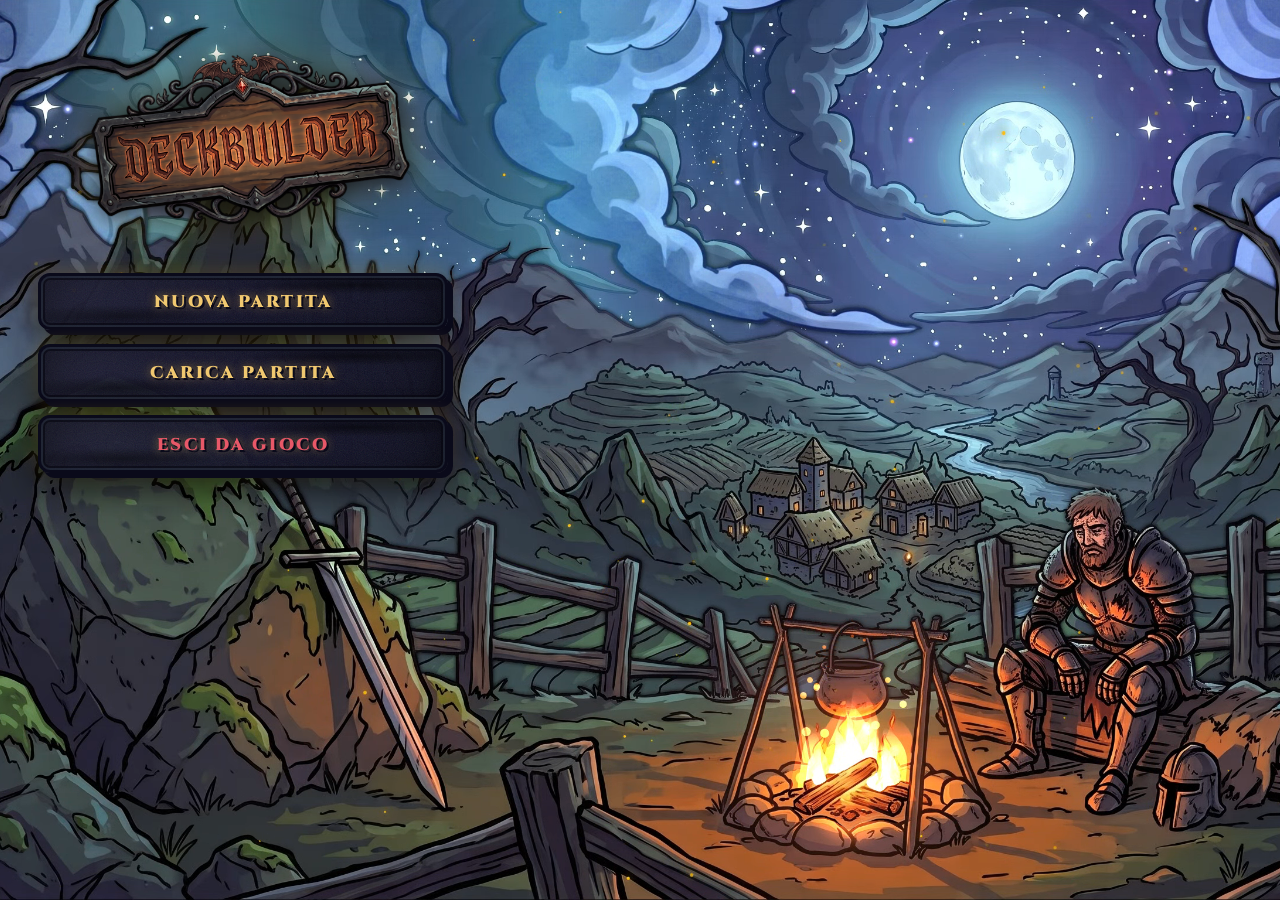
<file: index.html>
<!DOCTYPE html>
<html lang="it">
<head>
    <meta charset="UTF-8">
    <meta name="viewport" content="width=device-width, initial-scale=1.0, maximum-scale=1.0, user-scalable=no, viewport-fit=cover">
    <title>Deckbuilder</title>
    <link rel="icon" type="image/svg+xml" href="favicon.svg">
    <link rel="preconnect" href="https://fonts.googleapis.com">
    <link rel="preconnect" href="https://fonts.gstatic.com" crossorigin>
    <link href="https://fonts.googleapis.com/css2?family=Montserrat:wght@500;600;700;800&family=IM+Fell+English:ital@0;1&family=IM+Fell+English+SC&family=Kalam:wght@400;700&family=Cinzel:wght@600;900&display=swap" rel="stylesheet">
    <link rel="stylesheet" href="css/style.css">
    <link rel="stylesheet" href="css/map.css">
<style id="page-transition-style">
#page-transition {
    position: fixed;
    inset: 0;
    background: #0a0a1a;
    z-index: 99999;
    opacity: 0;
    pointer-events: none;
    transition: opacity 0.45s cubic-bezier(0.4, 0, 0.2, 1);
    will-change: opacity;
}
#page-transition.boot {
    opacity: 1;
    pointer-events: auto;
}
</style>
</head>
<body>
<div id="page-transition" class="boot"></div>
    <div id="scene-transition"></div>
    <div class="game-table" id="game-table">

        <div class="player-side">
            <div class="player-ui">
                <div class="entity-name">Eroe (Tu)</div>
                <div class="health-bar-container">
                    <div class="health-bar-fill" id="player-hp-bar" style="width: 100%;"></div>
                    <div class="health-text"><span><span id="player-hp">75</span> / <span id="player-max-hp">75</span> ❤️<span id="shield-display"></span></span></div>
                </div>
                <div class="stats-row">
                    <div class="stat-item">💎 Mana: <span id="mana-current">3</span> / <span id="mana-max">3</span></div>
                    <div class="stat-item" id="player-strength" style="display: none;"></div>
                    <div class="stat-item" id="player-weak" style="display: none;"></div>
                    <div class="stat-item" id="player-regen" style="display: none;"></div>
                </div>
            </div>
            <div class="player-bonuses" id="player-bonuses" style="display: none;"></div>
        </div>

        <div class="top-center-ui">
            <button class="icon-btn" id="open-menu-btn" title="Menu">☰</button>
            <button class="icon-btn" id="open-deck-btn" title="Mazzo">📜<span class="icon-badge" id="deck-count">0</span></button>
            <button class="icon-btn" id="open-equip-btn" title="Equipaggiamento">📦<span class="icon-badge" id="equip-unseen-count" style="display: none;">0</span></button>
            <button class="icon-btn" id="open-map-btn" title="Mappa">🗺️</button>
        </div>

        <div class="monster-ui">
            <div class="entity-name">Goblin Corrotto</div>
            <div class="health-bar-container">
                <div class="health-bar-fill" id="monster-hp-bar" style="width: 100%;"></div>
                <div class="health-text"><span><span id="monster-hp">50</span> / <span id="monster-max-hp">50</span> ❤️<span id="monster-shield-display"></span></span></div>
            </div>
            <div class="stats-row">
                <div class="stat-item" id="monster-intent">⚔️ Intento: 6 Danni</div>
                <div class="stat-item" id="monster-burn" style="display: none;"></div>
                <div class="stat-item" id="monster-poison" style="display: none;"></div>
                <div class="stat-item" id="monster-weak" style="display: none;"></div>
                <div class="stat-item" id="monster-stun" style="display: none;"></div>
            </div>
        </div>

        <div class="fx-vignette" id="fx-vignette"></div>
        <div class="fx-layer" id="fx-layer"></div>
        <div class="turn-banner" id="turn-banner"></div>
        <div class="hand-container" id="hand"></div>
    </div>

    <div class="modal-overlay" id="deck-modal">
        <div class="modal-content">
            <div class="modal-header">
                <span class="modal-title">Carte nel Mazzo</span>
                <button class="modal-close-btn" id="close-deck-btn">&times;</button>
            </div>
            <div class="deck-grid" id="deck-grid"></div>
            <div class="scroll-hint-down" id="deck-scroll-hint">▼</div>
        </div>
    </div>

    <div class="modal-overlay battle-drop-modal" id="battle-drop-modal">
        <div class="drop-stage" id="battle-drop-stage"></div>
    </div>

    <div class="tooltip-popup" id="tooltip-popup"></div>

    <video class="bg-loop" id="bg-video" autoplay muted loop playsinline preload="auto">
        <source id="bg-video-source" src="assets/bg-goblin.webm" type="video/webm">
    </video>

    <div class="menu-overlay" id="menu-overlay">
        <video class="menu-bg" id="menu-bg-video" autoplay muted loop playsinline preload="auto">
            <source id="menu-bg-source" src="assets/bg-menu.webm" type="video/webm">
        </video>
        <div class="menu-panel" id="menu-panel">
            <img class="menu-targhetta" src="assets/targhetta.png" alt="">
            <button class="menu-btn" id="menu-resume">Riprendi Partita</button>
            <button class="menu-btn" id="menu-new">Nuova Partita</button>
            <button class="menu-btn" id="menu-save">Salva Partita</button>
            <button class="menu-btn" id="menu-load">Carica Partita</button>
            <button class="menu-btn menu-btn-exit" id="menu-exit">Esci da Gioco</button>
        </div>
        <div class="menu-submodal" id="menu-submodal">
            <div class="menu-submodal-content" id="menu-submodal-content"></div>
        </div>
    </div>

    <script src="js/page-transition.js"></script>
    <script src="js/loot.js"></script>
    <script src="js/save.js"></script>
    <script src="js/data.js"></script>
    <script src="js/shop-cards.js"></script>
    <script src="js/fx-utils.js"></script>
    <script src="js/ui.js"></script>
    <script src="js/effects.js"></script>
    <script src="js/engine.js"></script>
    <script src="js/menu.js"></script>
    <script src="js/map.js"></script>
    <script src="js/main.js"></script>
<script>
// SCROLL_HINT_SCRIPT_START
(function() {
    function setup() {
        const grid = document.getElementById('deck-grid');
        const hint = document.getElementById('deck-scroll-hint');
        if (!grid || !hint) return;
        const update = () => {
            const canScroll = grid.scrollHeight > grid.clientHeight + 4;
            const atBottom = grid.scrollTop + grid.clientHeight >= grid.scrollHeight - 4;
            hint.classList.toggle('visible', canScroll && !atBottom);
        };
        grid.addEventListener('scroll', update);
        new MutationObserver(update).observe(grid, { childList: true, subtree: true });
        grid._updateScrollHint = update;
        update();
    }
    if (document.readyState === 'loading') document.addEventListener('DOMContentLoaded', setup);
    else setup();
})();
// SCROLL_HINT_SCRIPT_END
</script>
      </div>
      </div>
      </div>
    </div>


    <div id="scene-transition"></div>

    <!-- ============ MAP OVERLAY ============ -->
    <div class="map-overlay" id="map-overlay">
      <video class="map-bg-video" id="map-bg-video" autoplay muted loop playsinline preload="auto">
        <source src="assets/bg-mappa.webm" type="video/webm">
      </video>
      <div id="map-stage">
        <svg id="map-svg"></svg>
        <div id="map-nodes"></div>
      </div>
      <div class="map-stats" id="map-stats"></div>
      <button class="map-close-btn" id="map-close-btn" title="Chiudi mappa">✕</button>
      <div class="map-popup" id="map-popup">
        <div class="popup-icon" id="map-popup-icon">📜</div>
        <div class="popup-title" id="map-popup-title">Titolo</div>
        <div class="popup-text" id="map-popup-text">Testo</div>
        <button class="popup-btn" id="map-popup-btn">Continua</button>
      </div>
      <div class="map-tooltip" id="map-tooltip"></div>
    </div>

    <!-- ============ SCENE TRANSITION ============ -->
    <div id="scene-transition"></div>

</body>
</html>
</file>
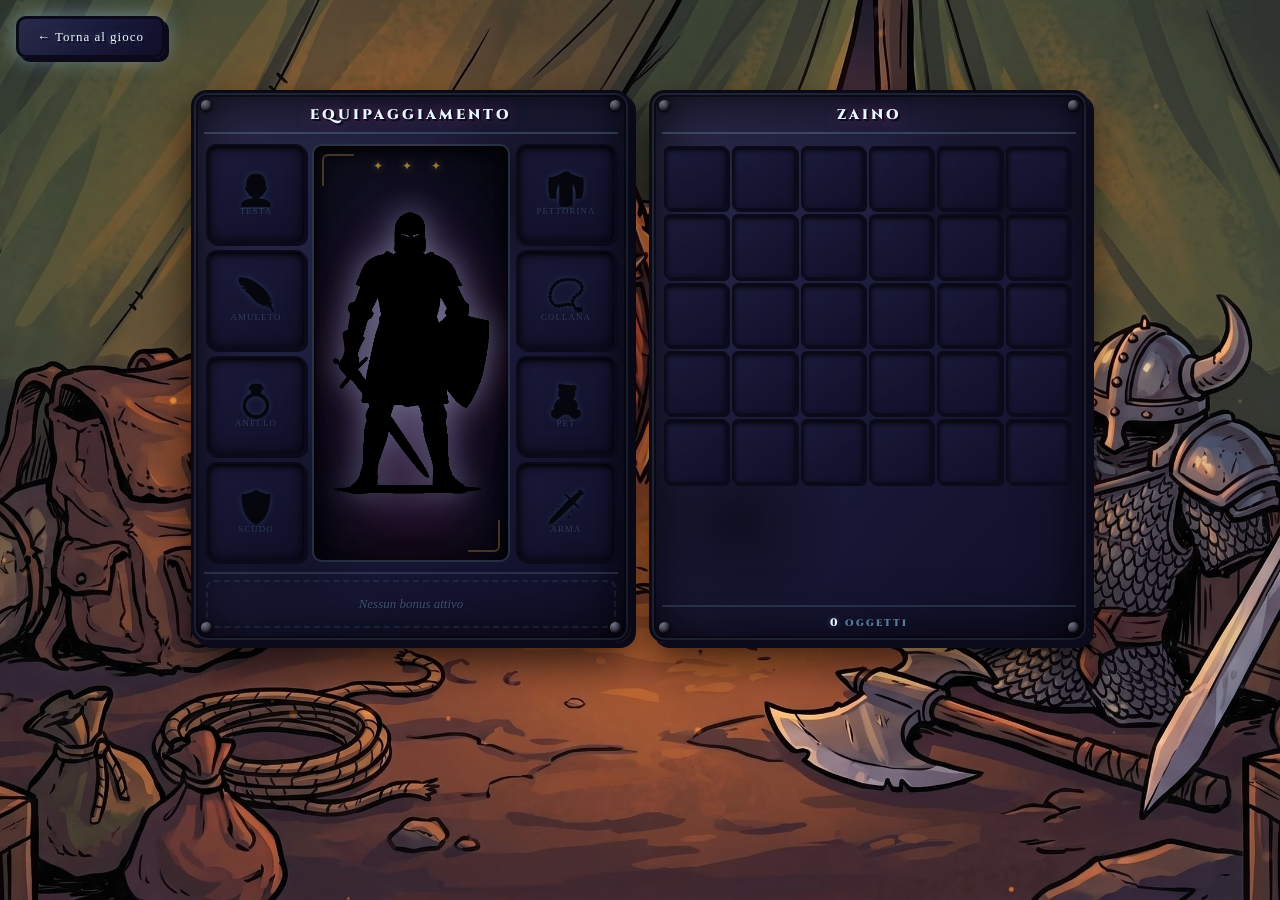
<file: equip.html>
<!DOCTYPE html>
<html lang="it">
<head>
<meta charset="UTF-8">
<meta name="viewport" content="width=device-width, initial-scale=1.0">
<title>Equipaggiamento - Deckbuilder</title>
    <link rel="icon" type="image/svg+xml" href="favicon.svg">
<link rel="preconnect" href="https://fonts.googleapis.com">
<link rel="preconnect" href="https://fonts.gstatic.com" crossorigin>
<link href="https://fonts.googleapis.com/css2?family=IM+Fell+English+SC&family=IM+Fell+English:ital@0;1&family=Kalam:wght@400;700&family=Cinzel:wght@600;900&display=swap" rel="stylesheet">
<style>
:root {
    --ink: #0a0a1a;
    --ink-deep: #05050f;
    --moon: #c8e0f0;
    --moon-bright: #e8f4ff;
    --moon-shadow: #5a7a9a;
    --magenta: #d84080;
    --gold: #d8a840;
    --gold-light: #f0c870;
    --rarity-common: #8a9bb5;
    --rarity-rare: #5db9ff;
    --rarity-epic: #d070e0;
    --rarity-legendary: #f0a840;
}
* { box-sizing: border-box; margin: 0; padding: 0; }
html, body { height: 100%; margin: 0; overflow: hidden; }
body {
    font-family: 'IM Fell English', serif;
    color: var(--moon-bright);
    background: radial-gradient(ellipse at 50% 50%, #2a2a5a 0%, #1a1a3a 40%, #0a0a1a 100%);
    padding: 20px;
    overflow-y: auto;
    position: relative;
}
.bg-loop {
    position: fixed; inset: 0;
    width: 100%; height: 100%;
    object-fit: cover; z-index: 0; pointer-events: none;
}
body::before {
    content: '';
    position: fixed; inset: 0;
    background: radial-gradient(circle at 50% 45%, rgba(10,10,26,0) 0%, rgba(10,10,26,0.15) 55%, rgba(10,10,26,0.75) 100%);
    z-index: 1; pointer-events: none;
}
.top-bar {
    position: fixed; top: 16px; left: 16px;
    z-index: 200;
    transition: filter 0.9s cubic-bezier(0.25, 0.8, 0.25, 1);
}
.back-btn {
    font-family: 'IM Fell English SC', serif; font-size: 13px; letter-spacing: 1px;
    color: var(--moon-bright);
    background: linear-gradient(135deg, #2a2a4a 0%, #1a1a3a 50%, #0f0f28 100%);
    border: 3px solid var(--ink); cursor: pointer;
    box-shadow: 4px 4px 0 var(--ink), 0 0 20px rgba(168, 213, 240, 0.5);
    padding: 10px 18px; border-radius: 10px;
    transition: all 0.25s cubic-bezier(0.25, 1, 0.5, 1);
    text-shadow: 2px 2px 0 var(--ink), 0 0 8px rgba(168,213,240,0.4);
}
.back-btn:hover {
    transform: translateY(-3px) scale(1.05);
    box-shadow: 5px 5px 0 var(--ink), 0 15px 28px rgba(0,0,0,0.6), 0 0 22px rgba(168,213,240,0.4);
}
.dim-overlay {
    position: fixed; inset: 0;
    background: rgba(0, 0, 0, 0.85);
    z-index: 50; pointer-events: none; opacity: 0;
    transition: opacity 0.9s cubic-bezier(0.25, 0.8, 0.25, 1);
}
body.stat-highlight .dim-overlay { opacity: 1; transition: opacity 0.35s ease; }
body.stat-highlight .top-bar { filter: brightness(0.3) saturate(0.5); transition: filter 0.35s ease; }
.dual-panels {
    display: flex; gap: 28px;
    justify-content: center; align-items: stretch;
    padding-top: 80px; padding-bottom: 40px;
    min-height: 100vh;
    position: relative; z-index: 2;
    flex-wrap: wrap;
    transition: z-index 0s;
}
body.stat-highlight .dual-panels { z-index: 60; }
.panel {
    position: relative;
    background:
        radial-gradient(ellipse 40% 25% at 78% 18%, rgba(0,0,0,0.5), transparent 70%),
        radial-gradient(ellipse 35% 30% at 20% 78%, rgba(0,0,0,0.4), transparent 70%),
        linear-gradient(135deg, #2a2a4a 0%, #1a1a3a 50%, #0f0f28 100%);
    border-radius: 16px;
    border: 3px solid var(--ink);
    box-shadow:
        5px 5px 0 var(--ink),
        0 20px 40px rgba(0,0,0,0.7),
        inset 0 0 0 2px rgba(168, 213, 240, 0.12),
        inset 0 0 0 4px rgba(5, 5, 15, 0.6),
        inset 0 0 60px rgba(0, 0, 0, 0.9);
    padding: 16px;
    display: flex; flex-direction: column; gap: 14px;
    transition:
        filter 0.9s cubic-bezier(0.25, 0.8, 0.25, 1),
        background 0.9s cubic-bezier(0.25, 0.8, 0.25, 1),
        border-color 0.9s cubic-bezier(0.25, 0.8, 0.25, 1),
        box-shadow 0.9s cubic-bezier(0.25, 0.8, 0.25, 1);
}
.panel.equipment { width: 520px; }
.panel.bag { width: 520px; }
body.stat-highlight .panel.equipment {
    background: linear-gradient(135deg, #05050f 0%, #0a0a1a 50%, #05050f 100%);
    border-color: #05050f;
    transition:
        filter 0.35s ease, background 0.35s ease,
        border-color 0.35s ease, box-shadow 0.35s ease;
}
body.stat-highlight .panel.bag {
    filter: brightness(0.12) saturate(0.4);
    transition: filter 0.35s ease;
}
.panel .corner {
    position: absolute; width: 11px; height: 11px; border-radius: 50%;
    background: radial-gradient(circle at 35% 30%, #6a6a7a 0%, #2a2a3a 60%, #0a0a15 100%);
    box-shadow:
        inset -1px -1px 2px rgba(0,0,0,0.8),
        inset 1px 1px 2px rgba(255,255,255,0.18),
        0 1px 3px rgba(0,0,0,0.9);
    z-index: 5; pointer-events: none;
    transition: filter 0.9s cubic-bezier(0.25, 0.8, 0.25, 1);
}
.panel .corner.tl { top: 7px; left: 7px; }
.panel .corner.tr { top: 7px; right: 7px; }
.panel .corner.bl { bottom: 7px; left: 7px; }
.panel .corner.br { bottom: 7px; right: 7px; }
body.stat-highlight .panel.equipment > .corner { filter: brightness(0.15); transition: filter 0.35s ease; }
.panel-header {
    font-family: 'Cinzel', serif; font-size: 17px; font-weight: 900;
    letter-spacing: 5px; text-transform: uppercase;
    color: var(--moon-bright); text-align: center;
    padding: 4px 0 12px;
    border-bottom: 2px solid rgba(168,213,240,0.2);
    text-shadow: 2px 2px 0 var(--ink), 1px 1px 0 var(--ink), 0 0 15px rgba(216,64,128,0.5);
    position: relative; flex-shrink: 0;
    transition: filter 0.9s cubic-bezier(0.25, 0.8, 0.25, 1), border-bottom-color 0.9s cubic-bezier(0.25, 0.8, 0.25, 1);
}
body.stat-highlight .panel.equipment .panel-header {
    filter: brightness(0.15);
    border-bottom-color: rgba(50, 60, 80, 0.2);
    transition: filter 0.35s ease, border-bottom-color 0.35s ease;
}
.equip-layout {
    display: grid;
    grid-template-columns: 130px 1fr 130px;
    grid-template-rows: repeat(4, 130px);
    gap: 10px;
    flex-shrink: 0;
    overflow: hidden;
    padding: 2px;
}
.slot {
    position: relative;
    border: 2px solid var(--ink);
    border-radius: 10px;
    background: linear-gradient(145deg, rgba(26,26,58,0.85), rgba(15,15,40,0.95));
    box-shadow: 2px 2px 0 var(--ink), inset 0 2px 5px rgba(0,0,0,0.9), inset 0 0 15px rgba(0,0,0,0.7);
    display: flex; flex-direction: column;
    align-items: center; justify-content: center;
    cursor: pointer; overflow: hidden;
    padding: 4px; gap: 2px;
    transition:
        background 0.25s ease, border-color 0.25s ease, box-shadow 0.25s ease,
        transform 0.3s ease,
        filter 0.9s cubic-bezier(0.25, 0.8, 0.25, 1),
        opacity 0.9s cubic-bezier(0.25, 0.8, 0.25, 1);
}
body.stat-highlight .slot {
    transition:
        background 0.25s ease, border-color 0.25s ease, box-shadow 0.25s ease,
        transform 0.3s ease, filter 0.35s ease, opacity 0.35s ease;
}
.slot:hover {
    border-color: var(--moon);
    background: linear-gradient(145deg, rgba(42,42,74,0.9), rgba(26,26,58,0.95));
}
.slot.filled {
    border-color: var(--rarity, var(--moon));
    background:
        radial-gradient(ellipse 60% 40% at 50% 50%, var(--rarity-glow, rgba(122,216,255,0.15)), transparent 70%),
        linear-gradient(145deg, rgba(42,42,74,0.85), rgba(15,15,40,0.95));
    box-shadow: 2px 2px 0 var(--ink), inset 0 2px 5px rgba(0,0,0,0.7), 0 0 12px var(--rarity-glow, rgba(168,213,240,0.3));
}
.slot.filled.rarity-leggendario { animation: legendary-glow 2.5s ease-in-out infinite; }
@keyframes legendary-glow {
    0%, 100% { box-shadow: 2px 2px 0 var(--ink), 0 0 12px rgba(240,168,64,0.5); }
    50% { box-shadow: 2px 2px 0 var(--ink), 0 0 25px rgba(240,168,64,0.9); }
}
body.stat-highlight .panel.equipment .slot:not(.bonus-source) { filter: brightness(0.12) saturate(0.3); }
body.stat-highlight .slot.bonus-source {
    z-index: 30;
    filter: brightness(1.05) saturate(1.05) !important;
    transform: scale(1.03);
    border-color: var(--rarity, var(--moon-bright));
    box-shadow:
        2px 2px 0 var(--ink),
        0 0 10px var(--rarity-glow, rgba(232, 244, 255, 0.5)),
        inset 0 0 15px rgba(255, 255, 255, 0.08) !important;
    animation: none !important;
}
body.stat-highlight .slot.bonus-source .slot-icon {
    filter: drop-shadow(2px 2px 0 var(--ink)) drop-shadow(0 0 8px var(--rarity-glow, rgba(232, 244, 255, 0.7)));
    transform: scale(1.05); opacity: 1;
}
.slot-icon {
    font-size: 44px; line-height: 1;
    filter:
        grayscale(1) brightness(0.12) contrast(1.8)
        sepia(0.6) hue-rotate(180deg) saturate(0.5)
        drop-shadow(0 0 2px rgba(90, 122, 154, 0.35))
        drop-shadow(0 0 5px rgba(90, 122, 154, 0.15));
    opacity: 0.7;
    transition:
        filter 0.9s cubic-bezier(0.25, 0.8, 0.25, 1),
        transform 0.4s ease,
        opacity 0.9s cubic-bezier(0.25, 0.8, 0.25, 1);
}
body.stat-highlight .slot-icon { transition: filter 0.35s ease, transform 0.4s ease, opacity 0.35s ease; }
.slot.filled .slot-icon {
    filter: drop-shadow(2px 2px 0 var(--ink)) drop-shadow(0 0 12px var(--rarity-glow));
    opacity: 1; text-shadow: 2px 2px 0 var(--ink);
}
.slot-label {
    font-family: 'IM Fell English SC', serif; font-size: 9px;
    letter-spacing: 1px; text-transform: uppercase;
    color: var(--moon-shadow); text-shadow: 1px 1px 0 var(--ink);
    text-align: center; line-height: 1; pointer-events: none;
    white-space: nowrap; opacity: 0.4;
}
.slot.filled .slot-label { display: none; }
.slot-item-name {
    position: absolute; bottom: 3px; left: 3px; right: 3px;
    text-align: center; font-family: 'Kalam', cursive;
    font-size: 9px; font-weight: 700; color: var(--moon-bright);
    text-shadow: 1px 1px 0 var(--ink);
    pointer-events: none;
    white-space: nowrap; overflow: hidden; text-overflow: ellipsis;
    display: none;
}
.slot.filled .slot-item-name { display: block; }
.silhouette-area {
    grid-column: 2; grid-row: 1 / 5;
    position: relative;
    display: flex; align-items: center; justify-content: center;
    border: 2px solid rgba(168,213,240,0.18);
    border-radius: 10px;
    background:
        radial-gradient(ellipse 60% 50% at 50% 45%, rgba(122,216,255,0.08), transparent 70%),
        radial-gradient(ellipse 70% 40% at 50% 100%, rgba(216,64,128,0.1), transparent 70%),
        linear-gradient(180deg, rgba(5,5,15,0.6), rgba(10,10,26,0.9));
    box-shadow: inset 0 4px 12px rgba(0,0,0,0.9), inset 0 0 60px rgba(0,0,0,0.8);
    overflow: hidden;
    transition: filter 0.9s cubic-bezier(0.25, 0.8, 0.25, 1), border-color 0.9s cubic-bezier(0.25, 0.8, 0.25, 1);
}
body.stat-highlight .panel.equipment .silhouette-area {
    filter: brightness(0.12);
    border-color: rgba(50, 60, 80, 0.15);
    transition: filter 0.35s ease, border-color 0.35s ease;
}
#avatar-canvas {
    display: block;
    min-width: 0; min-height: 0;
    max-width: 80%; max-height: 92%;
    width: auto; height: auto;
    position: relative; z-index: 2;
    filter:
        drop-shadow(0 0 15px rgba(168, 213, 240, 0.4))
        drop-shadow(0 0 30px rgba(216, 64, 128, 0.25));
    animation: avatar-breathe 5s ease-in-out infinite;
}
@keyframes avatar-breathe {
    0%, 100% { transform: translateY(0) scale(1); }
    50% { transform: translateY(-2px) scale(1.008); }
}
.avatar-aura {
    position: absolute; inset: 8%;
    border-radius: 50%;
    background: radial-gradient(ellipse at 50% 55%,
        rgba(168, 213, 240, 0.18) 0%,
        rgba(122, 74, 170, 0.12) 30%,
        transparent 65%);
    filter: blur(20px); z-index: 1;
    pointer-events: none;
    animation: aura-pulse-slow 6s ease-in-out infinite;
}
@keyframes aura-pulse-slow {
    0%, 100% { opacity: 0.7; transform: scale(1); }
    50% { opacity: 1; transform: scale(1.06); }
}
.avatar-shadow {
    position: absolute; bottom: 12px; left: 50%;
    transform: translateX(-50%);
    width: 60%; height: 10px;
    background: radial-gradient(ellipse at 50% 50%, rgba(0, 0, 0, 0.7) 0%, transparent 70%);
    filter: blur(6px); z-index: 1;
    pointer-events: none;
}
.silhouette-area::before, .silhouette-area::after {
    content: '';
    position: absolute;
    width: 30px; height: 30px;
    border: 2px solid var(--gold);
    opacity: 0.3; pointer-events: none; z-index: 3;
}
.silhouette-area::before {
    top: 8px; left: 8px;
    border-right: none; border-bottom: none;
    border-top-left-radius: 6px;
}
.silhouette-area::after {
    bottom: 8px; right: 8px;
    border-left: none; border-top: none;
    border-bottom-right-radius: 6px;
}
.avatar-rune {
    position: absolute; top: 12px; left: 50%;
    transform: translateX(-50%);
    font-family: 'Cinzel', serif; font-size: 12px;
    color: var(--gold);
    text-shadow: 0 0 10px rgba(216, 168, 64, 0.8), 0 0 20px rgba(216, 168, 64, 0.4);
    letter-spacing: 8px; z-index: 3; opacity: 0.7;
    pointer-events: none;
}
.slot[data-slot="head"]     { grid-column: 1; grid-row: 1; }
.slot[data-slot="amulet"]   { grid-column: 1; grid-row: 2; }
.slot[data-slot="ring"]     { grid-column: 1; grid-row: 3; }
.slot[data-slot="shield"]   { grid-column: 1; grid-row: 4; }
.slot[data-slot="chest"]    { grid-column: 3; grid-row: 1; }
.slot[data-slot="necklace"] { grid-column: 3; grid-row: 2; }
.slot[data-slot="pet"]      { grid-column: 3; grid-row: 3; }
.slot[data-slot="weapon"]   { grid-column: 3; grid-row: 4; }
.bag-wrapper {
    flex: 1 1 auto; min-height: 0;
    overflow-y: auto; overflow-x: hidden;
    padding: 4px 6px 4px 2px;
}
.bag-wrapper::-webkit-scrollbar { width: 10px; }
.bag-wrapper::-webkit-scrollbar-track {
    background: rgba(5, 5, 15, 0.6);
    border-radius: 5px;
    border: 1px solid rgba(168,213,240,0.1);
}
.bag-wrapper::-webkit-scrollbar-thumb {
    background: linear-gradient(180deg, rgba(168,213,240,0.4), rgba(90,122,154,0.6));
    border-radius: 5px;
    border: 1px solid var(--ink);
    box-shadow: inset 0 0 4px rgba(0,0,0,0.5);
}
.bag-grid {
    display: grid;
    grid-template-columns: repeat(6, 1fr);
    gap: 6px;
}
.bag-slot {
    position: relative; aspect-ratio: 1;
    border: 2px solid var(--ink);
    border-radius: 6px;
    background: linear-gradient(145deg, rgba(26,26,58,0.85), rgba(15,15,40,0.95));
    box-shadow: 2px 2px 0 var(--ink), inset 0 2px 5px rgba(0,0,0,0.9);
    display: flex; align-items: center; justify-content: center;
    cursor: pointer; transition: all 0.2s ease;
    font-size: 26px; color: var(--moon-shadow);
    text-shadow: 2px 2px 0 var(--ink);
}
.bag-slot:hover { border-color: var(--moon); transform: translateY(-2px); }
.bag-slot.filled {
    border-color: var(--rarity, var(--moon));
    background:
        radial-gradient(ellipse 60% 40% at 50% 50%, var(--rarity-glow, rgba(122,216,255,0.15)), transparent 70%),
        linear-gradient(145deg, rgba(42,42,74,0.85), rgba(15,15,40,0.95));
    color: var(--moon-bright);
    text-shadow: 2px 2px 0 var(--ink), 0 0 10px var(--rarity-glow);
    box-shadow: 2px 2px 0 var(--ink), inset 0 2px 5px rgba(0,0,0,0.7), 0 0 10px var(--rarity-glow);
}
.bag-slot.filled.rarity-leggendario { animation: legendary-glow-bag 2.5s ease-in-out infinite; }
@keyframes legendary-glow-bag {
    0%, 100% { box-shadow: 2px 2px 0 var(--ink), 0 0 10px rgba(240,168,64,0.5); }
    50% { box-shadow: 2px 2px 0 var(--ink), 0 0 20px rgba(240,168,64,0.9); }
}
.bag-counter {
    font-family: 'Cinzel', serif; font-size: 11px; font-weight: 900;
    letter-spacing: 2px; color: var(--moon-shadow);
    text-align: center; text-shadow: 1px 1px 0 var(--ink);
    padding-top: 8px;
    border-top: 2px solid rgba(168,213,240,0.15);
    flex-shrink: 0;
}
.bag-counter .value {
    color: var(--moon-bright);
    text-shadow: 1px 1px 0 var(--ink), 0 0 6px rgba(168,213,240,0.4);
}
.stats-summary {
    display: flex; flex-direction: column; gap: 6px;
    padding: 12px 4px 4px;
    border-top: 2px solid rgba(168,213,240,0.15);
    flex-shrink: 0; position: relative; z-index: 10;
    transition: border-top-color 0.9s cubic-bezier(0.25, 0.8, 0.25, 1);
}
body.stat-highlight .panel.equipment .stats-summary {
    border-top-color: rgba(50, 60, 80, 0.2);
    transition: border-top-color 0.35s ease;
}
.stat-row {
    display: flex; align-items: center; gap: 14px;
    padding: 8px 14px;
    border: 2px solid var(--ink); border-radius: 8px;
    background:
        radial-gradient(ellipse 80% 100% at 0% 50%, rgba(122, 216, 255, 0.04), transparent 70%),
        linear-gradient(90deg, rgba(5, 5, 15, 0.7), rgba(15, 15, 40, 0.5));
    cursor: help; position: relative;
    transition:
        border-color 0.25s ease, background 0.25s ease, box-shadow 0.25s ease,
        transform 0.25s ease,
        filter 0.9s cubic-bezier(0.25, 0.8, 0.25, 1);
}
body.stat-highlight .panel.equipment .stat-row {
    transition:
        border-color 0.25s ease, background 0.25s ease, box-shadow 0.25s ease,
        transform 0.25s ease, filter 0.35s ease;
}
body.stat-highlight .panel.equipment .stat-row:not(:hover) { filter: brightness(0.15) saturate(0.3); }
.stat-row:hover {
    z-index: 40;
    border-color: var(--moon);
    background:
        radial-gradient(ellipse 80% 100% at 0% 50%, rgba(122, 216, 255, 0.12), transparent 70%),
        linear-gradient(90deg, rgba(26, 26, 58, 0.95), rgba(15, 15, 40, 0.85));
    box-shadow: 0 0 15px rgba(168, 213, 240, 0.4), inset 0 1px 0 rgba(168, 213, 240, 0.2);
    transform: translateX(3px); filter: brightness(1) !important;
}
.stat-row .stat-icon { font-size: 22px; line-height: 1; flex-shrink: 0; filter: drop-shadow(0 0 6px rgba(168, 213, 240, 0.4)); }
.stat-row .stat-value {
    font-family: 'Cinzel', serif; font-size: 17px; font-weight: 900;
    color: var(--moon-bright); min-width: 42px; text-align: right;
    text-shadow: 1px 1px 0 var(--ink), 0 0 10px rgba(168, 213, 240, 0.6);
    flex-shrink: 0;
}
.stat-row .stat-label {
    font-family: 'Kalam', cursive; font-size: 13.5px; line-height: 1.3;
    color: var(--moon); text-shadow: 1px 1px 0 var(--ink); flex: 1;
}
.stat-row .stat-label b {
    color: var(--moon-bright); font-weight: 700;
    text-shadow: 1px 1px 0 var(--ink), 0 0 6px rgba(168, 213, 240, 0.5);
}
.stat-empty {
    font-family: 'IM Fell English', serif; font-style: italic; font-size: 13px;
    color: var(--moon-shadow); text-align: center;
    padding: 14px 20px; text-shadow: 1px 1px 0 var(--ink);
    opacity: 0.6;
    border: 2px dashed rgba(168, 213, 240, 0.15);
    border-radius: 8px;
}
.modal-overlay {
    position: fixed; inset: 0;
    background: rgba(0, 0, 0, 0.92);
    backdrop-filter: blur(12px);
    display: flex; justify-content: center; align-items: center;
    z-index: 1000; opacity: 0; pointer-events: none;
    transition: opacity 0.4s ease; padding: 20px;
    overflow: hidden;
}
.modal-overlay.active { opacity: 1; pointer-events: auto; }
.drop-stage {
    position: relative;
    display: flex; flex-direction: column;
    align-items: center; justify-content: center;
    width: 100%; max-width: 700px;
    min-height: 100vh; padding: 40px 20px;
}
.drop-title {
    font-family: 'Cinzel', serif; font-size: 34px; font-weight: 900;
    letter-spacing: 8px; text-transform: uppercase;
    color: var(--gold-light);
    text-shadow: 3px 3px 0 var(--ink), 1px 1px 0 var(--ink),
        0 0 25px rgba(216,168,64,0.9), 0 0 50px rgba(216,168,64,0.5);
    margin-bottom: 12px;
    animation: title-glow 2.5s ease-in-out infinite;
    position: relative; z-index: 3;
}
@keyframes title-glow {
    0%, 100% { text-shadow: 3px 3px 0 var(--ink), 1px 1px 0 var(--ink), 0 0 25px rgba(216,168,64,0.9), 0 0 50px rgba(216,168,64,0.5); }
    50% { text-shadow: 3px 3px 0 var(--ink), 1px 1px 0 var(--ink), 0 0 40px rgba(216,168,64,1), 0 0 80px rgba(216,168,64,0.8); }
}
.drop-subtitle {
    font-family: 'IM Fell English', serif; font-style: italic; font-size: 16px;
    color: var(--moon-shadow); text-shadow: 1px 1px 0 var(--ink);
    margin-bottom: 40px; position: relative; z-index: 3;
}
.drop-emoji-wrap {
    position: relative;
    display: flex; align-items: center; justify-content: center;
    width: 280px; height: 280px; margin-bottom: 32px;
    z-index: 3;
}
.drop-emoji-wrap::before {
    content: '';
    position: absolute; inset: 0; border-radius: 50%;
    background: radial-gradient(circle at 50% 50%, var(--rarity-glow) 0%, transparent 65%);
    filter: blur(20px);
    animation: aura-pulse 3s ease-in-out infinite;
    z-index: 1;
}
@keyframes aura-pulse {
    0%, 100% { transform: scale(1); opacity: 0.7; }
    50% { transform: scale(1.15); opacity: 1; }
}
.drop-emoji-wrap::after {
    content: '';
    position: absolute; inset: 15px; border-radius: 50%;
    border: 2px solid var(--rarity, var(--moon));
    opacity: 0.4;
    animation: ring-spin 12s linear infinite;
    box-shadow: inset 0 0 30px var(--rarity-glow), 0 0 30px var(--rarity-glow);
    z-index: 1;
}
@keyframes ring-spin {
    0% { transform: rotate(0deg) scale(1); opacity: 0.3; }
    50% { transform: rotate(180deg) scale(1.05); opacity: 0.6; }
    100% { transform: rotate(360deg) scale(1); opacity: 0.3; }
}
.drop-emoji {
    font-size: 200px; line-height: 1;
    position: relative; z-index: 2;
    filter: drop-shadow(0 0 30px var(--rarity-glow)) drop-shadow(0 0 60px var(--rarity-glow));
    animation: item-drop 1.2s cubic-bezier(0.34, 1.56, 0.64, 1) forwards;
    transform-origin: center bottom;
}
@keyframes item-drop {
    0% { transform: translateY(-120vh) scale(0.4) rotate(-25deg); opacity: 0; }
    30% { transform: translateY(-20px) scale(1) rotate(8deg); opacity: 1; }
    45% { transform: translateY(0) scale(1.15) rotate(-5deg); }
    55% { transform: translateY(-30px) scale(1.05) rotate(3deg); }
    70% { transform: translateY(0) scale(1) rotate(-2deg); }
    80% { transform: translateY(-8px) scale(1.02) rotate(1deg); }
    100% { transform: translateY(0) scale(1) rotate(0deg); opacity: 1; }
}
.drop-impact {
    position: absolute; width: 0; height: 0; border-radius: 50%;
    border: 4px solid var(--rarity, var(--moon));
    top: 50%; left: 50%;
    transform: translate(-50%, -50%);
    pointer-events: none; z-index: 2; opacity: 0;
    animation: impact-wave 1.2s ease-out 0.35s forwards;
}
@keyframes impact-wave {
    0% { width: 0; height: 0; opacity: 0.9; border-width: 6px; }
    100% { width: 500px; height: 500px; opacity: 0; border-width: 1px; }
}
.drop-particles { position: absolute; inset: 0; pointer-events: none; z-index: 2; }
.drop-particle {
    position: absolute; top: 50%; left: 50%;
    width: 8px; height: 8px; border-radius: 50%;
    background: var(--rarity, var(--moon));
    box-shadow: 0 0 12px var(--rarity-glow);
    opacity: 0;
    animation: particle-fly 1.2s ease-out 0.35s forwards;
}
@keyframes particle-fly {
    0% { opacity: 1; transform: translate(-50%, -50%) scale(1); }
    100% { opacity: 0; transform: translate(calc(-50% + var(--px, 0px)), calc(-50% + var(--py, 0px))) scale(0.2); }
}
.drop-info {
    display: flex; flex-direction: column; align-items: center; gap: 12px;
    z-index: 3; opacity: 0;
    animation: info-appear 0.6s ease-out 0.7s forwards;
}
@keyframes info-appear {
    from { opacity: 0; transform: translateY(20px); }
    to { opacity: 1; transform: translateY(0); }
}
.drop-rarity-badge {
    font-family: 'Cinzel', serif; font-size: 13px; font-weight: 900;
    letter-spacing: 4px; text-transform: uppercase;
    color: var(--rarity, var(--moon-bright));
    text-shadow: 1px 1px 0 var(--ink), 0 0 15px var(--rarity-glow), 0 0 30px var(--rarity-glow);
    padding: 6px 18px;
    border: 2px solid var(--rarity, var(--moon));
    border-radius: 6px;
    background: rgba(10, 10, 26, 0.6);
    box-shadow: 0 0 20px var(--rarity-glow), inset 0 0 15px rgba(0, 0, 0, 0.5);
}
.drop-name {
    font-family: 'IM Fell English SC', serif; font-size: 32px;
    letter-spacing: 1px; color: var(--moon-bright);
    text-align: center;
    text-shadow: 3px 3px 0 var(--ink), 1px 1px 0 var(--ink), 0 0 20px var(--rarity-glow);
    line-height: 1.15; margin-top: 4px;
}
.drop-slot-type {
    font-family: 'Kalam', cursive; font-size: 14px; font-weight: 700;
    letter-spacing: 3px; text-transform: uppercase;
    color: var(--moon-shadow); text-shadow: 1px 1px 0 var(--ink);
    opacity: 0.8;
}
.drop-effect {
    font-family: 'Kalam', cursive; font-size: 17px; line-height: 1.5;
    color: var(--moon); text-align: center;
    margin-top: 18px; padding: 14px 28px;
    border: 2px solid var(--ink); border-radius: 10px;
    background:
        radial-gradient(ellipse 60% 40% at 50% 50%, var(--rarity-glow), transparent 70%),
        linear-gradient(180deg, rgba(20, 20, 45, 0.85), rgba(10, 10, 26, 0.95));
    box-shadow: inset 0 1px 2px rgba(0, 0, 0, 0.6), inset 0 0 25px rgba(0, 0, 0, 0.7), 0 0 15px var(--rarity-glow);
    text-shadow: 1px 1px 0 var(--ink);
    max-width: 480px;
}
.drop-effect b {
    color: var(--rarity, var(--moon-bright)); font-weight: 700;
    text-shadow: 1px 1px 0 var(--ink), 0 0 10px var(--rarity-glow);
}
.drop-collect-btn {
    font-family: 'Cinzel', serif; font-size: 16px; font-weight: 900;
    letter-spacing: 5px; text-transform: uppercase;
    color: var(--gold-light);
    padding: 16px 48px; border-radius: 12px;
    border: 3px solid var(--ink); cursor: pointer;
    margin-top: 32px;
    background:
        radial-gradient(ellipse 60% 40% at 50% 50%, rgba(216, 168, 64, 0.15), transparent 70%),
        linear-gradient(135deg, rgba(42, 42, 74, 0.95), rgba(26, 26, 58, 0.95));
    box-shadow: 5px 5px 0 var(--ink), 0 15px 28px rgba(0, 0, 0, 0.6), 0 0 25px rgba(216, 168, 64, 0.5), inset 0 0 20px rgba(216, 168, 64, 0.1);
    text-shadow: 2px 2px 0 var(--ink), 0 0 15px rgba(216, 168, 64, 0.8);
    transition: all 0.25s cubic-bezier(0.25, 1, 0.5, 1);
    opacity: 0;
    animation: info-appear 0.6s ease-out 1s forwards;
    z-index: 3;
}
.drop-collect-btn:hover {
    transform: translateY(-3px) scale(1.05);
    box-shadow: 6px 6px 0 var(--ink), 0 20px 35px rgba(0, 0, 0, 0.7), 0 0 40px rgba(216, 168, 64, 0.8), inset 0 0 25px rgba(216, 168, 64, 0.2);
    color: #fff;
}
.toast {
    position: fixed; top: 80px; left: 50%;
    transform: translateX(-50%) translateY(-20px);
    z-index: 2000;
    font-family: 'Cinzel', serif; font-size: 13px; font-weight: 900;
    letter-spacing: 2px; text-transform: uppercase;
    color: var(--gold-light);
    padding: 10px 22px; border: 3px solid var(--ink); border-radius: 12px;
    background: linear-gradient(145deg, rgba(26,26,58,0.96), rgba(10,10,26,0.97));
    box-shadow: 5px 5px 0 var(--ink), 0 0 30px rgba(216,168,64,0.5);
    text-shadow: 2px 2px 0 var(--ink), 0 0 12px rgba(216,168,64,0.7);
    opacity: 0; pointer-events: none;
    transition: all 0.4s cubic-bezier(0.34, 1.56, 0.64, 1);
}
.toast.visible { opacity: 1; transform: translateX(-50%) translateY(0); }
        /* RESPONSIVE_EQUIP_START */
        @media (max-height: 1200px) {
            .dual-panels {
                padding-top: 70px;
                padding-bottom: 15px;
                gap: 18px;
                min-height: auto;
            }
            .panel { padding: 10px; gap: 8px; }
            .panel.equipment, .panel.bag { width: 440px; }
            .equip-layout {
                grid-template-rows: repeat(4, 100px);
                grid-template-columns: 100px 1fr 100px;
                gap: 6px;
            }
            .slot-icon { font-size: 32px; }
            .slot-item-name { font-size: 8px; bottom: 2px; }
            .stats-summary { gap: 3px; padding: 6px 2px 2px; }
            .stat-row { padding: 5px 8px; gap: 8px; }
            .stat-row .stat-icon { font-size: 16px; }
            .stat-row .stat-value { font-size: 14px; min-width: 30px; }
            .stat-row .stat-label { font-size: 11px; }
            .bag-grid { grid-template-columns: repeat(6, 1fr); gap: 4px; }
            .bag-slot { font-size: 20px; }
            .panel-header { font-size: 14px; padding: 2px 0 8px; letter-spacing: 3px; }
        }
        /* RESPONSIVE_EQUIP_END */
        /* ==+ B2_EQUIP_FIX2_START +== */
        /* Il wrapper HTML orfano viene neutralizzato */
        .stats-summary-wrapper { display: contents; }
        /* La vecchia freccia HTML fuori posto viene nascosta */
        .scroll-hint-down { display: none !important; }
        /* Il panel non cresce mai oltre il viewport */
        .panel.equipment {
            max-height: calc(100vh - 100px);
            overflow: hidden;
        }
        /* Stats-summary prende lo spazio residuo del panel */
        .stats-summary {
            flex: 1 1 auto;
            min-height: 0;
            overflow-y: auto;
            scrollbar-width: none;
            -ms-overflow-style: none;
        }
        .stats-summary::-webkit-scrollbar { display: none; }
        /* Freccia in basso al centro del PANNELLO equipment */
        .panel.equipment::after {
            content: '▼';
            position: absolute;
            bottom: 14px;
            left: 50%;
            transform: translateX(-50%);
            font-size: 22px;
            color: #f0c870;
            text-shadow: 0 0 10px rgba(216,168,64,0.9), 2px 2px 0 #0a0a1a;
            pointer-events: none;
            opacity: 0;
            transition: opacity 0.3s ease;
            z-index: 20;
        }
        .panel.equipment.show-scroll-hint::after {
            opacity: 1;
            animation: scroll-hint-bounce-eq 1.5s ease-in-out infinite;
        }
        @keyframes scroll-hint-bounce-eq {
            0%, 100% { transform: translateX(-50%) translateY(0); }
            50%      { transform: translateX(-50%) translateY(5px); }
        }
        /* ==+ B2_EQUIP_FIX2_END +== */
        /* FIX_VELO_RIMOSSO — rimuove il velo scuro sopra il video */
        body::before { display: none !important; }
        body::after  { display: none !important; }
</style>
<style id="page-transition-style">
#page-transition {
    position: fixed;
    inset: 0;
    background: #0a0a1a;
    z-index: 99999;
    opacity: 0;
    pointer-events: none;
    transition: opacity 0.45s cubic-bezier(0.4, 0, 0.2, 1);
    will-change: opacity;
}
#page-transition.boot {
    opacity: 1;
    pointer-events: auto;
}
</style>
</head>
<body>
<div id="page-transition" class="boot"></div>

<video class="bg-loop" autoplay muted loop playsinline preload="auto">
    <source src="assets/bg-zaino.webm" type="video/webm">
</video>

<div class="top-bar">
    <button class="back-btn" id="btn-back">← Torna al gioco</button>
</div>

<div class="dim-overlay"></div>

<div class="dual-panels">
    <div class="panel equipment">
        <div class="corner tl"></div>
        <div class="corner tr"></div>
        <div class="corner bl"></div>
        <div class="corner br"></div>
        <div class="panel-header">Equipaggiamento</div>
        <div class="equip-layout">
            <div class="silhouette-area">
                <div class="avatar-aura"></div>
                <div class="avatar-rune">✦ ✦ ✦</div>
                <canvas id="avatar-canvas"></canvas>
                <div class="avatar-shadow"></div>
            </div>
            <div class="slot" data-slot="head"></div>
            <div class="slot" data-slot="amulet"></div>
            <div class="slot" data-slot="ring"></div>
            <div class="slot" data-slot="shield"></div>
            <div class="slot" data-slot="chest"></div>
            <div class="slot" data-slot="necklace"></div>
            <div class="slot" data-slot="pet"></div>
            <div class="slot" data-slot="weapon"></div>
        </div>
        <div class="stats-summary-wrapper">
            <div class="stats-summary" id="stats-summary"></div>
            <div class="scroll-hint-down" id="stats-scroll-hint">▼</div>
        </div>
    </div>
    <div class="panel bag">
        <div class="corner tl"></div>
        <div class="corner tr"></div>
        <div class="corner bl"></div>
        <div class="corner br"></div>
        <div class="panel-header">Zaino</div>
        <div class="bag-wrapper">
            <div class="bag-grid" id="bag-grid"></div>
        </div>
        <div class="bag-counter" id="bag-counter"><span class="value">0</span> oggetti</div>
    </div>
</div>

<div class="modal-overlay" id="drop-modal">
    <div class="drop-stage" id="drop-stage"></div>
</div>

<div class="toast" id="toast"></div>

    <script src="js/page-transition.js"></script>
<script src="js/loot.js"></script>
<script>
(function() {
    'use strict';

    /* Avatar */
    (function loadAvatar() {
        var img = new Image();
        img.onload = function() {
            var c = document.getElementById('avatar-canvas');
            c.width = img.naturalWidth;
            c.height = img.naturalHeight;
            var ctx = c.getContext('2d');
            ctx.clearRect(0, 0, c.width, c.height);
            ctx.drawImage(img, 0, 0);
            c.style.aspectRatio = img.naturalWidth + ' / ' + img.naturalHeight;
        };
        img.src = "[data-uri]";
    })();

    const SLOTS = [
        { id: 'head',     name: 'Testa',     emptyIcon: '👨🏻‍🦲' },
        { id: 'amulet',   name: 'Amuleto',   emptyIcon: '🪶' },
        { id: 'ring',     name: 'Anello',    emptyIcon: '💍' },
        { id: 'shield',   name: 'Scudo',     emptyIcon: '🛡️' },
        { id: 'chest',    name: 'Pettorina', emptyIcon: '👘' },
        { id: 'necklace', name: 'Collana',   emptyIcon: '📿' },
        { id: 'pet',      name: 'Pet',       emptyIcon: '🧸' },
        { id: 'weapon',   name: 'Arma',      emptyIcon: '🗡️' },
    ];

    const STAT_LABELS = {
        hpMax:       { icon: '❤️', label: (v) => `Vita massima aumentata di <b>+${v}</b>` },
        dmgBonus:    { icon: '⚔️', label: (v) => `Danno delle carte aumentato di <b>+${v}</b>` },
        shieldStart: { icon: '🛡️', label: (v) => `Scudo iniziale aumentato di <b>+${v}</b>` },
        manaMax:     { icon: '💎', label: (v) => `Mana massimo aumentato di <b>+${v}</b>` },
        regen:       { icon: '💚', label: (v) => `Rigenerazione di <b>+${v} HP</b> a ogni turno` },
        extraDraw:   { icon: '🎴', label: (v) => `Pesca <b>+${v} carta${v > 1 ? 'e' : ''}</b> extra a inizio turno` },
        totReroll:   { icon: '🎲', label: (v) => `<b>+${v} reroll</b> disponibili all'antiquario` }
    };

    // Usa LootSystem come sorgente dati
    const Loot = window.LootSystem;

    let inventory = Loot.getInventory();
    let equipped = Loot.getEquipped();
    SLOTS.forEach(s => { if (!(s.id in equipped)) equipped[s.id] = null; });

    function persistState() {
        Loot.saveInventory(inventory);
        Loot.saveEquipped(equipped);
    }

    function slotName(id) {
        const s = SLOTS.find(x => x.id === id);
        return s ? s.name : id;
    }
    function slotEmptyIcon(id) {
        const s = SLOTS.find(x => x.id === id);
        return s ? s.emptyIcon : '?';
    }
    function getRarityColor(r) {
        return { comune:'var(--rarity-common)', raro:'var(--rarity-rare)',
                 epico:'var(--rarity-epic)', leggendario:'var(--rarity-legendary)' }[r] || 'var(--moon)';
    }
    function getRarityGlow(r) {
        return { comune:'rgba(138,155,181,0.7)', raro:'rgba(93,185,255,0.8)',
                 epico:'rgba(208,112,224,0.9)', leggendario:'rgba(240,168,64,1)' }[r] || 'rgba(168,213,240,0.7)';
    }
    function getContributions(item) {
        if (!item || !item.stats) return '';
        return Object.keys(item.stats).join(',');
    }

    function renderSlot(slotEl, slotId) {
        const item = equipped[slotId];
        const emptyIcon = slotEmptyIcon(slotId);
        const defaultLabel = slotName(slotId);
        if (item) {
            slotEl.classList.add('filled');
            slotEl.classList.remove('rarity-comune','rarity-raro','rarity-epico','rarity-leggendario');
            slotEl.classList.add('rarity-' + item.rarity);
            slotEl.style.setProperty('--rarity', getRarityColor(item.rarity));
            slotEl.style.setProperty('--rarity-glow', getRarityGlow(item.rarity));
            slotEl.dataset.contributions = getContributions(item);
            slotEl.innerHTML = `<div class="slot-icon">${item.icon}</div><div class="slot-item-name">${item.name}</div>`;
            slotEl.title = `${item.name} — ${item.effect}`;
        } else {
            slotEl.classList.remove('filled','rarity-comune','rarity-raro','rarity-epico','rarity-leggendario','bonus-source');
            slotEl.style.removeProperty('--rarity');
            slotEl.style.removeProperty('--rarity-glow');
            slotEl.dataset.contributions = '';
            slotEl.innerHTML = `<div class="slot-icon">${emptyIcon}</div><div class="slot-label">${defaultLabel}</div>`;
            slotEl.title = defaultLabel;
        }
    }

    function renderEquipped() {
        SLOTS.forEach(slot => {
            const el = document.querySelector(`.slot[data-slot="${slot.id}"]`);
            if (el) renderSlot(el, slot.id);
        });
        renderStatsSummary();
    }

    function renderBag() {
        const grid = document.getElementById('bag-grid');
        grid.innerHTML = '';
        let visibleSlots = 30;
        let lastOccupied = -1;
        for (let i = inventory.length - 1; i >= 0; i--) {
            if (inventory[i]) { lastOccupied = i; break; }
        }
        if (lastOccupied >= 30) {
            visibleSlots = Math.ceil((lastOccupied + 1) / 6) * 6;
        }
        for (let i = 0; i < visibleSlots; i++) {
            const item = inventory[i];
            const slot = document.createElement('div');
            slot.className = 'bag-slot' + (item ? ' filled rarity-' + item.rarity : '');
            if (item) {
                slot.textContent = item.icon;
                slot.style.setProperty('--rarity', getRarityColor(item.rarity));
                slot.style.setProperty('--rarity-glow', getRarityGlow(item.rarity));
                slot.title = `${item.name} (${slotName(item.slot)}) — ${item.effect}`;
                slot.addEventListener('click', () => equipFromBag(i));
            }
            grid.appendChild(slot);
        }
        const count = inventory.filter(x => x).length;
        document.getElementById('bag-counter').innerHTML = `<span class="value">${count}</span> ${count === 1 ? 'oggetto' : 'oggetti'}`;
    }

    function equipFromBag(idx) {
        const item = inventory[idx];
        if (!item) return;
        const slotId = item.slot;
        const current = equipped[slotId];
        if (current) { inventory[idx] = current; } else { inventory.splice(idx, 1); }
        equipped[slotId] = item;
        persistState();
        renderEquipped();
        renderBag();
    }

    function unequipFromSlot(slotId) {
        const item = equipped[slotId];
        if (!item) return;
        let emptyIdx = -1;
        for (let i = 0; i < Math.max(inventory.length, 30); i++) {
            if (!inventory[i]) { emptyIdx = i; break; }
        }
        if (emptyIdx === -1) emptyIdx = inventory.length;
        inventory[emptyIdx] = item;
        equipped[slotId] = null;
        persistState();
        renderEquipped();
        renderBag();
    }

    function renderStatsSummary() {
        const totals = computeEquippedStats();
        const el = document.getElementById('stats-summary');
        const rows = [];
        Object.entries(STAT_LABELS).forEach(([key, def]) => {
            const value = totals[key];
            if (value > 0) {
                rows.push(`<div class="stat-row" data-stat="${key}">
                    <span class="stat-icon">${def.icon}</span>
                    <span class="stat-value">+${value}</span>
                    <span class="stat-label">${def.label(value)}</span>
                </div>`);
            }
        });
        el.innerHTML = rows.length ? rows.join('') : '<div class="stat-empty">Nessun bonus attivo</div>';
        el.addEventListener('mouseenter', () => {
            clearTimeout(hideHighlightTimer);
            document.body.classList.add('stat-highlight');
        });
        el.addEventListener('mouseleave', () => {
            clearTimeout(hideHighlightTimer);
            hideHighlightTimer = setTimeout(() => {
                document.body.classList.remove('stat-highlight');
                document.querySelectorAll('.slot').forEach(slot => slot.classList.remove('bonus-source'));
            }, 250);
        });
        el.querySelectorAll('.stat-row').forEach(row => {
            row.addEventListener('mouseenter', () => {
                clearTimeout(hideHighlightTimer);
                document.body.classList.add('stat-highlight');
                highlightBonus(row.dataset.stat);
            });
        });
    }
    let hideHighlightTimer = null;

    function highlightBonus(stat) {
        document.querySelectorAll('.slot').forEach(el => {
            const contribs = (el.dataset.contributions || '').split(',');
            if (contribs.includes(stat)) { el.classList.add('bonus-source'); }
            else { el.classList.remove('bonus-source'); }
        });
    }

    function computeEquippedStats() {
        const totals = { hpMax:0, dmgBonus:0, shieldStart:0, manaMax:0, regen:0, extraDraw:0, totReroll:0 };
        SLOTS.forEach(slot => {
            const it = equipped[slot.id];
            if (!it || !it.stats) return;
            for (const [k, v] of Object.entries(it.stats)) {
                if (k in totals) totals[k] += v;
            }
        });
        return totals;
    }

    function showDropStage(item) {
        const stage = document.getElementById('drop-stage');
        const rarityColor = getRarityColor(item.rarity);
        const rarityGlow = getRarityGlow(item.rarity);
        let particlesHTML = '';
        for (let i = 0; i < 12; i++) {
            const angle = (i / 12) * Math.PI * 2;
            const dist = 180 + Math.random() * 80;
            const px = Math.cos(angle) * dist;
            const py = Math.sin(angle) * dist;
            particlesHTML += `<div class="drop-particle" style="--px:${px}px; --py:${py}px;"></div>`;
        }
        stage.innerHTML = `
            <div class="drop-title">Bottino</div>
            <div class="drop-subtitle">Il nemico ha lasciato cadere qualcosa...</div>
            <div class="drop-emoji-wrap" style="--rarity:${rarityColor}; --rarity-glow:${rarityGlow};">
                <div class="drop-impact" style="border-color:${rarityColor};"></div>
                <div class="drop-particles" style="--rarity:${rarityColor}; --rarity-glow:${rarityGlow};">${particlesHTML}</div>
                <div class="drop-emoji">${item.icon}</div>
            </div>
            <div class="drop-info">
                <div class="drop-rarity-badge" style="--rarity:${rarityColor}; --rarity-glow:${rarityGlow};">${item.rarity}</div>
                <div class="drop-name">${item.name}</div>
                <div class="drop-slot-type">${slotName(item.slot)}</div>
                <div class="drop-effect" style="--rarity:${rarityColor}; --rarity-glow:${rarityGlow};"><b>${item.effect}</b></div>
            </div>
            <button class="drop-collect-btn" id="btn-collect">Raccogli</button>
        `;
        document.getElementById('drop-modal').classList.add('active');
        document.getElementById('btn-collect').addEventListener('click', collectDrop);
    }

    function collectDrop() {
        if (!pendingDrop) return;
        let emptyIdx = -1;
        for (let i = 0; i < Math.max(inventory.length, 30); i++) {
            if (!inventory[i]) { emptyIdx = i; break; }
        }
        if (emptyIdx === -1) emptyIdx = inventory.length;
        inventory[emptyIdx] = pendingDrop;
        const name = pendingDrop.name;
        document.getElementById('drop-modal').classList.remove('active');
        pendingDrop = null;
        persistState();
        renderBag();
        showToast(`${name} aggiunto allo zaino`);
        // Se ci sono altri drop in coda, mostra il prossimo
        setTimeout(showNextPendingDrop, 400);
    }

    let pendingDrop = null;

    function showNextPendingDrop() {
        const queue = Loot.getPendingDrops();
        if (queue.length === 0) return;
        pendingDrop = queue.shift();
        Loot.clearPendingDrops();
        if (queue.length > 0) {
            try { localStorage.setItem('db_pending_drops', JSON.stringify(queue)); } catch(e){}
        }
        showDropStage(pendingDrop);
    }

    let toastTimer = null;
    function showToast(msg) {
        const t = document.getElementById('toast');
        t.textContent = msg;
        t.classList.add('visible');
        clearTimeout(toastTimer);
        toastTimer = setTimeout(() => t.classList.remove('visible'), 2500);
    }

    SLOTS.forEach(slot => {
        const el = document.querySelector(`.slot[data-slot="${slot.id}"]`);
        if (el) {
            renderSlot(el, slot.id);
            el.addEventListener('click', () => unequipFromSlot(slot.id));
        }
    });
    renderBag();
    renderStatsSummary();

    document.getElementById('btn-back').addEventListener('click', () => {
        (window.navigateTo ? window.navigateTo('index.html?autostart=1') : (window.location.href = 'index.html?autostart=1'));
    });

    // Il bottino viene mostrato e raccolto direttamente nella schermata di vittoria.
    // L'apertura dell'inventario non avvia più l'animazione del drop.
})();
</script>

<script>
// SCROLL_HINT_FIX_START
(function() {
    function setup() {
        const el = document.getElementById('stats-summary');
        const panel = el && el.closest('.panel.equipment');
        if (!el || !panel) return;
        const update = () => {
            const canScroll = el.scrollHeight > el.clientHeight + 4;
            const atBottom = el.scrollTop + el.clientHeight >= el.scrollHeight - 4;
            panel.classList.toggle('show-scroll-hint', canScroll && !atBottom);
        };
        el.addEventListener('scroll', update);
        if (window.MutationObserver) {
            new MutationObserver(update).observe(el, { childList: true, subtree: true });
        }
        window.addEventListener('resize', update);
        setTimeout(update, 100);
        setTimeout(update, 500);
    }
    if (document.readyState === 'loading') document.addEventListener('DOMContentLoaded', setup);
    else setup();
})();
// SCROLL_HINT_FIX_END
</script>
<script>
/* FIX_COUNTER_AND_MAP: azzera counter quando si apre l'equip */
(function(){
    try { localStorage.setItem('db_unseen_items', '0'); } catch(e) {}
})();
</script>
</body>
</html>
</file>
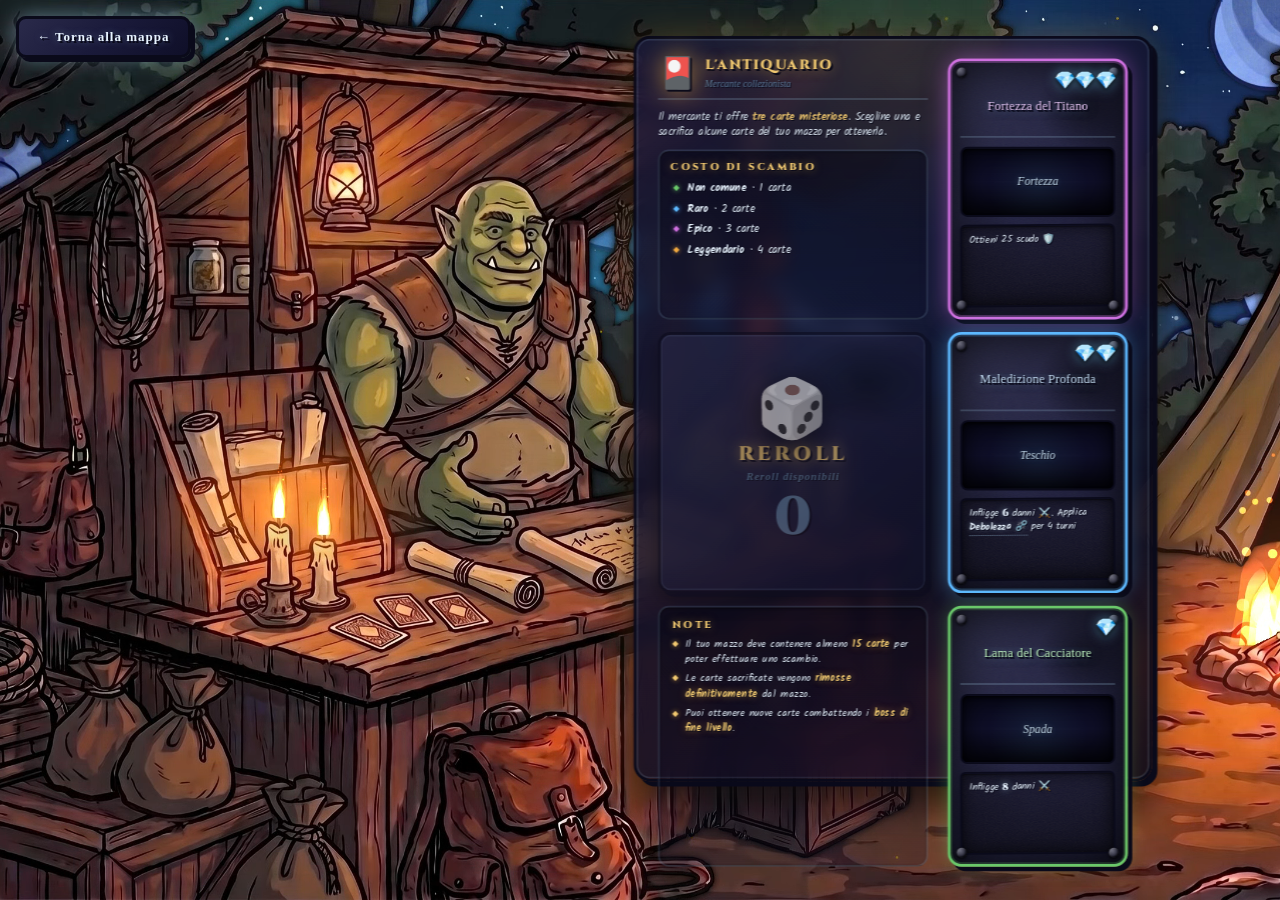
<file: shop.html>
<!DOCTYPE html>
<html lang="it">
<head>
<meta charset="UTF-8">
<meta name="viewport" content="width=device-width, initial-scale=1.0">
<title>L'Antiquario - Deckbuilder</title>
    <link rel="icon" type="image/svg+xml" href="favicon.svg">
<link rel="preconnect" href="https://fonts.googleapis.com">
<link rel="preconnect" href="https://fonts.gstatic.com" crossorigin>
<link href="https://fonts.googleapis.com/css2?family=IM+Fell+English+SC&family=IM+Fell+English:ital@0;1&family=Kalam:wght@400;700&family=Cinzel:wght@600;900&family=Montserrat:wght@500;600;700;800&display=swap" rel="stylesheet">
<link rel="stylesheet" href="css/style.css">
<style>
/* FASE5_4C_TRADE */
html, body {
    height: 100%; margin: 0; overflow: hidden;
    font-family: 'IM Fell English', 'Cinzel', Georgia, serif;
    color: var(--moon-bright);
    background: #0a0a1a;
}
.bg-loop {
    position: fixed; inset: 0;
    width: 100%; height: 100%;
    object-fit: cover; z-index: 0;
    pointer-events: none; user-select: none;
}
body::before {
    content: '';
    position: fixed; inset: 0;
    background: radial-gradient(circle at 50% 45%, rgba(10,10,26,0.3) 0%, rgba(10,10,26,0.6) 55%, rgba(10,10,26,0.85) 100%);
    z-index: 1; pointer-events: none;
}
.shop-page {
    position: relative; z-index: 2;
    width: 100%; height: 100%;
    display: flex; flex-direction: column;
    align-items: center; justify-content: center;
    padding: 30px 20px; box-sizing: border-box;
}
.shop-panel {
    width: min(1200px, 92vw); max-height: 92vh;
    padding: 26px 30px; border-radius: 18px;
    border: 3px solid var(--ink);
    background:
        radial-gradient(ellipse 60% 40% at 50% 0%, rgba(216,168,64,.14), transparent 70%),
        radial-gradient(ellipse 70% 40% at 50% 100%, rgba(216,64,128,.10), transparent 70%),
        linear-gradient(145deg, rgba(26,26,58,.94), rgba(10,10,26,.96));
    box-shadow:
        6px 6px 0 var(--ink),
        0 22px 44px rgba(0,0,0,.85),
        0 0 40px rgba(216,168,64,.28),
        inset 0 0 0 2px rgba(168,213,240,.14);
    overflow-y: auto; box-sizing: border-box;
}
.shop-header {
    display: flex; align-items: center; gap: 18px;
    padding-bottom: 16px;
    border-bottom: 2px solid rgba(168,213,240,.18);
    margin-bottom: 16px;
}
.shop-icon {
    font-size: 54px; line-height: 1;
    filter: drop-shadow(2px 2px 0 var(--ink)) drop-shadow(0 0 16px rgba(216,168,64,.65));
}
.shop-titles { flex: 1; display: flex; flex-direction: column; gap: 4px; }
.shop-title {
    font-family: 'Cinzel', serif; font-size: 22px; font-weight: 900;
    letter-spacing: 4px; text-transform: uppercase;
    color: var(--gold-light);
    text-shadow: 2px 2px 0 var(--ink), 0 0 14px rgba(216,168,64,.75);
    line-height: 1.1;
}
.shop-tagline {
    font-family: 'IM Fell English', serif; font-style: italic;
    font-size: 13px; color: var(--moon-shadow);
    text-shadow: 1px 1px 0 var(--ink);
}
.shop-desc {
    font-family: 'Kalam', cursive; font-size: 14px; line-height: 1.55;
    color: var(--moon-bright); text-shadow: 1px 1px 0 var(--ink);
    margin-bottom: 22px; text-align: center;
}
.shop-desc b { color: var(--gold-light); font-weight: 700; }
.shop-cards {
    display: flex; gap: 24px;
    justify-content: center; flex-wrap: wrap;
    margin-bottom: 24px; min-height: 320px;
    align-items: center;
}
.shop-cards .card {
    position: relative; cursor: pointer;
    transition: transform 0.25s cubic-bezier(0.25, 1, 0.5, 1), box-shadow 0.25s ease, opacity 0.3s ease, filter 0.3s ease;
    width: clamp(140px, 12vw, 200px);
    height: clamp(210px, 18vw, 290px);
    transform: none;
}
.shop-cards .card:hover {
    transform: translateY(-10px) scale(1.05);
    box-shadow:
        5px 5px 0 var(--ink),
        0 20px 40px rgba(0,0,0,.7),
        0 0 30px rgba(216,168,64,.5),
        inset 0 0 0 2px rgba(168,213,240,.2);
}
.shop-cards .card.taken {
    pointer-events: none; opacity: 0.3; filter: grayscale(0.8);
}
.shop-actions {
    display: flex; gap: 16px; justify-content: center;
    padding-top: 16px;
    border-top: 2px solid rgba(168,213,240,.14);
    flex-wrap: wrap;
}
.shop-btn {
    font-family: 'Cinzel', serif; font-size: 13px; font-weight: 900;
    letter-spacing: 3px; text-transform: uppercase;
    padding: 12px 28px; border-radius: 10px;
    border: 3px solid var(--ink); cursor: pointer;
    color: var(--moon-bright);
    background:
        radial-gradient(ellipse 40% 25% at 78% 18%, rgba(0,0,0,.5), transparent 70%),
        linear-gradient(135deg, rgba(42,42,74,.95), rgba(15,15,40,.97));
    box-shadow:
        4px 4px 0 var(--ink),
        0 10px 20px rgba(0,0,0,.55),
        inset 0 0 0 2px rgba(168,213,240,.12);
    text-shadow: 2px 2px 0 var(--ink);
    transition: transform .2s, box-shadow .2s, color .2s;
    display: inline-flex; align-items: center; gap: 10px;
}
.shop-btn:hover:not(:disabled) {
    transform: translateY(-2px) scale(1.04); color: #fff;
    box-shadow:
        5px 5px 0 var(--ink),
        0 14px 26px rgba(0,0,0,.65),
        0 0 22px rgba(216,168,64,.6);
}
.shop-btn:disabled { opacity: 0.4; cursor: not-allowed; }
.shop-btn-exit { color: var(--moon-shadow); }
.shop-btn-reroll { color: var(--gold-light); }
.shop-btn-reroll .reroll-count {
    display: inline-block;
    background: linear-gradient(135deg, var(--magenta), #6a1040);
    color: #fff; font-family: 'Cinzel', serif;
    font-size: 12px; font-weight: 900;
    padding: 2px 8px; border-radius: 8px;
    border: 2px solid var(--ink);
    box-shadow: 2px 2px 0 var(--ink);
    min-width: 20px; text-align: center;
}

/* --- Modale selezione sacrifici --- */
#sacrifice-modal .modal-content {
    width: min(1100px, 94vw);
    max-width: 1100px;
}
#sacrifice-modal .deck-grid {
    max-height: 60vh;
    padding: 14px;
    gap: 14px;
}
#sacrifice-modal .deck-grid .card {
    width: clamp(100px, 10vw, 170px);
    height: clamp(150px, 15vw, 250px);
    cursor: pointer;
    transition: transform 0.2s ease, box-shadow 0.2s ease, opacity 0.2s ease;
}
#sacrifice-modal .deck-grid .card:hover {
    transform: translateY(-8px) scale(1.04) !important;
}
#sacrifice-modal .deck-grid .card.sacrifice-card.selected {
    box-shadow:
        0 0 0 4px var(--gold-light),
        0 0 30px 6px rgba(240, 200, 112, 0.9),
        5px 5px 0 var(--ink) !important;
    transform: translateY(-6px) scale(1.04) !important;
}
#sacrifice-modal .deck-grid .card.sacrifice-card.selected::after {
    content: '✓';
    position: absolute;
    top: 6px; right: 6px;
    background: var(--gold-light);
    color: var(--ink);
    width: 32px; height: 32px;
    border-radius: 50%;
    display: flex; align-items: center; justify-content: center;
    font-family: 'Cinzel', serif;
    font-size: 20px; font-weight: 900;
    border: 2px solid var(--ink);
    box-shadow: 2px 2px 0 var(--ink);
    z-index: 20;
}
#sacrifice-modal .deck-grid .card.sacrifice-card.blocked {
    opacity: 0.5;
    cursor: not-allowed;
}
#sacrifice-modal .sacrifice-status {
    font-family: 'Cinzel', serif;
    font-size: 15px;
    font-weight: 900;
    letter-spacing: 2px;
    color: var(--moon-bright);
    text-align: center;
    margin-top: 14px;
    text-shadow: 2px 2px 0 var(--ink);
}
#sacrifice-modal .sacrifice-status b {
    color: var(--gold-light);
    text-shadow: 2px 2px 0 var(--ink), 0 0 12px rgba(216,168,64,.7);
}

/* --- Toast --- */
.shop-toast {
    position: fixed;
    top: 40px; left: 50%;
    transform: translateX(-50%) translateY(-20px);
    z-index: 9999;
    padding: 14px 28px;
    border-radius: 12px;
    border: 3px solid var(--ink);
    background: linear-gradient(145deg, rgba(26,26,58,.98), rgba(10,10,26,.99));
    color: var(--gold-light);
    font-family: 'Cinzel', serif;
    font-size: 13px; font-weight: 900;
    letter-spacing: 2px; text-transform: uppercase;
    box-shadow: 5px 5px 0 var(--ink), 0 0 30px rgba(216,168,64,.5);
    text-shadow: 2px 2px 0 var(--ink);
    opacity: 0;
    transition: opacity 0.3s, transform 0.3s;
    pointer-events: none;
    max-width: 80vw;
    text-align: center;
}
.shop-toast.visible {
    opacity: 1;
    transform: translateX(-50%) translateY(0);
}
        /* FIX_VELO_RIMOSSO — rimuove il velo scuro sopra il video */
        body::before { display: none !important; }
        body::after  { display: none !important; }






        /* ============================================================
           SHOP_CLEAN — layout definitivo:
           - back-btn in alto a sinistra (fuori pannello)
           - panel a destra, 2 colonne: info (sinistra) + carte (destra)
           - info: .shop-section(290) + reroll(290) + notes(290), gap 14
           - carte: 3 × 290, gap 14 → colonne allineate 1:1
           ============================================================ */

        /* --- Back button --- */
        .shop-btn-back-fixed {
            position: fixed !important;
            top: 16px !important; left: 16px !important;
            z-index: 300 !important;
            font-family: 'IM Fell English SC', serif !important;
            font-size: 13px !important; letter-spacing: 1px !important;
            color: var(--moon-bright) !important;
            background: linear-gradient(135deg, #2a2a4a 0%, #1a1a3a 50%, #0f0f28 100%) !important;
            border: 3px solid var(--ink) !important;
            cursor: pointer !important;
            box-shadow: 4px 4px 0 var(--ink), 0 0 20px rgba(168,213,240,.5) !important;
            padding: 10px 18px !important; border-radius: 10px !important;
            text-shadow: 2px 2px 0 var(--ink), 0 0 8px rgba(168,213,240,.4) !important;
            transition: transform .22s cubic-bezier(.25,1,.5,1), box-shadow .22s ease !important;
            text-transform: none !important;
        }
        .shop-btn-back-fixed:hover {
            transform: translateY(-3px) scale(1.05) !important;
            box-shadow: 5px 5px 0 var(--ink), 0 15px 28px rgba(0,0,0,.6), 0 0 22px rgba(168,213,240,.6) !important;
        }

        /* --- Layout generale --- */
        .shop-page {
            align-items: flex-end !important;
            justify-content: flex-start !important;
            padding: 3vh 3vw 20px 20px !important;
        }
        .shop-panel {
            display: flex !important;
            flex-direction: row !important;
            gap: 22px !important;
            align-items: flex-start !important;
            width: auto !important;
            max-width: min(660px, 62vw) !important;
            padding: 22px 24px !important;
            border: 3px solid var(--ink) !important;
            border-radius: 18px !important;
            background:
                radial-gradient(ellipse 60% 40% at 50% 0%, rgba(216,168,64,.14), transparent 70%),
                radial-gradient(ellipse 70% 40% at 50% 100%, rgba(216,64,128,.10), transparent 70%),
                linear-gradient(145deg, rgba(26,26,58,.82), rgba(10,10,26,.88)) !important;
            backdrop-filter: blur(10px) saturate(1.05) !important;
            -webkit-backdrop-filter: blur(10px) saturate(1.05) !important;
            box-shadow: 6px 6px 0 var(--ink), 0 22px 44px rgba(0,0,0,.75), 0 0 40px rgba(216,168,64,.28), inset 0 0 0 2px rgba(168,213,240,.14) !important;
            overflow: visible !important;
        }

        /* --- Colonna sinistra (info) --- */
        .shop-info {
            flex: 0 0 300px !important;
            width: 300px !important;
            height: 898px !important;
            display: flex !important;
            flex-direction: column !important;
            gap: 14px !important;
            align-self: flex-start !important;
            box-sizing: border-box !important;
        }

        /* Blocco 1: header + desc + costi (290px) */
        .shop-section {
            flex: 0 0 290px !important;
            height: 290px !important;
            width: 100% !important;
            box-sizing: border-box !important;
            display: flex !important;
            flex-direction: column !important;
            gap: 10px !important;
            overflow: hidden !important;
        }

        .shop-header {
            display: flex !important;
            align-items: center !important;
            gap: 10px !important;
            padding: 0 0 10px 0 !important;
            border-bottom: 2px solid rgba(168,213,240,.18) !important;
            margin: 0 !important;
        }
        .shop-icon {
            font-size: 34px !important;
            filter: drop-shadow(2px 2px 0 var(--ink)) drop-shadow(0 0 14px rgba(216,168,64,.7)) !important;
        }
        .shop-title { font-size: 15px !important; letter-spacing: 2px !important; }
        .shop-tagline { font-size: 10.5px !important; }

        .shop-desc {
            margin: 0 !important;
            padding: 0 !important;
            text-align: left !important;
            font-size: 12px !important;
            line-height: 1.45 !important;
            opacity: .92;
        }

        .shop-costs {
            flex: 1 1 auto !important;
            min-height: 0 !important;
            width: 100% !important;
            padding: 10px 12px !important;
            border: 2px solid rgba(168,213,240,.15) !important;
            border-radius: 12px !important;
            background: linear-gradient(180deg, rgba(5,5,15,.45), rgba(15,15,40,.25)) !important;
            box-shadow: inset 0 1px 2px rgba(0,0,0,.4) !important;
            display: flex !important;
            flex-direction: column !important;
            gap: 6px !important;
            box-sizing: border-box !important;
            overflow: hidden !important;
        }
        .shop-costs-title {
            font-family: 'Cinzel', serif !important;
            font-size: 11px !important; font-weight: 900 !important;
            letter-spacing: 2.5px !important; text-transform: uppercase !important;
            color: var(--gold-light) !important;
            text-shadow: 1px 1px 0 var(--ink), 0 0 10px rgba(216,168,64,.5) !important;
        }
        .shop-costs-list {
            list-style: none !important;
            padding: 0 !important; margin: 0 !important;
            display: flex !important; flex-direction: column !important; gap: 4px !important;
        }
        .shop-costs-list li {
            font-family: 'Kalam', cursive !important;
            font-size: 12px !important;
            color: var(--moon-bright) !important;
            text-shadow: 1px 1px 0 var(--ink) !important;
            display: flex !important; align-items: center !important; gap: 7px !important;
        }
        .shop-costs-list li b { color: var(--moon-bright) !important; font-weight: 700 !important; }

        .rarity-dot { display: inline-flex !important; align-items: center !important; justify-content: center !important; width: 12px !important; height: 12px !important; font-size: 9px !important; line-height: 1 !important; flex-shrink: 0 !important; }
        .rarity-dot.nc { color: #6ac86a !important; text-shadow: 0 0 6px rgba(106,200,106,.85) !important; }
        .rarity-dot.r  { color: #5db9ff !important; text-shadow: 0 0 6px rgba(93,185,255,.85) !important; }
        .rarity-dot.e  { color: #d070e0 !important; text-shadow: 0 0 6px rgba(208,112,224,.85) !important; }
        .rarity-dot.l  { color: #f0a840 !important; text-shadow: 0 0 6px rgba(240,168,64,.85) !important; }

        /* Blocco 2: reroll (290px) */
        .shop-info > .shop-btn-reroll {
            flex: 0 0 290px !important;
            height: 290px !important;
            width: 100% !important;
            min-width: 0 !important;
            box-sizing: border-box !important;
            display: flex !important;
            flex-direction: column !important;
            align-items: center !important;
            justify-content: center !important;
            gap: 6px !important;
            padding: 20px !important;
            margin: 0 !important;
            border-radius: 14px !important;
            letter-spacing: 1px !important;
            text-transform: none !important;
            font-size: inherit !important;
            text-shadow: none !important;
        }
        .shop-info > .shop-btn-reroll .reroll-icon {
            font-size: 64px !important; line-height: 1 !important;
            filter: drop-shadow(0 6px 14px rgba(0,0,0,.75)) drop-shadow(0 0 22px rgba(216,64,128,.55)) !important;
            transition: filter .25s ease, transform .25s ease !important;
        }
        .shop-info > .shop-btn-reroll .reroll-title {
            font-family: 'Cinzel', serif !important;
            font-size: 22px !important; font-weight: 900 !important;
            letter-spacing: 4px !important; text-transform: uppercase !important;
            color: var(--gold-light) !important;
            text-shadow: 2px 2px 0 var(--ink), 0 0 14px rgba(216,168,64,.7) !important;
            line-height: 1 !important;
        }
        .shop-info > .shop-btn-reroll .reroll-subtitle {
            font-family: 'IM Fell English', serif !important;
            font-style: italic !important;
            font-size: 12px !important; letter-spacing: 1px !important;
            color: var(--moon-shadow) !important;
            text-shadow: 1px 1px 0 var(--ink) !important;
        }
        .shop-info > .shop-btn-reroll .reroll-count {
            font-family: 'Cinzel', serif !important;
            font-size: 60px !important; font-weight: 900 !important;
            color: var(--gold-light) !important;
            text-shadow: 3px 3px 0 var(--ink), 0 0 22px rgba(216,168,64,.85), 0 0 44px rgba(216,168,64,.4) !important;
            margin-top: 2px !important;
            line-height: 1 !important;
        }
        .shop-info > .shop-btn-reroll:disabled {
            opacity: 0.58 !important; cursor: not-allowed !important;
        }
        .shop-info > .shop-btn-reroll:disabled .reroll-icon {
            filter: drop-shadow(0 6px 14px rgba(0,0,0,.75)) grayscale(0.75) !important;
        }
        .shop-info > .shop-btn-reroll:disabled .reroll-count {
            color: var(--moon-shadow) !important;
            text-shadow: 2px 2px 0 var(--ink) !important;
        }
        .shop-info > .shop-btn-reroll:not(:disabled):hover {
            transform: translateY(-3px) scale(1.015) !important;
        }
        .shop-info > .shop-btn-reroll:not(:disabled):hover .reroll-icon {
            transform: scale(1.12) rotate(-8deg) !important;
        }

        /* Blocco 3: note (290px) */
        .shop-info > .shop-notes {
            flex: 0 0 290px !important;
            height: 290px !important;
            width: 100% !important;
            box-sizing: border-box !important;
            padding: 12px 14px !important;
            border: 2px solid rgba(168,213,240,.15) !important;
            border-radius: 12px !important;
            background: linear-gradient(180deg, rgba(5,5,15,.45), rgba(15,15,40,.25)) !important;
            box-shadow: inset 0 1px 2px rgba(0,0,0,.4) !important;
            display: flex !important;
            flex-direction: column !important;
            gap: 6px !important;
            overflow: hidden !important;
        }
        .shop-notes-title {
            font-family: 'Cinzel', serif !important;
            font-size: 11px !important; font-weight: 900 !important;
            letter-spacing: 2.5px !important; text-transform: uppercase !important;
            color: var(--gold-light) !important;
            text-shadow: 1px 1px 0 var(--ink), 0 0 10px rgba(216,168,64,.5) !important;
        }
        .shop-notes-list {
            list-style: none !important;
            padding: 0 !important; margin: 0 !important;
            display: flex !important; flex-direction: column !important; gap: 5px !important;
        }
        .shop-notes-list li {
            font-family: 'Kalam', cursive !important;
            font-size: 11.5px !important; line-height: 1.45 !important;
            color: var(--moon-bright) !important;
            text-shadow: 1px 1px 0 var(--ink) !important;
            padding-left: 14px !important;
            position: relative !important;
        }
        .shop-notes-list li::before {
            content: '◆' !important;
            position: absolute !important;
            left: 0 !important; top: 1px !important;
            color: var(--gold-light) !important;
            font-size: 9px !important;
            text-shadow: 0 0 6px rgba(216,168,64,.7) !important;
        }
        .shop-notes-list li b {
            color: var(--gold-light) !important; font-weight: 700 !important;
            text-shadow: 1px 1px 0 var(--ink), 0 0 8px rgba(216,168,64,.5) !important;
        }

        /* --- Colonna destra: carte --- */
        .shop-cards {
            flex: 0 0 auto !important;
            height: 898px !important;
            display: flex !important;
            flex-direction: column !important;
            flex-wrap: nowrap !important;
            gap: 14px !important;
            margin: 0 !important;
            align-items: center !important;
            justify-content: flex-start !important;
            align-self: flex-start !important;
            box-sizing: border-box !important;
        }
        .shop-cards .card {
            position: relative !important;
            width: 200px !important;
            height: 290px !important;
            max-width: 200px !important;
            flex-shrink: 0 !important;
            transform: none !important;
            transition: transform .22s cubic-bezier(.25,1,.5,1), box-shadow .22s ease !important;
        }
        .shop-cards .card:hover {
            transform: translateY(-4px) scale(1.025) !important;
            box-shadow: 5px 5px 0 var(--ink), 0 20px 38px rgba(0,0,0,.7), 0 0 34px rgba(216,168,64,.6), inset 0 0 0 2px rgba(168,213,240,.22) !important;
        }

        @media (max-height: 950px) {
            .shop-panel { transform: scale(0.9); transform-origin: top right; }
        }
        @media (max-height: 820px) {
            .shop-panel { transform: scale(0.8); transform-origin: top right; }
        }

        /* ============================================================
           SHOP_REROLL_COUNT_FIX — numero reroll senza cerchio rosso
           ============================================================ */
        .shop-info > .shop-btn-reroll .reroll-count {
            background: transparent !important;
            border: none !important;
            box-shadow: none !important;
            border-radius: 0 !important;
            width: auto !important;
            height: auto !important;
            min-width: 0 !important;
            padding: 0 !important;
            display: inline-block !important;
        }

        /* ============================================================
           SHOP_GLOW_FIX — niente overflow hidden su .shop-section
           così il glow del titolo "L'ANTIQUARIO" non viene tagliato.
           ============================================================ */
        .shop-info > .shop-section {
            overflow: visible !important;
        }
        .shop-section > .shop-header {
            overflow: visible !important;
        }
        .shop-section > .shop-header .shop-title {
            overflow: visible !important;
            padding-bottom: 2px !important;
        }

        /* ============================================================
           SHOP_CENTER_V_FIX — centra verticalmente + sposta a sinistra
           ============================================================ */
        .shop-page {
            align-items: flex-end !important;
            justify-content: center !important;
            padding: 20px 10vw 20px 20px !important;
        }


        /* ============================================================
           SHOP_SACRIFICE_CARD_V2 — carte nel modal a dimensione
           "mano" (200×290). Non tocco il layout interno: uso quello
           di default di .card (che funziona bene in mano).
           ============================================================ */
        #sacrifice-modal .deck-grid .card {
            width: 200px !important;
            height: 290px !important;
            max-width: 200px !important;
            min-width: 200px !important;
        }
        @media (max-width: 1400px) {
            #sacrifice-modal .deck-grid .card {
                width: 180px !important;
                height: 260px !important;
                max-width: 180px !important;
                min-width: 180px !important;
            }
        }
</style>
<style id="page-transition-style">
#page-transition {
    position: fixed;
    inset: 0;
    background: #0a0a1a;
    z-index: 99999;
    opacity: 0;
    pointer-events: none;
    transition: opacity 0.45s cubic-bezier(0.4, 0, 0.2, 1);
    will-change: opacity;
}
#page-transition.boot {
    opacity: 1;
    pointer-events: auto;
}
</style>
</head>
<body>
<div id="page-transition" class="boot"></div>

<video class="bg-loop" autoplay muted loop playsinline preload="auto">
    <source src="assets/bg-antiquario.webm" type="video/webm">
</video>

<button class="shop-btn shop-btn-back-fixed" id="shop-exit-btn">← Torna alla mappa</button>

<div class="shop-page">
    <div class="shop-panel">
        <div class="shop-info">
        <div class="shop-section">
        <div class="shop-header">
            <div class="shop-icon">🎴</div>
            <div class="shop-titles">
                <div class="shop-title">L'Antiquario</div>
                <div class="shop-tagline">Mercante collezionista</div>
            </div>
        </div>
        <div class="shop-desc">
            Il mercante ti offre <b>tre carte misteriose</b>. Scegline una e sacrifica alcune carte del tuo mazzo per ottenerla.
        </div>
        <div class="shop-costs">
            <div class="shop-costs-title">Costo di scambio</div>
            <ul class="shop-costs-list">
                <li><span class="rarity-dot nc">◆</span><b>Non comune</b> · 1 carta</li>
                <li><span class="rarity-dot r">◆</span><b>Raro</b> · 2 carte</li>
                <li><span class="rarity-dot e">◆</span><b>Epico</b> · 3 carte</li>
                <li><span class="rarity-dot l">◆</span><b>Leggendario</b> · 4 carte</li>
            </ul>
        </div>
        </div><!-- /.shop-section -->
        <button class="shop-btn shop-btn-reroll" id="shop-reroll-btn" disabled>
            <span class="reroll-icon">🎲</span>
            <span class="reroll-title">Reroll</span>
            <span class="reroll-subtitle">Reroll disponibili</span>
            <span class="reroll-count" id="shop-reroll-count">0</span>
        </button>
        <div class="shop-notes">
            <div class="shop-notes-title">Note</div>
            <ul class="shop-notes-list">
                <li>Il tuo mazzo deve contenere almeno <b>15 carte</b> per poter effettuare uno scambio.</li>
                <li>Le carte sacrificate vengono <b>rimosse definitivamente</b> dal mazzo.</li>
                <li>Puoi ottenere nuove carte combattendo i <b>boss di fine livello</b>.</li>
            </ul>
        </div>
        </div><!-- /.shop-info -->

        <div class="shop-cards" id="shop-cards"></div>
    </div>
</div>

    <script src="js/page-transition.js"></script>
<script src="js/data.js"></script>
<script src="js/shop-cards.js"></script>
<script>
(function(){
    'use strict';

    var STATE_KEY = 'db_shop_state';
    var MIN_DECK = 15;
    var state = null;

    // ---------- PERSISTENZA ----------
    function loadState() {
        try {
            var raw = localStorage.getItem(STATE_KEY);
            if (!raw) return null;
            var s = JSON.parse(raw);
            if (!s || !Array.isArray(s.offers) || s.offers.length !== 3) return null;
            return s;
        } catch(e) { return null; }
    }
    function saveState(s) {
        try { localStorage.setItem(STATE_KEY, JSON.stringify(s)); } catch(e) {}
    }
    function clearState() {
        try { localStorage.removeItem(STATE_KEY); } catch(e) {}
    }

    // ---------- REROLL (da equip) ----------
    function getRerollsAvailable() {
        try {
            var slot = localStorage.getItem('db_active_slot');
            if (!slot) return 0;
            var data = JSON.parse(localStorage.getItem('db_slot_' + slot) || '{}');
            if (!data || !data.equipped) return 0;
            var tot = 0;
            Object.values(data.equipped).forEach(function(item) {
                if (item && item.stats && item.stats.totReroll) tot += item.stats.totReroll;
            });
            return tot;
        } catch(e) { return 0; }
    }

    // ---------- OFFERTE ----------
    function pickThreeDistinct() {
        var picked = [], seen = {}, safety = 0;
        while (picked.length < 3 && safety < 50) {
            safety++;
            var card = rollShopCard();
            if (!card || seen[card.title]) continue;
            seen[card.title] = true;
            picked.push(card);
        }
        return picked;
    }

    // ---------- DECK DI LAVORO ----------
    function getWorkingDeck() {
        if (typeof getPersistentDeck === 'function') {
            var pers = getPersistentDeck();
            if (pers) return pers;
        }
        // Fallback: default
        var arr = [];
        if (typeof cardDatabase !== 'undefined' && typeof CARD_COPIES !== 'undefined') {
            cardDatabase.forEach(function(card) {
                var n = CARD_COPIES[card.title] || 1;
                for (var i = 0; i < n; i++) arr.push(Object.assign({}, card));
            });
        }
        return arr;
    }

    function saveWorkingDeck(newDeck) {
        if (typeof savePersistentDeck === 'function') {
            savePersistentDeck(newDeck);
        }
        // Aggiorna anche il save game
        try {
            var slot = localStorage.getItem('db_active_slot');
            if (!slot) return;
            var raw = localStorage.getItem('db_slot_' + slot);
            if (!raw) return;
            var save = JSON.parse(raw);
            save.deck = newDeck;
            save.savedAt = new Date().toISOString();
            localStorage.setItem('db_slot_' + slot, JSON.stringify(save));
        } catch(e) {}
    }

    // ---------- COSTO PER RARITA' ----------
    function rarityCost(cardData) {
        switch (cardData.rarity) {
            case 'noncomune':   return 1;
            case 'raro':        return 2;
            case 'epico':       return 3;
            case 'leggendario': return 4;
            default:            return 1;
        }
    }

    // ---------- BUILD CARD ----------
    function getCardHitsLocal(card) {
        switch (card.fx) {
            case 'slash2':  return 2;
            case 'slash3':  return 3;
            case 'arrow3':  return 3;
            case 'arcane':  return 5;
            default:        return 1;
        }
    }
    function buildCard(cardData) {
        var hits = getCardHitsLocal(cardData);
        var basePerHit = Math.floor(cardData.value / hits);
        var descHtml = String(cardData.desc).replace(
            '{DMG}',
            '<span class="dmg-value">' + basePerHit + '</span>'
        );
        var el = document.createElement('div');
        el.className = 'card';
        if (cardData.rarity) el.classList.add('rarity-' + cardData.rarity);
        el.innerHTML = ''
            + '<div class="corner tl"></div><div class="corner tr"></div>'
            + '<div class="corner bl"></div><div class="corner br"></div>'
            + '<div class="card-cost">' + cardData.cost + '</div>'
            + '<div class="card-header"><span class="card-title">' + cardData.title + '</span></div>'
            + '<div class="card-art">' + cardData.art + '</div>'
            + '<div class="card-description">' + descHtml + '</div>';
        return el;
    }

    // ---------- TOAST ----------
    function showToast(msg) {
        var t = document.getElementById('shop-toast');
        if (!t) {
            t = document.createElement('div');
            t.id = 'shop-toast';
            t.className = 'shop-toast';
            document.body.appendChild(t);
        }
        t.textContent = msg;
        t.classList.add('visible');
        clearTimeout(t._t);
        t._t = setTimeout(function(){ t.classList.remove('visible'); }, 3000);
    }

    // ---------- MODALE SELEZIONE ----------
    function openSacrificeModal(cardData, cardIndex) {
        var cost = rarityCost(cardData);
        var deck = getWorkingDeck();

        if (deck.length - cost < MIN_DECK) {
            showToast('Numero minimo di carte raggiunto (' + MIN_DECK + '). Acquisisci nuove carte per scambiare.');
            return;
        }

        // Costruisci overlay
        var overlay = document.createElement('div');
        overlay.className = 'modal-overlay active';
        overlay.id = 'sacrifice-modal';
        overlay.innerHTML = ''
            + '<div class="modal-content">'
            + '  <div class="modal-header">'
            + '    <span class="modal-title" id="sacrifice-title"></span>'
            + '    <button class="modal-close-btn" id="sacrifice-close">&times;</button>'
            + '  </div>'
            + '  <div class="deck-grid" id="sacrifice-grid"></div>'
            + '  <div class="sacrifice-status" id="sacrifice-status"></div>'
            + '  <div class="submodal-actions" style="margin-top:16px;">'
            + '    <button class="submodal-btn submodal-primary" id="sacrifice-confirm" disabled>Conferma Scambio</button>'
            + '    <button class="submodal-btn" id="sacrifice-cancel">Annulla</button>'
            + '  </div>'
            + '</div>';
        document.body.appendChild(overlay);

        var selected = [];
        var grid = overlay.querySelector('#sacrifice-grid');
        var confirmBtn = overlay.querySelector('#sacrifice-confirm');
        var titleEl = overlay.querySelector('#sacrifice-title');
        var statusEl = overlay.querySelector('#sacrifice-status');

        function updateHeader() {
            titleEl.innerHTML = 'Sacrifica <b style="color:var(--gold-light)">' + cost + '</b> carte per <b style="color:var(--gold-light)">' + cardData.title + '</b>';
            statusEl.innerHTML = 'Selezionate: <b>' + selected.length + ' / ' + cost + '</b>';
            confirmBtn.disabled = selected.length !== cost;
        }
        updateHeader();

        // Righe del deck
        deck.forEach(function(c, idx) {
            var el = buildCard(c);
            el.classList.add('sacrifice-card');
            el.dataset.idx = idx;
            el.addEventListener('click', function() {
                var pos = selected.indexOf(idx);
                if (pos !== -1) {
                    selected.splice(pos, 1);
                    el.classList.remove('selected');
                    grid.querySelectorAll('.card.sacrifice-card.blocked').forEach(function(x){
                        x.classList.remove('blocked');
                    });
                } else {
                    if (selected.length >= cost) return;
                    selected.push(idx);
                    el.classList.add('selected');
                    if (selected.length === cost) {
                        grid.querySelectorAll('.card.sacrifice-card').forEach(function(x){
                            if (!x.classList.contains('selected')) x.classList.add('blocked');
                        });
                    }
                }
                updateHeader();
            });
            grid.appendChild(el);
        });

        function closeModal() {
            overlay.remove();
        }

        overlay.querySelector('#sacrifice-close').addEventListener('click', closeModal);
        overlay.querySelector('#sacrifice-cancel').addEventListener('click', closeModal);
        overlay.addEventListener('click', function(e) {
            if (e.target === overlay) closeModal();
        });

        confirmBtn.addEventListener('click', function() {
            if (selected.length !== cost) return;

            // Rimuovi le carte (indici decrescenti per non sballare)
            var toRemove = selected.slice().sort(function(a,b){ return b-a; });
            toRemove.forEach(function(i){ deck.splice(i, 1); });

            // Aggiungi la nuova carta
            deck.push(Object.assign({}, cardData));

            // Salva
            saveWorkingDeck(deck);

            // Aggiorna stato shop
            state.traded = true;
            saveState(state);
            renderOffers();
            renderReroll();
            closeModal();

            showToast('Scambio completato · ' + cardData.title + ' aggiunta al mazzo');
            console.log('[Shop] trade ok · deck size:', deck.length);
        });
    }

    // ---------- RENDER ----------
    function renderOffers() {
        var container = document.getElementById('shop-cards');
        if (!container) return;
        container.innerHTML = '';
        state.offers.forEach(function(cardData, i) {
            var el = buildCard(cardData);
            el.dataset.shopIndex = i;
            if (state.traded) el.classList.add('taken');
            el.addEventListener('click', function() {
                if (state.traded) return;
                openSacrificeModal(cardData, i);
            });
            container.appendChild(el);
        });
    }

    function renderReroll() {
        var btn = document.getElementById('shop-reroll-btn');
        var countEl = document.getElementById('shop-reroll-count');
        if (!btn) return;
        btn.disabled = state.rerollsLeft <= 0 || state.traded;
        if (countEl) countEl.textContent = String(state.rerollsLeft);
    }

    function doReroll() {
        if (state.traded || state.rerollsLeft <= 0) return;
        state.rerollsLeft--;
        state.offers = pickThreeDistinct();
        saveState(state);
        renderOffers();
        renderReroll();
    }

    function doExit() {
        clearState();
        (window.navigateTo ? window.navigateTo('index.html?autostart=1') : (window.location.href = 'index.html?autostart=1'));
    }

    function init() {
        state = loadState();
        if (!state) {
            state = {
                offers: pickThreeDistinct(),
                rerollsLeft: getRerollsAvailable(),
                traded: false,
                createdAt: Date.now()
            };
            saveState(state);
        }
        renderOffers();
        renderReroll();

        var rerollBtn = document.getElementById('shop-reroll-btn');
        if (rerollBtn) rerollBtn.addEventListener('click', doReroll);
        var exitBtn = document.getElementById('shop-exit-btn');
        if (exitBtn) exitBtn.addEventListener('click', doExit);
    }

    if (document.readyState === 'loading') {
        document.addEventListener('DOMContentLoaded', init);
    } else {
        init();
    }

    window.ShopPage = {
        getState: function() { return state; },
        reroll: doReroll,
        exit: doExit,
        clearState: clearState
    };
})();
</script>
</body>
</html>
</file>
<file: css/style.css>
/* ============================================================
   STILE DARK FANTASY — coerente con bg-goblin.webm
   ============================================================ */

:root {
    --ink: #0a0a1a;
    --ink-deep: #05050f;
    --night-1: #2a2a5a;
    --night-2: #1a1a3a;
    --night-3: #0f0f28;
    --moon: #c8e0f0;
    --moon-bright: #e8f4ff;
    --moon-shadow: #5a7a9a;
    --moss: #6a9a5a;
    --magenta: #d84080;
    --magenta-light: #f070a0;
    --blood: #c83048;
    --blood-light: #e85868;
    --mana: #7ad8ff;
    --gold: #d8a840;
    --gold-light: #f0c870;
    --rarity-common: #8a9bb5;
    --rarity-rare: #5db9ff;
    --rarity-epic: #d070e0;
    --rarity-legendary: #f0a840;
}

html, body { height: 100%; overscroll-behavior: none; }

body {
    margin: 0;
    padding: env(safe-area-inset-top, 0px) env(safe-area-inset-right, 0px) env(safe-area-inset-bottom, 0px) env(safe-area-inset-left, 0px);
    background: radial-gradient(circle at 50% 35%, #2a2a5a 0%, #1a1a3a 65%, #0a0a1a 100%);
    overflow: hidden;
    font-family: 'IM Fell English', 'Montserrat', 'Segoe UI', Tahoma, Geneva, Verdana, sans-serif;
    color: var(--moon-bright);
    display: flex;
    justify-content: center;
    align-items: flex-end;
    user-select: none;
    touch-action: none;
    box-sizing: border-box;
}

.game-table {
    position: relative;
    width: 100%;
    height: 100%;
    display: flex;
    justify-content: center;
    align-items: flex-end;
    perspective: 1200px;
}

/* ============================================================
   PANNELLI GIOCATORE / MOSTRO
   ============================================================ */
.player-ui, .monster-ui {
    position: absolute;
    top: clamp(8px, 2.5vh, 20px);
    display: flex;
    flex-direction: column;
    gap: clamp(5px, 1.4vw, 10px);
    color: var(--moon-bright);
    background:
        radial-gradient(ellipse 40% 25% at 78% 18%, rgba(0, 0, 0, 0.5), transparent 70%),
        radial-gradient(ellipse 35% 30% at 20% 78%, rgba(0, 0, 0, 0.4), transparent 70%),
        url("data:image/svg+xml,%3Csvg xmlns='http://www.w3.org/2000/svg' width='200' height='200'%3E%3Cfilter id='n'%3E%3CfeTurbulence type='fractalNoise' baseFrequency='0.9' numOctaves='4' stitchTiles='stitch'/%3E%3C/filter%3E%3Crect width='200' height='200' filter='url(%23n)' opacity='0.15'/%3E%3C/svg%3E"),
        linear-gradient(135deg, rgba(42, 42, 74, 0.92) 0%, rgba(26, 26, 58, 0.95) 50%, rgba(15, 15, 40, 0.96) 100%);
    backdrop-filter: blur(6px);
    padding: clamp(8px, 2.4vw, 16px);
    border-radius: clamp(10px, 2.6vw, 14px);
    border: 3px solid var(--ink);
    box-shadow:
        5px 5px 0 var(--ink),
        0 15px 35px rgba(0,0,0,0.7),
        inset 0 0 0 2px rgba(168, 213, 240, 0.12),
        inset 0 0 0 4px rgba(5, 5, 15, 0.6),
        inset 0 0 60px rgba(0, 0, 0, 0.7);
    width: clamp(100px, 29vw, 240px);
    box-sizing: border-box;
    z-index: 10;
}

.player-ui { left: clamp(6px, 2vw, 20px); align-items: flex-start; }
.monster-ui { right: clamp(6px, 2vw, 20px); align-items: flex-end; }

.entity-name {
    font-family: 'IM Fell English SC', 'IM Fell English', serif;
    font-size: clamp(11px, 3vw, 17px);
    font-weight: 400;
    letter-spacing: 0.5px;
    color: var(--moon-bright);
    text-shadow:
        2px 2px 0 var(--ink),
        1px 1px 0 var(--ink),
        0 0 12px rgba(168, 213, 240, 0.5);
    border-bottom: 2px solid rgba(168, 213, 240, 0.25);
    padding-bottom: clamp(3px, 1vw, 6px);
    width: 100%;
    text-align: inherit;
    white-space: nowrap;
    overflow: hidden;
    text-overflow: ellipsis;
}

.health-bar-container {
    width: 100%;
    box-sizing: border-box;
    height: clamp(15px, 4.4vw, 26px);
    background: var(--ink-deep);
    border-radius: 8px;
    overflow: hidden;
    border: 3px solid var(--ink);
    box-shadow:
        3px 3px 0 var(--ink),
        inset 0 2px 5px rgba(0,0,0,0.9),
        inset 0 -1px 0 rgba(255,255,255,0.05);
    position: relative;
    padding: 2px;
}

.health-bar-fill {
    height: 100%;
    width: 100%;
    background: linear-gradient(90deg, #4a0510, var(--blood), var(--blood-light));
    border-radius: 5px;
    box-shadow:
        inset 0 1px 2px rgba(255, 255, 255, 0.3),
        inset 0 -1px 3px rgba(0,0,0,0.6),
        0 0 14px rgba(200, 48, 72, 0.6);
    transition: width 0.5s ease, background 0.4s ease, box-shadow 0.4s ease;
    position: relative;
}

.health-bar-fill.shielded {
    background: linear-gradient(90deg, #1a5580, var(--mana), #9ae8ff) !important;
    box-shadow:
        inset 0 1px 2px rgba(255, 255, 255, 0.5),
        0 0 14px rgba(122, 216, 255, 0.7) !important;
}

.monster-ui .health-bar-fill {
    background: linear-gradient(90deg, #4a0510, var(--blood), var(--blood-light));
}

.health-text {
    position: absolute;
    width: 100%; height: 100%;
    top: 0; left: 0;
    display: flex;
    justify-content: center;
    align-items: center;
    font-family: 'Cinzel', 'Montserrat', serif;
    font-size: clamp(8.5px, 2.4vw, 12px);
    font-weight: 900;
    color: #ffffff;
    letter-spacing: 1px;
    text-shadow:
        2px 2px 0 var(--ink),
        0 0 8px rgba(0,0,0,0.95);
    white-space: nowrap;
    z-index: 3;
}

.stats-row {
    display: flex;
    flex-wrap: wrap;
    gap: clamp(5px, 1.4vw, 8px);
    font-size: clamp(9px, 2.3vw, 12px);
    width: 100%;
}

.stat-item {
    display: flex;
    align-items: center;
    gap: 4px;
    background: linear-gradient(180deg, rgba(15, 15, 40, 0.9) 0%, rgba(26, 26, 58, 0.7) 100%);
    padding: clamp(2px, 0.8vw, 5px) clamp(5px, 1.6vw, 10px);
    border-radius: 6px;
    white-space: normal;
    max-width: 100%;
    box-sizing: border-box;
    border: 2px solid var(--ink);
    box-shadow:
        2px 2px 0 var(--ink),
        inset 0 1px 0 rgba(200, 224, 240, 0.1),
        inset 0 -1px 0 rgba(0,0,0,0.4);
    color: var(--moon-bright);
    font-family: 'Kalam', 'Montserrat', cursive;
    font-weight: 700;
    font-size: clamp(10px, 2.5vw, 13px);
    text-shadow: 1px 1px 0 var(--ink);
    transform: rotate(-0.3deg);
}
.stat-item:nth-child(even) {
    transform: rotate(0.4deg);
}

/* ============================================================
   BOTTONI IN ALTO CENTRO
   ============================================================ */
.top-center-ui {
    position: absolute;
    top: clamp(8px, 2.5vh, 20px);
    left: 50%;
    transform: translateX(-50%);
    display: flex;
    gap: clamp(5px, 1.6vw, 14px);
    z-index: 100;
}

.icon-btn {
    position: relative;
    width: clamp(30px, 8vw, 54px);
    height: clamp(30px, 8vw, 54px);
    border-radius: clamp(9px, 2.6vw, 12px);
    font-size: clamp(14px, 3.6vw, 22px);
    color: var(--moon-bright);
    background:
        radial-gradient(ellipse 40% 25% at 78% 18%, rgba(0, 0, 0, 0.5), transparent 70%),
        url("data:image/svg+xml,%3Csvg xmlns='http://www.w3.org/2000/svg' width='100' height='100'%3E%3Cfilter id='n'%3E%3CfeTurbulence type='fractalNoise' baseFrequency='0.9' numOctaves='4'/%3E%3C/filter%3E%3Crect width='100' height='100' filter='url(%23n)' opacity='0.15'/%3E%3C/svg%3E"),
        linear-gradient(135deg, rgba(42, 42, 74, 0.92) 0%, rgba(26, 26, 58, 0.95) 50%, rgba(15, 15, 40, 0.96) 100%);
    backdrop-filter: blur(6px);
    border: 3px solid var(--ink);
    cursor: pointer;
    box-shadow:
        4px 4px 0 var(--ink),
        0 10px 20px rgba(0,0,0,0.5),
        inset 0 0 0 2px rgba(168, 213, 240, 0.12),
        inset 0 0 0 4px rgba(5, 5, 15, 0.6);
    transition: all 0.25s cubic-bezier(0.25, 1, 0.5, 1);
    display: flex;
    align-items: center;
    justify-content: center;
    padding: 0;
    text-shadow:
        2px 2px 0 var(--ink),
        0 0 8px rgba(168, 213, 240, 0.4);
}
.icon-btn:hover {
    transform: translateY(-3px) scale(1.08);
    background:
        radial-gradient(ellipse 40% 25% at 78% 18%, rgba(0, 0, 0, 0.5), transparent 70%),
        url("data:image/svg+xml,%3Csvg xmlns='http://www.w3.org/2000/svg' width='100' height='100'%3E%3Cfilter id='n'%3E%3CfeTurbulence type='fractalNoise' baseFrequency='0.9' numOctaves='4'/%3E%3C/filter%3E%3Crect width='100' height='100' filter='url(%23n)' opacity='0.15'/%3E%3C/svg%3E"),
        linear-gradient(135deg, rgba(58, 58, 90, 0.95) 0%, rgba(42, 42, 74, 0.95) 50%, rgba(26, 26, 58, 0.96) 100%);
    box-shadow:
        5px 5px 0 var(--ink),
        0 15px 28px rgba(0,0,0,0.6),
        0 0 22px rgba(168, 213, 240, 0.4),
        inset 0 0 0 2px rgba(168, 213, 240, 0.2),
        inset 0 0 0 4px rgba(5, 5, 15, 0.6);
}
.icon-btn:active {
    transform: translateY(1px) scale(0.98);
    box-shadow:
        2px 2px 0 var(--ink),
        inset 0 2px 4px rgba(0,0,0,0.4);
}

.icon-badge {
    position: absolute;
    top: -8px;
    right: -8px;
    background: linear-gradient(135deg, var(--magenta), #6a1040);
    color: #ffffff;
    font-family: 'Cinzel', 'Montserrat', serif;
    font-size: clamp(8.5px, 2.2vw, 11px);
    font-weight: 900;
    padding: 2px clamp(3px, 1vw, 7px);
    border-radius: 10px;
    border: 2px solid var(--ink);
    box-shadow: 2px 2px 0 var(--ink);
    min-width: 18px;
    text-align: center;
    line-height: 1.2;
    text-shadow: 1px 1px 0 var(--ink);
}

.turn-banner {
    position: absolute;
    top: 42%;
    left: 50%;
    transform: translate(-50%, -50%) scale(0.9);
    padding: clamp(10px, 3vw, 16px) clamp(20px, 6vw, 42px);
    border-radius: 14px;
    font-family: 'Cinzel', 'Montserrat', serif;
    font-size: clamp(15px, 4.6vw, 22px);
    font-weight: 900;
    letter-spacing: 3px;
    text-transform: uppercase;
    color: var(--moon-bright);
    max-width: 88vw;
    text-align: center;
    box-sizing: border-box;
    white-space: nowrap;
    background:
        radial-gradient(ellipse 40% 25% at 78% 18%, rgba(0, 0, 0, 0.4), transparent 70%),
        url("data:image/svg+xml,%3Csvg xmlns='http://www.w3.org/2000/svg' width='150' height='150'%3E%3Cfilter id='n'%3E%3CfeTurbulence type='fractalNoise' baseFrequency='0.9' numOctaves='4'/%3E%3C/filter%3E%3Crect width='150' height='150' filter='url(%23n)' opacity='0.15'/%3E%3C/svg%3E"),
        linear-gradient(145deg, rgba(26, 26, 58, 0.96), rgba(10, 10, 26, 0.97));
    border: 3px solid var(--ink);
    box-shadow:
        6px 6px 0 var(--ink),
        0 15px 35px rgba(0,0,0,0.7),
        0 0 30px rgba(216, 64, 128, 0.4),
        inset 0 0 0 2px rgba(168, 213, 240, 0.12),
        inset 0 0 0 4px rgba(5, 5, 15, 0.6);
    text-shadow:
        3px 3px 0 var(--ink),
        1px 1px 0 var(--ink),
        0 0 18px rgba(216, 64, 128, 0.7);
    opacity: 0;
    pointer-events: none;
    transition: opacity 0.3s ease, transform 0.3s cubic-bezier(0.25, 1, 0.5, 1);
    z-index: 50;
}
.turn-banner.visible {
    opacity: 1;
    transform: translate(-50%, -50%) scale(1);
}

.player-ui.hit, .monster-ui.hit { animation: hit-shake 0.4s ease; }
@keyframes hit-shake {
    0%, 100% { transform: translateX(0); }
    20% { transform: translateX(-8px); }
    40% { transform: translateX(8px); }
    60% { transform: translateX(-5px); }
    80% { transform: translateX(5px); }
}

/* ============================================================
   FX LAYER — invariato
   ============================================================ */
.fx-layer { position: absolute; inset: 0; pointer-events: none; overflow: hidden; z-index: 200; }
.fx { position: absolute; pointer-events: none; translate: -50% -50%; }

.fx-float {
    font-family: 'Montserrat', sans-serif;
    font-size: clamp(17px, 4.6vw, 28px);
    font-weight: 800;
    white-space: nowrap;
    text-shadow: 0 2px 4px rgba(0,0,0,0.8), 0 0 12px currentColor;
}
.fx-dmg { color: #ff5a4d; }
.fx-block { color: #6fe3ff; }
.fx-burn { color: #ffa940; }
.fx-poison { color: #a96bdc; }
.fx-weak { color: #9aa5b1; }
.fx-strength { color: #ff8f3c; }
.fx-small { font-size: 18px; }
.fx-heal { color: #5df08a; }
.fx-miss { color: #c8d0d5; font-style: italic; }
.fx-mana { color: #5db9ff; }

.fx-orb {
    width: clamp(24px, 6.6vw, 40px);
    height: clamp(24px, 6.6vw, 40px);
    border-radius: 50%;
    background: radial-gradient(circle, #fff7c2 0%, #ffb02e 35%, rgba(255,90,20,0.85) 60%, rgba(255,90,20,0) 74%);
    box-shadow: 0 0 30px 10px rgba(255,140,30,0.6);
}
.fx-orb.heal {
    background: radial-gradient(circle, #eafff0 0%, #7dffa8 35%, rgba(40,200,100,0.85) 60%, rgba(40,200,100,0) 74%);
    box-shadow: 0 0 30px 10px rgba(80,240,140,0.6);
}
.fx-dot { width: 8px; height: 8px; border-radius: 50%; background: currentColor; box-shadow: 0 0 8px 2px currentColor; }
.fx-ring { border-radius: 50%; border: 4px solid currentColor; box-shadow: 0 0 18px currentColor, inset 0 0 14px currentColor; }
.fx-slash {
    width: clamp(110px, 31vw, 190px);
    height: clamp(6px, 1.5vw, 9px);
    border-radius: 6px;
    background: linear-gradient(90deg, rgba(255,255,255,0), #ffffff 40%, #bfe9ff 60%, rgba(255,255,255,0));
    box-shadow: 0 0 14px 3px rgba(190,230,255,0.85);
}
.fx-claw {
    width: clamp(90px, 25vw, 150px);
    height: clamp(5px, 1.3vw, 8px);
    border-radius: 6px;
    background: linear-gradient(90deg, rgba(255,60,60,0), #ff8a80 30%, #ffffff 50%, #ff3b3b 70%, rgba(255,60,60,0));
    box-shadow: 0 0 12px 3px rgba(255,60,60,0.8);
}
.fx-bolt {
    width: clamp(5px, 1.3vw, 8px);
    height: clamp(180px, 46vh, 320px);
    translate: -50% -100%;
    border-radius: 4px;
    background: linear-gradient(180deg, rgba(168,85,247,0), #d8b4fe 45%, #ffffff 100%);
    box-shadow: 0 0 18px 5px rgba(168,85,247,0.85);
}
.fx-bubble {
    width: clamp(110px, 32vw, 200px);
    height: clamp(110px, 32vw, 200px);
    border-radius: 50%;
    border: 3px solid rgba(140,240,255,0.95);
    background: radial-gradient(circle, rgba(93,237,236,0) 55%, rgba(93,237,236,0.35) 100%);
    box-shadow: 0 0 30px rgba(52,152,219,0.8), inset 0 0 30px rgba(93,237,236,0.6);
}
.fx-emoji { font-size: clamp(32px, 9vw, 56px); line-height: 1; filter: drop-shadow(0 0 12px rgba(93,237,236,0.9)); }
.fx-sparkle { font-size: clamp(13px, 3.5vw, 20px); font-weight: 800; text-shadow: 0 0 8px currentColor; }

.fx-spear {
    width: clamp(140px, 38vw, 220px);
    height: clamp(6px, 1.5vw, 9px);
    border-radius: 3px;
    background: linear-gradient(90deg, rgba(255,255,255,0), rgba(255,255,255,0.3) 15%, #ffffff 45%, #cfefff 70%, rgba(255,255,255,0.2) 100%);
    box-shadow: 0 0 16px 4px rgba(207,239,255,0.85), inset 0 0 4px #ffffff;
    clip-path: polygon(0 40%, 85% 0, 100% 50%, 85% 100%, 0 60%);
}
.fx-dagger-fx {
    width: clamp(70px, 18vw, 110px);
    height: clamp(4px, 1vw, 6px);
    border-radius: 4px;
    background: linear-gradient(90deg, rgba(200,240,255,0), #e6f7ff 35%, #ffffff 55%, rgba(200,240,255,0));
    box-shadow: 0 0 12px 3px rgba(200,240,255,0.9);
}
.fx-lightning {
    width: clamp(7px, 1.6vw, 11px);
    height: clamp(180px, 46vh, 320px);
    translate: -50% -100%;
    border-radius: 4px;
    background: linear-gradient(180deg, rgba(255,235,59,0), #fff59d 25%, #ffeb3b 55%, #ffffff 100%);
    box-shadow: 0 0 22px 6px rgba(255,235,59,0.9), 0 0 60px 16px rgba(255,193,7,0.4);
}
.fx-vignette {
    position: absolute; inset: 0; pointer-events: none;
    opacity: 0; z-index: 190;
    background: radial-gradient(ellipse at center, rgba(var(--c, 255, 0, 0), 0) 45%, rgba(var(--c, 255, 0, 0), 0.6) 100%);
}
.monster-ui.burning::before, .monster-ui.poisoned::before {
    content: '';
    position: absolute; inset: -2px; border-radius: 17px; pointer-events: none;
    box-shadow: 0 0 20px 4px rgba(255,120,30,0.6), inset 0 0 14px rgba(255,140,40,0.35);
    animation: burn-pulse 1.3s ease-in-out infinite;
}
.monster-ui.poisoned:not(.burning)::before {
    box-shadow: 0 0 20px 4px rgba(150,80,220,0.6), inset 0 0 14px rgba(160,90,230,0.35);
}
@keyframes burn-pulse { 0%, 100% { opacity: 0.45; } 50% { opacity: 1; } }
.player-ui::after, .monster-ui::after {
    content: '';
    position: absolute; inset: 0; border-radius: 15px; pointer-events: none; opacity: 0;
    box-shadow: 0 0 30px 8px rgba(var(--glow, 255, 255, 255), 0.85), inset 0 0 28px rgba(var(--glow, 255, 255, 255), 0.55);
}
.player-ui.glow::after, .monster-ui.glow::after { animation: ui-glow 0.65s ease-out; }
@keyframes ui-glow { 0% { opacity: 0; } 20% { opacity: 1; } 100% { opacity: 0; } }

/* ============================================================
   HAND CONTAINER
   ============================================================ */
.hand-container {
    position: absolute;
    bottom: clamp(8px, 2.4vh, 20px);
    left: 0; right: 0;
    display: flex;
    justify-content: center;
    align-items: flex-end;
    width: 100%;
    height: clamp(175px, 34vh, 280px);
    pointer-events: auto !important;
    z-index: 100;
}
.hand-container::before {
    content: '';
    position: absolute;
    bottom: -5px;
    width: min(650px, 92vw);
    height: clamp(22px, 5vh, 40px);
    background: radial-gradient(ellipse at center, rgba(0,0,0,0.7) 0%, rgba(0,0,0,0) 75%);
    z-index: 0;
    pointer-events: none;
}

/* ============================================================
   CARTA
   ============================================================ */
.card {
    position: relative;
    width: clamp(108px, 30vw, 200px);
    height: clamp(156px, 43vw, 290px);
    flex-shrink: 0;
    background:
        radial-gradient(ellipse 40% 25% at 78% 18%, rgba(0, 0, 0, 0.5), transparent 70%),
        radial-gradient(ellipse 35% 30% at 20% 78%, rgba(0, 0, 0, 0.4), transparent 70%),
        url("data:image/svg+xml,%3Csvg xmlns='http://www.w3.org/2000/svg' width='200' height='200'%3E%3Cfilter id='n'%3E%3CfeTurbulence type='fractalNoise' baseFrequency='0.9' numOctaves='4' stitchTiles='stitch'/%3E%3C/filter%3E%3Crect width='200' height='200' filter='url(%23n)' opacity='0.15'/%3E%3C/svg%3E"),
        linear-gradient(135deg, #2a2a4a 0%, #1a1a3a 50%, #0f0f28 100%);
    border-radius: clamp(10px, 2.8vw, 15px);
    border: 3px solid var(--ink);
    box-shadow:
        5px 5px 0 var(--ink),
        0 15px 30px rgba(0,0,0,0.7),
        inset 0 0 0 2px rgba(168, 213, 240, 0.12),
        inset 0 0 0 4px rgba(5, 5, 15, 0.6),
        inset 0 0 60px rgba(0, 0, 0, 0.9);
    cursor: grab;
    pointer-events: auto !important;
    transition: transform 0.4s cubic-bezier(0.25, 1, 0.5, 1), box-shadow 0.4s ease, opacity 0.4s ease;
    transform-origin: bottom center;
    display: flex;
    flex-direction: column;
    justify-content: space-between;
    padding: clamp(8px, 2.8vw, 14px);
    box-sizing: border-box;
    user-select: none;
    overflow: hidden;
    z-index: 1;
    touch-action: none;
    color: var(--moon-bright);
}
.card:active { cursor: grabbing; }
.card.is-dragging {
    transition: none !important;
    z-index: 99999 !important;
    box-shadow:
        5px 5px 0 var(--ink),
        0 30px 60px rgba(0,0,0,0.8),
        0 0 40px rgba(216, 64, 128, 0.7);
}
.card::after {
    content: '';
    position: absolute; top: 0; left: 0; width: 100%; height: 100%;
    background: linear-gradient(135deg, rgba(200, 224, 240, 0) 0%, rgba(200, 224, 240, 0.15) 50%, rgba(200, 224, 240, 0) 100%);
    opacity: 0;
    transition: opacity 0.3s ease;
    pointer-events: none;
}

/* Borchie agli angoli (solo sulle carte) */
.card .corner {
    position: absolute;
    width: 11px;
    height: 11px;
    border-radius: 50%;
    background: radial-gradient(circle at 35% 30%, #6a6a7a 0%, #2a2a3a 60%, #0a0a15 100%);
    box-shadow:
        inset -1px -1px 2px rgba(0,0,0,0.8),
        inset 1px 1px 2px rgba(255,255,255,0.18),
        0 1px 3px rgba(0,0,0,0.9);
    z-index: 5;
    pointer-events: none;
}
.card .corner.tl { top: 7px; left: 7px; }
.card .corner.tr { top: 7px; right: 7px; }
.card .corner.bl { bottom: 7px; left: 7px; }
.card .corner.br { bottom: 7px; right: 7px; }

.hand-container .card {
    position: absolute;
    left: 50%;
    bottom: 0;
    transform: translateX(-50%) translate(var(--tx, 0px), var(--ty, 0px)) scale(1) rotate(var(--rot, 0deg));
}
.hand-container .card.card-enter {
    transform: translateX(-50%) translate(var(--tx, 0px), 320px) scale(1) rotate(var(--rot, 0deg));
    opacity: 0;
}
.hand-container .card.no-hover { pointer-events: none !important; }

.hand-container .card.hovered:not(.is-dragging):not(.no-hover) {
    transform: translateX(-50%) translate(var(--tx, 0px), calc(var(--ty, 0px) - 50px)) scale(1.1) rotate(0deg);
    box-shadow:
        5px 5px 0 var(--ink),
        0 25px 45px rgba(0,0,0,0.85),
        0 0 35px rgba(168, 213, 240, 0.5),
        inset 0 0 0 2px rgba(168, 213, 240, 0.25),
        inset 0 0 0 4px rgba(5, 5, 15, 0.6),
        inset 0 0 60px rgba(0, 0, 0, 0.9);
    z-index: 100;
}
.hand-container .card.hovered::after { opacity: 1; }

/* Header carta */
.card-header {
    display: flex;
    justify-content: flex-start;
    align-items: center;
    flex-shrink: 0;
    border-bottom: 2px solid rgba(168, 213, 240, 0.2);
    padding: clamp(6px, 1.8vw, 10px) clamp(4px, 1.4vw, 6px);
    margin-top: clamp(6px, 1.8vw, 22px);
    position: relative;
    overflow: hidden;
    z-index: 2;
}

.card-title {
    font-family: 'IM Fell English SC', 'IM Fell English', serif;
    font-size: clamp(12px, 2.8vw, 16px);
    font-weight: 400;
    letter-spacing: 0.2px;
    color: var(--moon-bright);
    text-shadow:
        2px 2px 0 var(--ink),
        1px 1px 0 var(--ink),
        0 0 12px rgba(168, 213, 240, 0.5);
    white-space: normal;
    overflow: hidden;
    text-overflow: clip;
    overflow-wrap: anywhere;
    width: 100%;
    min-height: 2.15em;
    display: block;
    flex: 1 1 auto;
    line-height: 1;
    text-align: center;
}

/* Costo */
.card-cost {
    position: absolute;
    top: clamp(4px, 1.4vw, 8px);
    right: clamp(6px, 1.8vw, 10px);
    font-size: clamp(14px, 3.8vw, 22px);
    z-index: 5;
    display: flex;
    justify-content: flex-end;
    gap: 1px;
    letter-spacing: -1px;
    filter: drop-shadow(0 2px 3px rgba(0,0,0,0.9)) drop-shadow(0 0 6px rgba(122, 216, 255, 0.5));
}

/* Illustrazione */
.card-art {
    position: relative;
    width: 100%;
    box-sizing: border-box;
    height: clamp(50px, 14vw, 100px);
    flex-shrink: 0;
    background:
        radial-gradient(circle at 50% 55%, rgba(122, 216, 255, 0.08), transparent 60%),
        linear-gradient(180deg, #0a0a1f 0%, #0f0f28 50%, #05050f 100%);
    border-radius: clamp(5px, 1.4vw, 8px);
    border: 2px solid var(--ink);
    display: flex;
    justify-content: center;
    align-items: center;
    color: var(--moon);
    font-style: italic;
    font-family: 'IM Fell English', serif;
    font-size: clamp(9.5px, 2.5vw, 17px);
    box-shadow:
        inset 0 2px 4px rgba(0,0,0,0.8),
        inset 0 0 30px rgba(0, 0, 0, 0.9);
    margin-top: clamp(6px, 1.8vw, 10px);
    text-align: center;
    padding: 0 4px;
    text-shadow: 1px 1px 0 var(--ink), 0 0 8px rgba(168, 213, 240, 0.3);
    overflow: hidden;
    z-index: 2;
}

/* Descrizione */
.card-description {
    font-family: 'Kalam', cursive;
    font-weight: 400;
    font-size: clamp(8.5px, 2.3vw, 12.5px);
    color: var(--moon-bright);
    line-height: 1.35;
    flex: 1 1 auto;
    min-height: 0;
    overflow: hidden;
    box-sizing: border-box;
    background:
        url("data:image/svg+xml,%3Csvg xmlns='http://www.w3.org/2000/svg' width='100' height='100'%3E%3Cfilter id='n'%3E%3CfeTurbulence type='fractalNoise' baseFrequency='1' numOctaves='3'/%3E%3CfeColorMatrix values='0 0 0 0 0.5 0 0 0 0 0.4 0 0 0 0 0.25 0 0 0 0.1 0'/%3E%3C/filter%3E%3Crect width='100' height='100' filter='url(%23n)'/%3E%3C/svg%3E"),
        linear-gradient(180deg, rgba(20, 20, 45, 0.7), rgba(10, 10, 26, 0.85));
    padding: clamp(4px, 1.4vw, 8px);
    border-radius: 6px;
    border: 2px solid var(--ink);
    box-shadow:
        inset 0 1px 2px rgba(0,0,0,0.6),
        inset 0 0 20px rgba(0, 0, 0, 0.7);
    margin-top: clamp(4px, 1.4vw, 8px);
    word-break: break-word;
    text-shadow: 1px 1px 0 var(--ink);
    transform: rotate(-0.5deg);
    position: relative;
    z-index: 2;
}

/* Keyword */
.kw {
    cursor: pointer;
    font-family: 'Kalam', cursive;
    font-weight: 700;
    color: var(--moon-bright);
    border-bottom: 1px dotted rgba(168, 213, 240, 0.6);
    transition: color 0.15s ease, border-color 0.15s ease;
    white-space: nowrap;
    text-shadow: 1px 1px 0 var(--ink), 0 0 6px rgba(168, 213, 240, 0.4);
}
.kw:hover, .kw.active {
    color: var(--magenta-light);
    border-bottom-color: var(--magenta-light);
    text-shadow: 1px 1px 0 var(--ink), 0 0 10px rgba(240, 112, 160, 0.7);
}

/* Valori danno */
.dmg-value {
    font-family: 'Cinzel', serif;
    font-weight: 900;
    cursor: pointer;
    color: var(--moon-bright);
    border-bottom: none;
    transition: color 0.3s ease, text-shadow 0.3s ease;
    white-space: nowrap;
    text-shadow:
        1px 1px 0 var(--ink),
        0 0 8px rgba(168, 213, 240, 0.6);
}
.dmg-value.modified-buff {
    color: #6fe08a;
    border-bottom: 1px dotted #6fe08a;
    text-shadow: 1px 1px 0 var(--ink), 0 0 10px rgba(111, 224, 138, 0.9), 0 0 20px rgba(111, 224, 138, 0.5);
}
.dmg-value.modified-buff:hover, .dmg-value.modified-buff.active {
    color: #9aff9a;
    border-bottom-color: #9aff9a;
}
.dmg-value.modified-debuff {
    color: #f5a1b4;
    border-bottom: 1px dotted #f5a1b4;
    text-shadow: 1px 1px 0 var(--ink), 0 0 10px rgba(245, 161, 180, 0.9), 0 0 20px rgba(245, 161, 180, 0.5);
}
.dmg-value.modified-debuff:hover, .dmg-value.modified-debuff.active {
    color: #ffb8c8;
    border-bottom-color: #ffb8c8;
}

/* Tooltip */
.tooltip-popup {
    position: fixed;
    left: -9999px;
    top: 0;
    max-width: min(280px, 82vw);
    padding: 8px 12px;
    background: linear-gradient(145deg, #1a1a3a, #0a0a1a);
    color: var(--moon-bright);
    font-family: 'Montserrat', 'Segoe UI', Tahoma, sans-serif;
    font-size: 12px;
    font-weight: 500;
    line-height: 1.5;
    letter-spacing: 0.1px;
    border-radius: 8px;
    border: 2px solid var(--ink);
    box-shadow:
        3px 3px 0 var(--ink),
        0 12px 28px rgba(0,0,0,0.7),
        0 0 20px rgba(168, 213, 240, 0.15);
    pointer-events: none;
    opacity: 0;
    transition: opacity 0.15s ease;
    z-index: 9999;
    text-align: left;
}
.tooltip-popup.visible { opacity: 1; }
.tooltip-popup .tip-buff { color: #6ff09a; font-weight: 700; }
.tooltip-popup .tip-debuff { color: #f5a1b4; font-weight: 700; }
.tooltip-popup .tip-neutral { color: #c8d0d5; }
.tooltip-popup .tip-total { color: #ffffff; font-weight: 700; }

/* Modal mazzo */
.modal-overlay {
    position: fixed; top: 0; left: 0; width: 100vw; height: 100vh;
    background: rgba(5, 5, 15, 0.85);
    backdrop-filter: blur(8px);
    display: flex; justify-content: center; align-items: center;
    z-index: 1000;
    opacity: 0; pointer-events: none;
    transition: opacity 0.3s ease;
}
.modal-overlay.active { opacity: 1; pointer-events: auto; }
.modal-content {
    background:
        radial-gradient(ellipse 60% 40% at 20% 15%, rgba(122, 216, 255, 0.06), transparent 70%),
        url("data:image/svg+xml,%3Csvg xmlns='http://www.w3.org/2000/svg' width='200' height='200'%3E%3Cfilter id='n'%3E%3CfeTurbulence type='fractalNoise' baseFrequency='0.9' numOctaves='4' stitchTiles='stitch'/%3E%3C/filter%3E%3Crect width='200' height='200' filter='url(%23n)' opacity='0.15'/%3E%3C/svg%3E"),
        linear-gradient(145deg, #2a2a4a 0%, #1a1a3a 45%, #0f0f28 100%);
    border-radius: 20px;
    border: 3px solid var(--ink);
    box-shadow:
        6px 6px 0 var(--ink),
        0 25px 50px rgba(0,0,0,0.8),
        0 0 40px rgba(168, 213, 240, 0.15);
    width: min(80%, 92vw);
    max-width: 950px;
    max-height: 85vh;
    display: flex; flex-direction: column;
    padding: clamp(12px, 3vw, 24px);
    box-sizing: border-box;
    position: relative;
}
.modal-header {
    display: flex; justify-content: space-between; align-items: center;
    border-bottom: 2px solid rgba(168, 213, 240, 0.2);
    padding-bottom: 12px;
    margin-bottom: 20px;
}
.modal-title {
    font-family: 'IM Fell English SC', serif;
    font-size: 18px;
    font-weight: 400;
    color: var(--moon-bright);
    text-shadow: 2px 2px 0 var(--ink), 0 0 12px rgba(168, 213, 240, 0.4);
    letter-spacing: 0.5px;
}
.modal-close-btn {
    background: none; border: none; font-size: 24px; font-weight: bold;
    color: var(--moon-bright);
    cursor: pointer;
    padding: 0 8px;
    border-radius: 6px;
    transition: background 0.2s ease;
    text-shadow: 1px 1px 0 var(--ink);
}
.modal-close-btn:hover { background: rgba(200, 224, 240, 0.1); color: var(--magenta-light); }
.deck-grid {
    display: flex; flex-wrap: wrap; gap: 20px; justify-content: center;
    overflow-y: auto;
    padding: 10px;
}
.deck-grid .card {
    margin: 0;
    width: clamp(96px, 26vw, 200px);
    height: clamp(139px, 37.5vw, 290px);
    transform: none !important;
    cursor: default;
}
.deck-grid .card:hover {
    transform: translateY(-8px) scale(1.03) !important;
    box-shadow:
        5px 5px 0 var(--ink),
        0 15px 30px rgba(0,0,0,0.5),
        0 0 30px rgba(168, 213, 240, 0.3);
}

/* ============================================================
   DROP BOTTINO — mostrato subito dopo la vittoria
   ============================================================ */
.battle-drop-modal {
    background: rgba(0, 0, 0, 0.92);
    backdrop-filter: blur(12px);
    padding: 20px;
    overflow: hidden;
    z-index: 1500;
}
.battle-drop-modal .drop-stage {
    position: relative;
    display: flex;
    flex-direction: column;
    align-items: center;
    justify-content: center;
    width: 100%;
    max-width: 700px;
    min-height: 100%;
    max-height: 100%;
    padding: 36px 20px;
    box-sizing: border-box;
    overflow-y: auto;
}
.battle-drop-modal .drop-title {
    font-family: 'Cinzel', serif;
    font-size: clamp(26px, 4vw, 34px);
    font-weight: 900;
    letter-spacing: 8px;
    text-transform: uppercase;
    color: var(--gold-light);
    text-shadow: 3px 3px 0 var(--ink), 1px 1px 0 var(--ink),
        0 0 25px rgba(216,168,64,0.9), 0 0 50px rgba(216,168,64,0.5);
    margin-bottom: 10px;
    animation: battle-drop-title-glow 2.5s ease-in-out infinite;
    position: relative;
    z-index: 3;
}
@keyframes battle-drop-title-glow {
    0%, 100% { text-shadow: 3px 3px 0 var(--ink), 1px 1px 0 var(--ink), 0 0 25px rgba(216,168,64,0.9), 0 0 50px rgba(216,168,64,0.5); }
    50% { text-shadow: 3px 3px 0 var(--ink), 1px 1px 0 var(--ink), 0 0 40px rgba(216,168,64,1), 0 0 80px rgba(216,168,64,0.8); }
}
.battle-drop-modal .drop-subtitle {
    font-family: 'IM Fell English', serif;
    font-style: italic;
    font-size: 16px;
    color: var(--moon-shadow);
    text-shadow: 1px 1px 0 var(--ink);
    margin-bottom: 34px;
    position: relative;
    z-index: 3;
    text-align: center;
}
.battle-drop-modal .drop-emoji-wrap {
    position: relative;
    display: flex;
    align-items: center;
    justify-content: center;
    width: 280px;
    height: 240px;
    margin-bottom: 20px;
    z-index: 3;
}
.battle-drop-modal .drop-emoji-wrap::before {
    content: '';
    position: absolute;
    width: 190px;
    height: 34px;
    left: 50%;
    bottom: 18px;
    transform: translateX(-50%);
    border-radius: 50%;
    background: radial-gradient(ellipse at center, var(--rarity-glow) 0%, transparent 72%);
    filter: blur(12px);
    animation: battle-drop-ground-glow 2.8s ease-in-out infinite;
    z-index: 1;
}
@keyframes battle-drop-ground-glow {
    0%, 100% { transform: translateX(-50%) scaleX(0.9); opacity: 0.45; }
    50% { transform: translateX(-50%) scaleX(1.08); opacity: 0.7; }
}
.battle-drop-modal .drop-emoji {
    font-size: 180px;
    line-height: 1;
    position: relative;
    z-index: 2;
    filter: drop-shadow(0 0 18px var(--rarity-glow)) drop-shadow(0 0 36px var(--rarity-glow));
    animation: battle-item-drop 1.2s cubic-bezier(0.34, 1.56, 0.64, 1) forwards;
    transform-origin: center bottom;
}
@keyframes battle-item-drop {
    0% { transform: translateY(-120vh) scale(0.4) rotate(-25deg); opacity: 0; }
    30% { transform: translateY(-20px) scale(1) rotate(8deg); opacity: 1; }
    45% { transform: translateY(0) scale(1.15) rotate(-5deg); }
    55% { transform: translateY(-30px) scale(1.05) rotate(3deg); }
    70% { transform: translateY(0) scale(1) rotate(-2deg); }
    80% { transform: translateY(-8px) scale(1.02) rotate(1deg); }
    100% { transform: translateY(0) scale(1) rotate(0deg); opacity: 1; }
}
.battle-drop-modal .drop-impact {
    position: absolute;
    width: 0;
    height: 0;
    border-radius: 50%;
    border: 4px solid var(--rarity, var(--moon));
    top: 50%;
    left: 50%;
    transform: translate(-50%, -50%);
    pointer-events: none;
    z-index: 2;
    opacity: 0;
    animation: battle-impact-wave 1.2s ease-out 0.35s forwards;
}
@keyframes battle-impact-wave {
    0% { width: 0; height: 0; opacity: 0.65; border-width: 4px; }
    100% { width: 360px; height: 360px; opacity: 0; border-width: 1px; }
}
.battle-drop-modal .drop-particles { position: absolute; inset: 0; pointer-events: none; z-index: 2; }
.battle-drop-modal .drop-particle {
    position: absolute;
    top: 50%;
    left: 50%;
    width: 8px;
    height: 8px;
    border-radius: 50%;
    background: var(--rarity, var(--moon));
    box-shadow: 0 0 12px var(--rarity-glow);
    opacity: 0;
    animation: battle-particle-fly 1.2s ease-out 0.35s forwards;
}
@keyframes battle-particle-fly {
    0% { opacity: 1; transform: translate(-50%, -50%) scale(1); }
    100% { opacity: 0; transform: translate(calc(-50% + var(--px, 0px)), calc(-50% + var(--py, 0px))) scale(0.2); }
}
.battle-drop-modal .drop-info {
    display: flex;
    flex-direction: column;
    align-items: center;
    gap: 10px;
    z-index: 3;
    opacity: 0;
    animation: battle-drop-info-appear 0.6s ease-out 0.7s forwards;
}
@keyframes battle-drop-info-appear {
    from { opacity: 0; transform: translateY(20px); }
    to { opacity: 1; transform: translateY(0); }
}
.battle-drop-modal .drop-rarity-badge {
    font-family: 'Cinzel', serif;
    font-size: 13px;
    font-weight: 900;
    letter-spacing: 4px;
    text-transform: uppercase;
    color: var(--rarity, var(--moon-bright));
    text-shadow: 1px 1px 0 var(--ink), 0 0 15px var(--rarity-glow), 0 0 30px var(--rarity-glow);
    padding: 6px 18px;
    border: 2px solid var(--rarity, var(--moon));
    border-radius: 6px;
    background: rgba(10, 10, 26, 0.6);
    box-shadow: 0 0 20px var(--rarity-glow), inset 0 0 15px rgba(0, 0, 0, 0.5);
}
.battle-drop-modal .drop-name {
    font-family: 'IM Fell English SC', serif;
    font-size: 32px;
    letter-spacing: 1px;
    color: var(--moon-bright);
    text-align: center;
    text-shadow: 3px 3px 0 var(--ink), 1px 1px 0 var(--ink), 0 0 20px var(--rarity-glow);
    line-height: 1.15;
    margin-top: 4px;
}
.battle-drop-modal .drop-slot-type {
    font-family: 'Kalam', cursive;
    font-size: 14px;
    font-weight: 700;
    letter-spacing: 3px;
    text-transform: uppercase;
    color: var(--moon-shadow);
    text-shadow: 1px 1px 0 var(--ink);
    opacity: 0.8;
}
.battle-drop-modal .drop-effect {
    font-family: 'Kalam', cursive;
    font-size: 17px;
    line-height: 1.5;
    color: var(--moon);
    text-align: center;
    margin-top: 14px;
    padding: 14px 28px;
    border: 2px solid var(--ink);
    border-radius: 10px;
    background:
        radial-gradient(ellipse 60% 40% at 50% 50%, var(--rarity-glow), transparent 70%),
        linear-gradient(180deg, rgba(20, 20, 45, 0.85), rgba(10, 10, 26, 0.95));
    box-shadow: inset 0 1px 2px rgba(0, 0, 0, 0.6), inset 0 0 25px rgba(0, 0, 0, 0.7), 0 0 15px var(--rarity-glow);
    text-shadow: 1px 1px 0 var(--ink);
    max-width: 480px;
}
.battle-drop-modal .drop-effect b {
    color: var(--rarity, var(--moon-bright));
    font-weight: 700;
    text-shadow: 1px 1px 0 var(--ink), 0 0 10px var(--rarity-glow);
}
.battle-drop-modal .drop-collect-btn {
    font-family: 'Cinzel', serif;
    font-size: 16px;
    font-weight: 900;
    letter-spacing: 5px;
    text-transform: uppercase;
    color: var(--gold-light);
    padding: 16px 48px;
    border-radius: 12px;
    border: 3px solid var(--ink);
    cursor: pointer;
    margin-top: 28px;
    background:
        radial-gradient(ellipse 60% 40% at 50% 50%, rgba(216, 168, 64, 0.15), transparent 70%),
        linear-gradient(135deg, rgba(42, 42, 74, 0.95), rgba(26, 26, 58, 0.95));
    box-shadow: 5px 5px 0 var(--ink), 0 15px 28px rgba(0, 0, 0, 0.6), 0 0 25px rgba(216, 168, 64, 0.5), inset 0 0 20px rgba(216, 168, 64, 0.1);
    text-shadow: 2px 2px 0 var(--ink), 0 0 15px rgba(216, 168, 64, 0.8);
    transition: all 0.25s cubic-bezier(0.25, 1, 0.5, 1);
    opacity: 0;
    animation: battle-drop-info-appear 0.6s ease-out 1s forwards;
    z-index: 3;
}
.battle-drop-modal .drop-collect-btn:hover {
    transform: translateY(-3px) scale(1.05);
    box-shadow: 6px 6px 0 var(--ink), 0 20px 35px rgba(0, 0, 0, 0.7), 0 0 40px rgba(216, 168, 64, 0.8), inset 0 0 25px rgba(216, 168, 64, 0.2);
    color: #fff;
}
@media (max-height: 720px) {
    .battle-drop-modal .drop-stage { padding-top: 18px; padding-bottom: 18px; }
    .battle-drop-modal .drop-subtitle { margin-bottom: 16px; }
    .battle-drop-modal .drop-emoji-wrap { width: 220px; height: 170px; margin-bottom: 12px; }
    .battle-drop-modal .drop-emoji { font-size: 130px; }
    .battle-drop-modal .drop-name { font-size: 26px; }
    .battle-drop-modal .drop-effect { margin-top: 8px; padding: 10px 18px; font-size: 15px; }
    .battle-drop-modal .drop-collect-btn { margin-top: 16px; padding: 12px 36px; }
}

/* Carte non giocabili */
.hand-container .card.unplayable {
    filter: grayscale(0.75) brightness(0.6);
}
.hand-container .card.unplayable:hover:not(.is-dragging):not(.no-hover),
.hand-container .card.unplayable.hovered:not(.is-dragging):not(.no-hover) {
    transform: translateX(-50%) translate(var(--tx, 0px), var(--ty, 0px)) scale(1) rotate(var(--rot, 0deg));
    box-shadow:
        5px 5px 0 var(--ink),
        0 12px 28px rgba(0,0,0,0.6);
    z-index: 1;
    cursor: not-allowed;
}
.hand-container .card.unplayable:hover::after,
.hand-container .card.unplayable.hovered::after {
    opacity: 0;
}

.card-description b,
.card-description strong {
    font-weight: 700;
    color: var(--moon-bright);
    letter-spacing: -0.1px;
    text-shadow: 1px 1px 0 var(--ink), 0 0 6px rgba(168, 213, 240, 0.3);
}

/* ============================================================
   SFONDO VIDEO (invariato)
   ============================================================ */
.bg-loop {
    position: fixed;
    inset: 0;
    width: 100%;
    height: 100%;
    object-fit: cover;
    z-index: -2;
    pointer-events: none;
    user-select: none;
}

body::after {
    content: '';
    position: fixed;
    inset: 0;
    background: radial-gradient(circle at 50% 45%,
                rgba(10, 10, 26, 0) 0%,
                rgba(10, 10, 26, 0.15) 60%,
                rgba(10, 10, 26, 0.55) 100%);
    z-index: -1;
    pointer-events: none;
}

/* ============================================================

/* ============================================================
   PANNELLO BONUS — stile Binding of Isaac (senza contenitore)
   ============================================================ */
.player-bonuses {
    display: flex;
    flex-direction: column;
    gap: clamp(2px, 0.6vw, 5px);
    padding: clamp(4px, 1vw, 8px) clamp(4px, 1vw, 8px);
    align-items: flex-start;
}

.bonus-item {
    font-family: 'Cinzel', 'Kalam', cursive;
    font-weight: 900;
    font-size: clamp(16px, 4vw, 24px);
    color: #ffffff;
    text-shadow:
        2px 2px 0 var(--ink),
        -1px -1px 0 var(--ink),
        1px -1px 0 var(--ink),
        -1px 1px 0 var(--ink),
        0 0 12px rgba(168, 213, 240, 0.7),
        0 0 24px rgba(168, 213, 240, 0.4);
    letter-spacing: 0.5px;
    display: flex;
    align-items: center;
    gap: 6px;
    line-height: 1;
}

/* ============================================================
   MENU OVERLAY
   ============================================================ */
.menu-overlay {
    position: fixed; inset: 0;
    z-index: 5000;
    opacity: 0; pointer-events: none;
    transition: opacity 0.35s ease;
}
.menu-overlay.active { opacity: 1; pointer-events: auto; }
.menu-overlay .menu-bg {
    position: absolute; inset: 0;
    width: 100%; height: 100%;
    object-fit: cover;
    z-index: 0;
    pointer-events: none;
}
.menu-panel {
    position: absolute;
    top: 2vh;
    left: 3vw;
    display: flex;
    flex-direction: column;
    gap: clamp(10px, 1.5vh, 18px);
    width: min(680px, 55vw);
    max-width: 720px;
    z-index: 2;
}
.menu-btn {
    font-family: 'Cinzel', serif;
    font-size: clamp(14px, 1.7vw, 22px);
    font-weight: 900;
    letter-spacing: 3px;
    text-transform: uppercase;
    color: #f0c870;
    padding: clamp(16px, 2.2vh, 26px) clamp(20px, 2.5vw, 36px);
    border-radius: 12px;
    border: 3px solid var(--ink);
    cursor: pointer;
    background:
        radial-gradient(ellipse 40% 25% at 78% 18%, rgba(0, 0, 0, 0.5), transparent 70%),
        radial-gradient(ellipse 35% 30% at 20% 78%, rgba(0, 0, 0, 0.4), transparent 70%),
        url("data:image/svg+xml,%3Csvg xmlns='http://www.w3.org/2000/svg' width='200' height='200'%3E%3Cfilter id='n'%3E%3CfeTurbulence type='fractalNoise' baseFrequency='0.9' numOctaves='4' stitchTiles='stitch'/%3E%3C/filter%3E%3Crect width='200' height='200' filter='url(%23n)' opacity='0.15'/%3E%3C/svg%3E"),
        linear-gradient(135deg, rgba(42, 42, 74, 0.92) 0%, rgba(26, 26, 58, 0.95) 50%, rgba(15, 15, 40, 0.96) 100%);
    box-shadow:
        5px 5px 0 var(--ink),
        0 15px 35px rgba(0, 0, 0, 0.7),
        inset 0 0 0 2px rgba(168, 213, 240, 0.12),
        inset 0 0 0 4px rgba(5, 5, 15, 0.6),
        inset 0 0 60px rgba(0, 0, 0, 0.7),
        0 0 20px rgba(216, 168, 64, 0.3);
    text-shadow: 2px 2px 0 var(--ink), 0 0 10px rgba(216,168,64,0.6);
    transition: transform 0.2s, box-shadow 0.2s, color 0.2s;
    text-align: center;
    white-space: nowrap;
}
.menu-btn:hover {
    transform: translateY(-2px) translateX(6px);
    color: #ffffff;
    box-shadow: 5px 5px 0 var(--ink), 0 12px 25px rgba(0,0,0,0.7), 0 0 30px rgba(216,168,64,0.6);
}
.menu-btn:active {
    transform: translateY(1px) translateX(2px);
    box-shadow: 2px 2px 0 var(--ink);
}
.menu-btn-exit { color: #e85868; }
.menu-btn-exit:hover {
    color: #ff8090;
    box-shadow: 5px 5px 0 var(--ink), 0 12px 25px rgba(0,0,0,0.7), 0 0 30px rgba(232,88,104,0.6);
}

.menu-submodal {
    position: absolute; inset: 0;
    background: rgba(5,5,15,0.85);
    backdrop-filter: blur(8px);
    display: none;
    justify-content: center;
    align-items: center;
    padding: 20px;
    z-index: 10;
}
.menu-submodal.active { display: flex; }
.menu-submodal-content {
    background:
        radial-gradient(ellipse 60% 40% at 20% 15%, rgba(122, 216, 255, 0.06), transparent 70%),
        url("data:image/svg+xml,%3Csvg xmlns='http://www.w3.org/2000/svg' width='200' height='200'%3E%3Cfilter id='n'%3E%3CfeTurbulence type='fractalNoise' baseFrequency='0.9' numOctaves='4' stitchTiles='stitch'/%3E%3C/filter%3E%3Crect width='200' height='200' filter='url(%23n)' opacity='0.15'/%3E%3C/svg%3E"),
        linear-gradient(145deg, #2a2a4a 0%, #1a1a3a 45%, #0f0f28 100%);
    border-radius: 20px;
    border: 3px solid var(--ink);
    box-shadow: 6px 6px 0 var(--ink), 0 25px 50px rgba(0,0,0,0.8), 0 0 40px rgba(168,213,240,0.15);
    padding: clamp(16px, 3vw, 28px);
    width: min(92%, 720px);
    max-height: 85vh;
    overflow-y: auto;
    box-sizing: border-box;
}
.submodal-title {
    font-family: 'IM Fell English SC', serif;
    font-size: clamp(14px, 1.8vw, 19px);
    text-align: center;
    color: var(--moon-bright);
    text-shadow: 2px 2px 0 var(--ink), 0 0 12px rgba(168,213,240,0.5);
    margin-bottom: 18px;
    letter-spacing: 0.5px;
}
.submodal-actions {
    display: flex;
    gap: 10px;
    justify-content: center;
    margin-top: 20px;
    flex-wrap: wrap;
}
.submodal-btn {
    font-family: 'Cinzel', serif;
    font-size: clamp(11px, 1.2vw, 14px);
    font-weight: 900;
    letter-spacing: 2px;
    text-transform: uppercase;
    color: var(--moon-bright);
    padding: 12px 22px;
    border-radius: 10px;
    border: 3px solid var(--ink);
    cursor: pointer;
    background:
        radial-gradient(ellipse 40% 25% at 78% 18%, rgba(0, 0, 0, 0.5), transparent 70%),
        radial-gradient(ellipse 35% 30% at 20% 78%, rgba(0, 0, 0, 0.4), transparent 70%),
        url("data:image/svg+xml,%3Csvg xmlns='http://www.w3.org/2000/svg' width='200' height='200'%3E%3Cfilter id='n'%3E%3CfeTurbulence type='fractalNoise' baseFrequency='0.9' numOctaves='4' stitchTiles='stitch'/%3E%3C/filter%3E%3Crect width='200' height='200' filter='url(%23n)' opacity='0.15'/%3E%3C/svg%3E"),
        linear-gradient(135deg, rgba(42, 42, 74, 0.92) 0%, rgba(26, 26, 58, 0.95) 50%, rgba(15, 15, 40, 0.96) 100%);
    box-shadow: 4px 4px 0 var(--ink), 0 8px 20px rgba(0,0,0,0.6);
    text-shadow: 2px 2px 0 var(--ink);
    transition: transform 0.2s, box-shadow 0.2s, color 0.2s;
}
.submodal-btn:hover {
    transform: translateY(-2px);
    color: #fff;
    box-shadow: 5px 5px 0 var(--ink), 0 12px 25px rgba(0,0,0,0.7), 0 0 20px rgba(168,213,240,0.4);
}
.submodal-primary { color: #6ff09a; }
.submodal-danger  { color: #e85868; }

.slot-grid {
    display: grid;
    grid-template-columns: repeat(auto-fit, minmax(150px, 1fr));
    gap: 12px;
    margin-top: 8px;
}
.slot-card {
    position: relative;
    padding: 14px;
    border: 3px solid var(--ink);
    border-radius: 12px;
    background:
        radial-gradient(ellipse 40% 25% at 78% 18%, rgba(0, 0, 0, 0.5), transparent 70%),
        radial-gradient(ellipse 35% 30% at 20% 78%, rgba(0, 0, 0, 0.4), transparent 70%),
        url("data:image/svg+xml,%3Csvg xmlns='http://www.w3.org/2000/svg' width='200' height='200'%3E%3Cfilter id='n'%3E%3CfeTurbulence type='fractalNoise' baseFrequency='0.9' numOctaves='4' stitchTiles='stitch'/%3E%3C/filter%3E%3Crect width='200' height='200' filter='url(%23n)' opacity='0.15'/%3E%3C/svg%3E"),
        linear-gradient(145deg, rgba(26,26,58,0.9), rgba(15,15,40,0.95));
    box-shadow: 3px 3px 0 var(--ink), inset 0 2px 5px rgba(0,0,0,0.7);
    cursor: pointer;
    transition: transform 0.2s, box-shadow 0.2s, border-color 0.2s;
    min-height: 90px;
    display: flex;
    flex-direction: column;
    gap: 6px;
}
.slot-card:hover {
    transform: translateY(-3px);
    border-color: var(--moon);
    box-shadow: 4px 4px 0 var(--ink), 0 12px 25px rgba(0,0,0,0.6), 0 0 20px rgba(168,213,240,0.4);
}
.slot-card.empty { opacity: 0.6; border-style: dashed; }
.slot-card.empty:hover { opacity: 0.9; }
.slot-card.active {
    border-color: var(--gold);
    box-shadow: 3px 3px 0 var(--ink), 0 0 20px rgba(216,168,64,0.6);
}
.slot-num {
    font-family: 'Cinzel', serif;
    font-weight: 900;
    font-size: 15px;
    color: var(--moon-bright);
    text-shadow: 1px 1px 0 var(--ink), 0 0 8px rgba(168,213,240,0.4);
    letter-spacing: 1px;
}
.slot-info {
    font-family: 'Kalam', cursive;
    font-size: 12px;
    line-height: 1.35;
    color: var(--moon);
    text-shadow: 1px 1px 0 var(--ink);
}
.slot-trash {
    position: absolute;
    top: 6px;
    right: 6px;
    width: 30px;
    height: 30px;
    border-radius: 8px;
    border: 2px solid var(--ink);
    background: linear-gradient(135deg, rgba(42,42,74,0.9), rgba(15,15,40,0.95));
    color: #e85868;
    font-size: 14px;
    cursor: pointer;
    display: flex;
    align-items: center;
    justify-content: center;
    box-shadow: 2px 2px 0 var(--ink);
    transition: transform 0.2s, color 0.2s, box-shadow 0.2s;
    z-index: 2;
}
.slot-trash:hover {
    transform: scale(1.15);
    color: #ff8090;
    box-shadow: 2px 2px 0 var(--ink), 0 0 15px rgba(232,88,104,0.6);
}
.empty-msg {
    text-align: center;
    font-family: 'IM Fell English', serif;
    font-style: italic;
    color: var(--moon-shadow);
    padding: 30px 20px;
    font-size: 15px;
}
.menu-toast {
    position: fixed;
    top: 40px;
    left: 50%;
    transform: translateX(-50%) translateY(-20px);
    padding: 12px 24px;
    border-radius: 12px;
    border: 3px solid var(--ink);
    background: linear-gradient(145deg, rgba(26,26,58,0.96), rgba(10,10,26,0.97));
    box-shadow: 5px 5px 0 var(--ink), 0 0 30px rgba(216,168,64,0.5);
    color: var(--gold-light);
    font-family: 'Cinzel', serif;
    font-size: 13px;
    font-weight: 900;
    letter-spacing: 2px;
    text-transform: uppercase;
    text-shadow: 2px 2px 0 var(--ink), 0 0 12px rgba(216,168,64,0.7);
    opacity: 0;
    pointer-events: none;
    transition: opacity 0.35s cubic-bezier(0.34, 1.56, 0.64, 1), transform 0.35s cubic-bezier(0.34, 1.56, 0.64, 1);
    z-index: 9999;
}
.menu-toast.visible {
    opacity: 1;
    transform: translateX(-50%) translateY(0);
}




/* ==+ MENU_TARGHETTA_START +== */
.menu-targhetta {
    display: block;
    width: 100%;
    height: auto;
    margin: 0 0 clamp(10px, 1.4vh, 16px) 0;
    pointer-events: none;
    user-select: none;
    filter:
        drop-shadow(0 4px 12px rgba(0, 0, 0, 0.75))
        drop-shadow(0 0 20px rgba(216, 168, 64, 0.25));
    animation: menu-targhetta-fadein 0.6s ease-out;
}
@keyframes menu-targhetta-fadein {
    from { opacity: 0; transform: translateY(-8px); }
    to { opacity: 1; transform: translateY(0); }
}
/* ==+ MENU_TARGHETTA_END +== */

/* ==+ RESPONSIVE_HIGH_RES_START +== */
/* Strategia: il design e' calibrato per ~2K (2560px).
   Su risoluzioni PIU' BASSE non scaliamo (i px CSS restano leggibili).
   Su risoluzioni PIU' ALTE scaliamo con zoom per mantenere le proporzioni. */
@media (min-width: 3840px) and (max-width: 7679px) {
    /* 4K: 1.5x */
    body { zoom: 1.5; }
}
@media (min-width: 7680px) {
    /* 8K: 3x */
    body { zoom: 3; }
}
/* ==+ RESPONSIVE_HIGH_RES_END +== */


/* ==+ SCREEN_LOWRES_START +== */
/* Regolazioni per schermi <= 2400px (1080p e inferiori).
   Il 2K (2560px) non e' toccato. Obiettivo: proporzioni visive
   simili a quelle del 2K, cosi' il 1080p e' godibile. */
@media (max-width: 2400px) {
    /* --- MENU --- */
    .menu-panel {
        width: min(480px, 32vw);
        max-width: 500px;
        top: 2vh;
    }
    .menu-targhetta {
        max-height: none;
        width: 100%;
        object-fit: initial;
    }
    .menu-btn {
        font-size: clamp(12px, 1.5vw, 17px);
        padding: clamp(12px, 1.6vh, 16px) clamp(16px, 2vw, 24px);
        letter-spacing: 2.5px;
    }

    /* --- CARTE IN MANO: proporzionalmente piu' piccole --- */
    .card {
        width: clamp(96px, 15vw, 172px);
        height: clamp(138px, 21.6vw, 249px);
        padding: clamp(6px, 1.6vw, 11px);
    }
    .card-title { font-size: clamp(11px, 2.4vw, 14px); }
    .card-art { height: clamp(42px, 10vw, 78px); font-size: clamp(9px, 1.9vw, 13px); }
    .card-description { font-size: clamp(8px, 1.9vw, 11px); }
    .card-cost { font-size: clamp(13px, 3vw, 19px); }
    .hand-container { height: clamp(150px, 28vh, 240px); }
}
/* ==+ SCREEN_LOWRES_END +== */

/* ==+ SCREEN_2K_BOOST_START +== */
/* Ritocco mirato per il 2K (2560-3400px): pannelli HP un po' piu' grandi */
@media (min-width: 2400px) and (max-width: 3400px) {
    .player-ui, .monster-ui {
        width: 275px;
        padding: 19px;
    }
    .entity-name { font-size: 19px; }
    .health-bar-container { height: 30px; }
    .health-text { font-size: 13.5px; }
    .stat-item { font-size: 14px; padding: 5px 12px; }
    .stats-row { gap: 8px; }
}
/* ==+ SCREEN_2K_BOOST_END +== */

/* ==+ A1_PLAYER_SIDE_START +== */
.player-side {
    position: absolute;
    top: clamp(8px, 2.5vh, 20px);
    left: clamp(6px, 2vw, 20px);
    display: flex;
    flex-direction: column;
    gap: clamp(5px, 1.4vw, 10px);
    z-index: 10;
    align-items: flex-start;
}
.player-ui {
    position: relative !important;
    top: auto !important;
    left: auto !important;
}
/* ==+ A1_PLAYER_SIDE_END +== */

/* ==+ B_SCROLL_HINT_START +== */
.deck-grid, .stats-summary { scrollbar-width: none; -ms-overflow-style: none; }
.deck-grid::-webkit-scrollbar, .stats-summary::-webkit-scrollbar { display: none; }
.scroll-hint-down {
    position: absolute;
    bottom: 18px;
    left: 50%;
    font-size: 22px;
    color: #f0c870;
    text-shadow: 0 0 10px rgba(216,168,64,0.8), 2px 2px 0 #0a0a1a;
    pointer-events: none;
    opacity: 0;
    transition: opacity 0.3s ease;
    z-index: 30;
    animation: scroll-hint-bounce 1.5s ease-in-out infinite;
}
.scroll-hint-down.visible { opacity: 1; }
@keyframes scroll-hint-bounce {
    0%, 100% { transform: translateX(-50%) translateY(0); }
    50%      { transform: translateX(-50%) translateY(6px); }
}
/* ==+ B_SCROLL_HINT_END +== */

/* ==+ BOTTONE_MAPPA_ZIDX +== */
#open-map-btn{
  position:relative;
  z-index:120;
}
/* Assicura che i bottoni top-center siano sopra la mappa in view-only */
.top-center-ui{
  z-index:1000 !important;
}
/* ==+ BOTTONE_MAPPA_ZIDX_END +== */

/* ==+ DROP_MODAL_ZIDX +== */
.battle-drop-modal{ z-index: 9500 !important; }
.map-overlay{ z-index: 800; }
#scene-transition{ z-index: 9999; }
/* ==+ DROP_MODAL_ZIDX_END +== */

/* ============================================================
   RARITA CARTE SHOP (Fase 4)
   Colori: verde / blu / viola / arancione
   ============================================================ */
.card.rarity-noncomune {
    border-color: #6ac86a;
    box-shadow:
        5px 5px 0 var(--ink),
        0 0 20px rgba(106,200,106,.35),
        inset 0 0 0 2px rgba(106,200,106,.22),
        inset 0 0 60px rgba(0,0,0,.9);
}
.card.rarity-raro {
    border-color: #5db9ff;
    box-shadow:
        5px 5px 0 var(--ink),
        0 0 22px rgba(93,185,255,.42),
        inset 0 0 0 2px rgba(93,185,255,.25),
        inset 0 0 60px rgba(0,0,0,.9);
}
.card.rarity-epico {
    border-color: #d070e0;
    box-shadow:
        5px 5px 0 var(--ink),
        0 0 26px rgba(208,112,224,.5),
        inset 0 0 0 2px rgba(208,112,224,.3),
        inset 0 0 60px rgba(0,0,0,.9);
}
.card.rarity-leggendario {
    border-color: #f0a840;
    box-shadow:
        5px 5px 0 var(--ink),
        0 0 26px rgba(240,168,64,.55),
        inset 0 0 0 2px rgba(240,168,64,.32),
        inset 0 0 60px rgba(0,0,0,.9);
    animation: rarity-legendary-pulse 2.8s ease-in-out infinite;
}
@keyframes rarity-legendary-pulse {
    0%,100% {
        box-shadow:
            5px 5px 0 var(--ink),
            0 0 20px rgba(240,168,64,.5),
            inset 0 0 0 2px rgba(240,168,64,.3),
            inset 0 0 60px rgba(0,0,0,.9);
    }
    50% {
        box-shadow:
            5px 5px 0 var(--ink),
            0 0 40px rgba(240,168,64,.95),
            inset 0 0 0 2px rgba(240,168,64,.55),
            inset 0 0 60px rgba(0,0,0,.9);
    }
}
.card.rarity-noncomune   .card-title { color: #c8ffc8; }
.card.rarity-raro        .card-title { color: #cfe9ff; }
.card.rarity-epico       .card-title { color: #f2d0ff; }
.card.rarity-leggendario .card-title { color: #ffe4b0; }

/* ============================================================
   FIX_ACTION_BUTTONS — stile pulsanti disabilitati
   ============================================================ */
.icon-btn:disabled,
.icon-btn.action-btn-disabled {
    filter: grayscale(1) brightness(0.45);
    opacity: 0.55;
    cursor: not-allowed !important;
    pointer-events: auto !important;
}
.icon-btn:disabled:hover,
.icon-btn.action-btn-disabled:hover {
    transform: none !important;
    box-shadow:
        4px 4px 0 var(--ink),
        0 10px 20px rgba(0,0,0,0.5),
        inset 0 0 0 2px rgba(168, 213, 240, 0.12),
        inset 0 0 0 4px rgba(5, 5, 15, 0.6) !important;
}
.icon-btn:disabled:active,
.icon-btn.action-btn-disabled:active {
    transform: none !important;
}

/* ============================================================
   FIX_VELO_RIMOSSO — richiesta utente: nessun velo scuro sopra il video.
   Per riattivare il velo: elimina le 3 righe sotto.
   ============================================================ */
body::after { display: none !important; }
</file>
<file: css/map.css>
/* ============================================================
   MAPPA — overlay full-screen (riscritto da zero)
   ============================================================ */

/* ---------- OVERLAY BASE ---------- */
.map-overlay{
  position: fixed;
  inset: 0;
  z-index: 800;
  opacity: 0;
  pointer-events: none;
  overflow: hidden;
  transition: opacity 1.1s cubic-bezier(.4, 0, .2, 1);
  background: radial-gradient(circle at 50% 40%, #1e2040 0%, #12132a 40%, #0a0a1a 70%, #05050f 100%);
}
.map-overlay.active{
  opacity: 1;
  pointer-events: auto;
}
.map-overlay.no-transition{
  transition: none !important;
}
.map-overlay::before{
  content: '';
  position: absolute;
  inset: 0;
  background: transparent;
  pointer-events: none;
}

/* ---------- MAP STAGE ---------- */
#map-stage{
  position: absolute;
  top: 0;
  bottom: 0;
  left: 50%;
  transform: translateX(-50%);
  width: min(1000px, 92vw);
  z-index: 2;
}
#map-svg{ position: absolute; inset: 0; width: 100%; height: 100%; pointer-events: none; z-index: 1; }
#map-nodes{ position: absolute; inset: 0; z-index: 2; }

/* ---------- NODI ---------- */
.node{
  position: absolute;
  width: 68px; height: 68px;
  margin-left: -34px; margin-top: -34px;
  border-radius: 10px;
  background: linear-gradient(145deg, rgba(26,26,58,0.85), rgba(15,15,40,0.95));
  border: 2px solid var(--ink);
  box-shadow:
    2px 2px 0 var(--ink),
    inset 0 2px 5px rgba(0,0,0,0.9),
    inset 0 0 15px rgba(0,0,0,0.7);
  display: flex; align-items: center; justify-content: center;
  cursor: default;
  transition: box-shadow .25s ease, opacity .25s ease, border-color .25s ease, background .25s ease;
  z-index: 5;
  color: var(--moon-bright);
}
.node[data-type="battle"]    { --accent: #e85868; --accent-rgb: 232,88,104;  }
.node[data-type="campfire"]  { --accent: #5db9ff; --accent-rgb: 93,185,255;  }
.node[data-type="statue"]    { --accent: #5db9ff; --accent-rgb: 93,185,255;  }
.node[data-type="shop"]      { --accent: #ff9a2e; --accent-rgb: 255,154,46;  }
.node[data-type="unifier"]   { --accent: #ff9a2e; --accent-rgb: 255,154,46;  }
.node[data-type="bossFinal"] { --accent: #f0c870; --accent-rgb: 240,200,112; }

.node .icon{
  font-size: 34px; line-height: 1; position: relative; z-index: 3;
  display: flex; align-items: center; justify-content: center;
  filter:
    grayscale(1) brightness(0.15) contrast(1.7)
    sepia(0.5) hue-rotate(180deg) saturate(0.4)
    drop-shadow(0 0 2px rgba(90, 122, 154, 0.35))
    drop-shadow(0 0 5px rgba(90, 122, 154, 0.15));
  opacity: .75;
  transition: filter .4s ease, transform .3s ease, opacity .4s ease;
  transform: scale(1);
}

.node .badge{
  position: absolute; bottom: -34px; left: 50%;
  transform: translateX(-50%) translateY(-4px);
  font-family: 'Montserrat', 'Segoe UI', sans-serif;
  font-size: 10px; font-weight: 800; letter-spacing: 1px; text-transform: uppercase;
  color: var(--moon-bright);
  background: linear-gradient(145deg, #1a1a3a, #0a0a1a);
  padding: 5px 12px; border-radius: 8px; border: 2px solid var(--ink);
  box-shadow: 2px 2px 0 var(--ink), 0 8px 16px rgba(0,0,0,.75);
  white-space: nowrap; pointer-events: none; opacity: 0;
  transition: opacity .2s ease, transform .2s ease;
  text-shadow: 1px 1px 0 var(--ink);
  z-index: 30;
}
.node:hover .badge{ opacity: 1; transform: translateX(-50%) translateY(0); }

.node .halo-outer{
  position: absolute;
  inset: -16px;
  border-radius: 20px;
  border: 1.5px solid rgba(var(--accent-rgb), .4);
  box-shadow: 0 0 10px 1px rgba(var(--accent-rgb), .25);
  pointer-events: none;
  opacity: 0;
  z-index: 1;
  transition: opacity .4s ease;
}

.node.boss-final{
  width: 110px; height: 110px;
  margin-left: -55px; margin-top: -55px;
  border-color: var(--blood-light);
  border-width: 3px;
  border-radius: 14px;
  background:
    radial-gradient(ellipse 60% 40% at 50% 50%, rgba(200,48,72,0.20), transparent 70%),
    linear-gradient(145deg, rgba(58,26,30,0.9), rgba(20,8,10,0.95));
  box-shadow:
    3px 3px 0 var(--ink),
    inset 0 2px 6px rgba(0,0,0,0.7),
    inset 0 0 20px rgba(200,48,72,.2);
  z-index: 12;
}
.node.boss-final .icon{ font-size: 60px; }
.node.boss-final .halo-outer{ border-radius: 24px; inset: -18px; }

.node.start{ border-color: var(--mana); }

/* ---------- KEYFRAMES ---------- */
@keyframes node-breathe{
  0%,100%{ transform: scale(1); }
  50%    { transform: scale(1.06); }
}
@keyframes halo-inner-pulse{
  0%,100%{ opacity: .7; transform: scale(1);    }
  50%    { opacity: 1;  transform: scale(1.05); }
}
@keyframes halo-outer-pulse{
  0%,100%{ opacity: .4;  transform: scale(1);    }
  50%    { opacity: .95; transform: scale(1.1); }
}
@keyframes dots-shift{ to { stroke-dashoffset: -15; } }

/* ---------- AVAILABLE ---------- */
.node.available{
  border-color: var(--accent, var(--magenta-light));
  background:
    radial-gradient(ellipse 60% 40% at 50% 50%, rgba(var(--accent-rgb), 0.18), transparent 70%),
    linear-gradient(145deg, rgba(42,42,74,0.9), rgba(15,15,40,0.95));
  box-shadow:
    2px 2px 0 var(--ink),
    inset 0 2px 5px rgba(0,0,0,0.7),
    0 0 16px 3px rgba(var(--accent-rgb), .75),
    0 0 32px 10px rgba(var(--accent-rgb), .35);
  cursor: pointer;
  animation: node-breathe 2.2s ease-in-out infinite;
}
.node.available .icon{
  filter: drop-shadow(2px 2px 0 var(--ink)) drop-shadow(0 0 10px rgba(var(--accent-rgb), .9));
  opacity: 1; transform: scale(1.05);
}
.node.available:hover{
  box-shadow:
    3px 3px 0 var(--ink),
    inset 0 2px 5px rgba(0,0,0,0.7),
    0 0 24px 6px rgba(var(--accent-rgb), 1),
    0 0 48px 16px rgba(var(--accent-rgb), .55);
  z-index: 30;
}
.node.available:hover .icon{
  filter: drop-shadow(2px 2px 0 var(--ink)) drop-shadow(0 0 14px rgba(var(--accent-rgb), 1));
  transform: scale(1.18);
}

/* ---------- CURRENT ---------- */
.node.current{
  border-color: var(--accent, var(--magenta-light));
  background:
    radial-gradient(ellipse 60% 40% at 50% 50%, rgba(var(--accent-rgb), 0.25), transparent 70%),
    linear-gradient(145deg, rgba(42,42,74,0.9), rgba(15,15,40,0.95));
  box-shadow:
    2px 2px 0 var(--ink),
    inset 0 2px 5px rgba(0,0,0,0.7),
    0 0 22px 4px rgba(var(--accent-rgb), .85),
    0 0 44px 12px rgba(var(--accent-rgb), .4);
  z-index: 15;
  animation: node-breathe 2.2s ease-in-out infinite;
}
.node.current::before{
  content: '';
  position: absolute;
  inset: -6px;
  border-radius: 14px;
  border: 2px solid var(--accent);
  box-shadow:
    0 0 14px 3px rgba(var(--accent-rgb), .7),
    inset 0 0 8px rgba(var(--accent-rgb), .35);
  pointer-events: none;
  z-index: 0;
  animation: halo-inner-pulse 2.2s ease-in-out infinite;
}
.node.current .halo-outer{
  opacity: 1;
  animation: halo-outer-pulse 2.2s ease-in-out infinite;
}
.node.current .icon{
  filter: drop-shadow(2px 2px 0 var(--ink)) drop-shadow(0 0 14px rgba(var(--accent-rgb), 1));
  opacity: 1; transform: scale(1.1);
}

/* ---------- VISITED ---------- */
.node.visited{
  border-color: var(--accent, var(--magenta-light));
  background:
    radial-gradient(ellipse 60% 40% at 50% 50%, rgba(var(--accent-rgb), 0.14), transparent 70%),
    linear-gradient(145deg, rgba(42,42,74,0.9), rgba(15,15,40,0.95));
  box-shadow:
    2px 2px 0 var(--ink),
    inset 0 2px 5px rgba(0,0,0,0.7),
    0 0 12px 2px rgba(var(--accent-rgb), .5);
}
.node.visited .icon{
  filter: drop-shadow(2px 2px 0 var(--ink)) drop-shadow(0 0 8px rgba(var(--accent-rgb), .75));
  opacity: .95;
  transform: scale(1);
}

/* ---------- BOSS FINALE STATI ---------- */
.node.boss-final.visited{
  border-color: var(--blood-light);
  box-shadow: 3px 3px 0 var(--ink), inset 0 2px 6px rgba(0,0,0,.7), 0 0 20px 4px rgba(232,88,104,.7);
}
.node.boss-final.visited .icon{
  filter: drop-shadow(2px 2px 0 var(--ink)) drop-shadow(0 0 12px rgba(232,88,104,.9));
  opacity: 1;
}
.node.boss-final.available{
  border-color: var(--blood-light);
  box-shadow: 3px 3px 0 var(--ink), inset 0 2px 6px rgba(0,0,0,.7), 0 0 30px 8px rgba(232,88,104,.95), 0 0 60px 22px rgba(200,48,72,.5);
}
.node.boss-final.available .icon{
  filter: drop-shadow(2px 2px 0 var(--ink)) drop-shadow(0 0 18px rgba(232,88,104,1)) drop-shadow(0 0 32px rgba(200,48,72,.8));
  opacity: 1; transform: scale(1.05);
}
.node.boss-final.current{
  border-color: var(--blood-light);
  box-shadow: 3px 3px 0 var(--ink), inset 0 2px 6px rgba(0,0,0,.7), 0 0 40px 14px rgba(232,88,104,1), 0 0 84px 32px rgba(200,48,72,.6);
  animation: node-breathe 2.2s ease-in-out infinite;
}
.node.boss-final.current::before{
  inset: -8px; border-radius: 18px; border-color: var(--blood-light);
  box-shadow: 0 0 18px 4px rgba(232,88,104,.75), inset 0 0 10px rgba(232,88,104,.35);
}
.node.boss-final.current .icon{
  filter: drop-shadow(2px 2px 0 var(--ink)) drop-shadow(0 0 22px rgba(255,120,120,1)) drop-shadow(0 0 44px rgba(200,48,72,.9));
  opacity: 1; transform: scale(1.08);
}

/* ---------- EDGES ---------- */
.edge-outline{
  fill: none; stroke: #000; stroke-width: 5; stroke-linecap: round;
  opacity: .65; transition: opacity .3s ease;
}
.edge-core{
  fill: none; stroke: rgba(168,200,232,.5); stroke-width: 2.5;
  stroke-dasharray: 4 8; stroke-linecap: round;
  transition: stroke .35s ease, stroke-width .35s ease, opacity .35s ease;
}
.edge-group.active .edge-outline{ opacity: .85; stroke: #2a1000; }
.edge-group.active .edge-core{
  stroke: var(--gold-light); stroke-width: 3; stroke-dasharray: 6 9;
  filter: drop-shadow(0 0 5px rgba(240,200,112,.9));
  animation: dots-shift .9s linear infinite;
}
.edge-group.visited .edge-outline{ opacity: .5; }
.edge-group.visited .edge-core{
  stroke: rgba(200,224,240,.75); stroke-width: 2.5;
  stroke-dasharray: none; opacity: .9;
}

/* ---------- HUD MAPPA ---------- */
.map-hud{
  position: absolute;
  top: 20px; left: 20px;
  z-index: 100;
  display: flex; flex-direction: column; gap: 8px;
  align-items: flex-start;
}
.map-title{
  font-family: 'Cinzel', serif; font-size: 13px; font-weight: 900;
  letter-spacing: 4px; text-transform: uppercase;
  color: var(--gold-light);
  text-shadow: 3px 3px 0 var(--ink), 1px 1px 0 var(--ink), 0 0 14px rgba(216,168,64,.7);
  padding: 10px 18px; border: 3px solid var(--ink); border-radius: 12px;
  background: linear-gradient(145deg, rgba(26,26,58,.95), rgba(10,10,26,.97));
  box-shadow: 4px 4px 0 var(--ink), 0 10px 22px rgba(0,0,0,.65);
}
.map-stats{
  position: absolute;
  bottom: 20px; left: 20px;
  font-family: 'Cinzel', serif; font-size: 11px; font-weight: 900; letter-spacing: 1px;
  padding: 9px 14px; border-radius: 8px; border: 3px solid var(--ink);
  background: linear-gradient(145deg, rgba(26,26,58,.95), rgba(10,10,26,.97));
  box-shadow: 4px 4px 0 var(--ink), 0 8px 16px rgba(0,0,0,.6);
  color: var(--moon-bright); text-shadow: 2px 2px 0 var(--ink);
  z-index: 100;
}
.map-stats span{ color: var(--gold-light); }

/* ---------- BOTTONE CHIUSURA (view-only) ---------- */
.map-close-btn{
  position: absolute;
  top: 20px;
  right: 20px;
  width: 48px;
  height: 48px;
  border-radius: 12px;
  border: 3px solid var(--ink);
  background:
    radial-gradient(ellipse 40% 25% at 78% 18%, rgba(0,0,0,.5), transparent 70%),
    linear-gradient(135deg, rgba(42,42,74,.95) 0%, rgba(26,26,58,.96) 50%, rgba(15,15,40,.97) 100%);
  color: var(--moon-bright);
  font-family: 'Cinzel', serif;
  font-size: 20px;
  font-weight: 900;
  cursor: pointer;
  box-shadow:
    4px 4px 0 var(--ink),
    0 10px 20px rgba(0,0,0,.55),
    inset 0 0 0 2px rgba(168,213,240,.12),
    inset 0 0 0 4px rgba(5,5,15,.6);
  text-shadow: 2px 2px 0 var(--ink);
  transition: transform .2s ease, box-shadow .2s ease, color .2s ease;
  z-index: 250;
  display: none;
  align-items: center;
  justify-content: center;
  padding: 0;
}
.map-overlay.view-only .map-close-btn{ display: flex; }
.map-close-btn:hover{
  transform: translateY(-3px) scale(1.05);
  color: #fff;
  box-shadow:
    5px 5px 0 var(--ink),
    0 15px 28px rgba(0,0,0,.65),
    0 0 22px rgba(232,88,104,.6),
    inset 0 0 0 2px rgba(168,213,240,.2),
    inset 0 0 0 4px rgba(5,5,15,.6);
}
.map-close-btn:active{
  transform: translateY(1px) scale(.98);
  box-shadow: 2px 2px 0 var(--ink), inset 0 2px 4px rgba(0,0,0,.5);
}

/* View-only: nodi non cliccabili */
.map-overlay.view-only .node{
  pointer-events: none !important;
  cursor: default !important;
}
.map-overlay.view-only .map-title::after{
  content: ' · sola visualizzazione';
  font-size: 10px;
  letter-spacing: 2px;
  color: var(--moon-shadow);
  opacity: .8;
  margin-left: 4px;
}

/* ---------- POPUP ---------- */
.map-popup{
  position: absolute;
  top: 50%; left: 50%;
  transform: translate(-50%, -50%) scale(.9);
  z-index: 200;
  min-width: 320px; max-width: min(560px, 90vw);
  padding: 24px 28px;
  border-radius: 16px;
  border: 3px solid var(--ink);
  background:
    radial-gradient(ellipse 60% 40% at 50% 0%, rgba(122,216,255,.08), transparent 65%),
    linear-gradient(145deg, #2a2a4a 0%, #1a1a3a 45%, #0f0f28 100%);
  box-shadow:
    6px 6px 0 var(--ink),
    0 25px 50px rgba(0,0,0,.85),
    0 0 40px rgba(168,213,240,.15),
    inset 0 0 0 2px rgba(168,213,240,.12);
  display: flex; flex-direction: column; gap: 14px;
  align-items: center;
  opacity: 0; pointer-events: none;
  transition: opacity .3s ease, transform .3s cubic-bezier(.25,1,.5,1);
}
.map-popup.active{
  opacity: 1; pointer-events: auto;
  transform: translate(-50%, -50%) scale(1);
}
.map-popup .popup-icon{
  font-size: 60px; line-height: 1;
  filter: drop-shadow(0 0 15px rgba(216,168,64,.5));
}
.map-popup .popup-title{
  font-family: 'Cinzel', serif;
  font-size: 20px; font-weight: 900;
  letter-spacing: 3px; text-transform: uppercase;
  color: var(--gold-light);
  text-shadow: 3px 3px 0 var(--ink), 0 0 14px rgba(216,168,64,.6);
  text-align: center;
}
.map-popup .popup-text{
  font-family: 'Kalam', cursive;
  font-size: 15px; line-height: 1.5;
  color: var(--moon-bright);
  text-align: center;
  text-shadow: 1px 1px 0 var(--ink);
}
.map-popup .popup-text b{ color: var(--gold-light); }
.map-popup .popup-btn{
  font-family: 'Cinzel', serif;
  font-size: 13px; font-weight: 900;
  letter-spacing: 3px; text-transform: uppercase;
  padding: 12px 28px; border-radius: 10px;
  border: 3px solid var(--ink); cursor: pointer;
  color: var(--gold-light);
  background:
    radial-gradient(ellipse 60% 40% at 50% 50%, rgba(216,168,64,.15), transparent 70%),
    linear-gradient(135deg, rgba(42,42,74,.95), rgba(26,26,58,.95));
  box-shadow: 4px 4px 0 var(--ink), 0 10px 22px rgba(0,0,0,.7), 0 0 20px rgba(216,168,64,.4);
  text-shadow: 2px 2px 0 var(--ink), 0 0 10px rgba(216,168,64,.6);
  transition: transform .2s ease, box-shadow .2s ease, color .2s ease;
  margin-top: 6px;
}
.map-popup .popup-btn:hover{
  transform: translateY(-2px) scale(1.04); color: #fff;
  box-shadow: 5px 5px 0 var(--ink), 0 15px 28px rgba(0,0,0,.8), 0 0 30px rgba(216,168,64,.7);
}

/* ---------- TRANSIZIONE SCENA ---------- */
#scene-transition{
  position: fixed;
  inset: 0;
  z-index: 9999;
  background: #05050f;
  opacity: 0;
  pointer-events: none;
  transition: opacity .85s cubic-bezier(.4, 0, .2, 1);
}
#scene-transition.active{
  opacity: 1;
  pointer-events: auto;
}

/* ==+ SAFETY_HIDE_GAME_START +== */
/* Nasconde il gioco quando body ha classe map-open */
body.map-open #game-table,
body.map-open .game-table,
body.map-open .top-center-ui {
  visibility: hidden !important;
}
/* Rende la mappa sempre visibile quando attiva */
.map-overlay.active {
  visibility: visible !important;
  opacity: 1 !important;
  pointer-events: auto !important;
}
/* ==+ SAFETY_HIDE_GAME_END +== */

/* ==+ PART18_MONSTER_UI_START +== */
/* Quando NON siamo nella mappa, monster-ui deve essere visibile */
body:not(.map-open) .monster-ui,
body:not(.map-open) .player-ui,
body:not(.map-open) .top-center-ui,
body:not(.map-open) #hand,
body:not(.map-open) .game-table {
  visibility: visible !important;
  opacity: 1 !important;
}
body:not(.map-open) .monster-ui {
  display: flex !important;
}
/* Quando siamo nella mappa, nascondi */
body.map-open .monster-ui,
body.map-open .player-ui,
body.map-open .top-center-ui,
body.map-open #hand,
body.map-open .game-table {
  visibility: hidden !important;
}
/* ==+ PART18_MONSTER_UI_END +== */

/* ============================================================
   MAP_RESTORE — tutto il tema della mappa in un blocco solo
   ============================================================ */

/* --- Video sfondo --- */
.map-overlay .map-bg-video {
    position: absolute;
    inset: 0;
    width: 100%;
    height: 100%;
    object-fit: cover;
    z-index: 0;
    pointer-events: none;
    user-select: none;
}
.map-overlay { background: transparent !important; }
.map-overlay::before { display: none !important; }

/* --- Pergamena come background di #map-stage --- */
#map-stage {
    background-image: url('../assets/bg-mappa.png') !important;
    background-size: contain !important;
    background-position: center !important;
    background-repeat: no-repeat !important;
    width: min(1100px, 68vw) !important;
    height: 92vh !important;
    top: 50% !important;
    bottom: auto !important;
    transform: translate(-50%, -50%) !important;
}

/* --- Nodi: seppia scuro base --- */
.node {
    background: linear-gradient(145deg, #5c3d24 0%, #3d2814 55%, #241608 100%) !important;
    border: 2px solid #1a0f05 !important;
    box-shadow:
        2px 2px 0 #1a0f05,
        0 6px 14px rgba(0,0,0,0.55),
        inset 0 2px 5px rgba(0,0,0,0.65),
        inset 0 0 15px rgba(0,0,0,0.55) !important;
}
.node .icon {
    color: #e8d8b8 !important;
    filter:
        drop-shadow(1px 1px 0 rgba(0,0,0,0.9))
        drop-shadow(0 0 4px rgba(255, 220, 160, 0.25)) !important;
    opacity: 1 !important;
}

/* --- Visited: seppia spento --- */
.node.visited {
    background: linear-gradient(145deg, #4a3220 0%, #301f0f 55%, #1c1108 100%) !important;
    box-shadow:
        2px 2px 0 #1a0f05,
        0 4px 10px rgba(0,0,0,0.55),
        inset 0 2px 6px rgba(0,0,0,0.75),
        inset 0 0 15px rgba(0,0,0,0.7) !important;
}

/* --- Available: sabbia chiara --- */
.node.available {
    background: linear-gradient(145deg, #d8b078 0%, #a07848 55%, #6a4820 100%) !important;
    border: 2px solid #2a1808 !important;
    box-shadow:
        2px 2px 0 #2a1808,
        0 8px 18px rgba(0,0,0,0.55),
        0 0 0 1px rgba(255, 230, 180, 0.2),
        inset 0 3px 5px rgba(255, 245, 215, 0.45),
        inset 0 -3px 6px rgba(60, 30, 10, 0.55) !important;
    animation: node-available-pulse 2.4s ease-in-out infinite !important;
}
.node.available .icon {
    color: #2a1808 !important;
    filter:
        drop-shadow(1px 1px 0 rgba(255, 240, 200, 0.35))
        drop-shadow(0 0 1px rgba(0,0,0,0.9)) !important;
}
@keyframes node-available-pulse {
    0%,100% { background: linear-gradient(145deg, #d8b078 0%, #a07848 55%, #6a4820 100%) !important; }
    50%     { background: linear-gradient(145deg, #e2bd88 0%, #ac8450 55%, #744e24 100%) !important; }
}

/* --- Current: sabbia luminosa --- */
.node.current {
    background: linear-gradient(145deg, #f0d49c 0%, #c09868 55%, #8a6438 100%) !important;
    border: 3px solid #2a1808 !important;
    box-shadow:
        3px 3px 0 #2a1808,
        0 10px 22px rgba(0,0,0,0.60),
        0 0 0 1px rgba(255, 240, 200, 0.35),
        inset 0 3px 6px rgba(255, 250, 230, 0.60),
        inset 0 -3px 8px rgba(60, 30, 10, 0.60) !important;
    animation: node-current-pulse 2.4s ease-in-out infinite !important;
}
.node.current .icon {
    color: #2a1808 !important;
    filter:
        drop-shadow(1px 1px 0 rgba(255, 240, 200, 0.50))
        drop-shadow(0 0 2px rgba(0,0,0,1)) !important;
}
@keyframes node-current-pulse {
    0%,100% { background: linear-gradient(145deg, #f0d49c 0%, #c09868 55%, #8a6438 100%) !important; }
    50%     { background: linear-gradient(145deg, #ffe2ac 0%, #d0a878 55%, #9a7040 100%) !important; }
}

/* --- Anelli neri available --- */
.node.available::before {
    content: '';
    position: absolute;
    inset: -8px;
    border-radius: 14px;
    border: 3px solid #0a0a0a;
    box-shadow:
        0 0 12px 3px rgba(0,0,0,.55),
        inset 0 0 6px rgba(0,0,0,.45);
    pointer-events: none;
    z-index: -1;
    animation: halo-inner-pulse 2.4s ease-in-out infinite;
}
.node.available .halo-outer {
    opacity: 1;
    inset: -14px;
    border-radius: 16px;
    border: none;
    box-shadow: 0 0 22px 6px rgba(0,0,0,.35);
    animation: halo-outer-pulse 2.4s ease-in-out infinite;
}
.node.current::before {
    content: '';
    position: absolute;
    inset: -10px;
    border-radius: 16px;
    border: 4px solid #0a0a0a;
    box-shadow:
        0 0 16px 4px rgba(0,0,0,.65),
        inset 0 0 8px rgba(0,0,0,.50);
    pointer-events: none;
    z-index: -1;
    animation: halo-inner-pulse 2.4s ease-in-out infinite;
}
.node.current .halo-outer {
    opacity: 1;
    inset: -18px;
    border-radius: 20px;
    border: 2px solid #0a0a0a;
    box-shadow:
        0 0 26px 8px rgba(0,0,0,.45),
        inset 0 0 12px rgba(0,0,0,.30);
    animation: halo-outer-pulse 2.4s ease-in-out infinite;
}

/* --- Boss: rosso-seppia --- */
.node.boss-final {
    background:
        radial-gradient(ellipse 60% 40% at 50% 50%, rgba(200,48,72,0.20), transparent 70%),
        linear-gradient(145deg, #5a2c1c 0%, #3a1810 55%, #1c0a04 100%) !important;
    border: 2px solid #1a0a06 !important;
}
.node.boss-final .icon { color: #ffb8b8 !important; }
.node.boss-final.visited {
    background:
        radial-gradient(ellipse 60% 40% at 50% 50%, rgba(200,48,72,0.12), transparent 70%),
        linear-gradient(145deg, #4a2218 0%, #2e1410 55%, #180806 100%) !important;
}
.node.boss-final.available {
    background:
        radial-gradient(ellipse 60% 40% at 50% 50%, rgba(255,140,140,0.40), transparent 70%),
        linear-gradient(145deg, #d88868 0%, #a05038 55%, #5a2818 100%) !important;
    border: 3px solid #3a0a08 !important;
    box-shadow:
        3px 3px 0 #2a0806,
        0 10px 22px rgba(0,0,0,0.60),
        0 0 0 1px rgba(255, 200, 180, 0.30),
        inset 0 3px 6px rgba(255, 200, 180, 0.45),
        inset 0 -3px 6px rgba(60, 10, 10, 0.6) !important;
    animation: node-available-pulse 2.4s ease-in-out infinite !important;
}
.node.boss-final.available .icon { color: #2a0806 !important; }
.node.boss-final.available::before {
    border-color: #0a0a0a;
    box-shadow:
        0 0 12px 3px rgba(0,0,0,.55),
        inset 0 0 6px rgba(0,0,0,.45);
}
.node.boss-final.available .halo-outer {
    box-shadow: 0 0 22px 6px rgba(0,0,0,.35);
}
.node.boss-final.current {
    background:
        radial-gradient(ellipse 60% 40% at 50% 50%, rgba(255,160,160,0.55), transparent 70%),
        linear-gradient(145deg, #f0a080 0%, #b86848 55%, #6a2e1c 100%) !important;
    border: 4px solid #3a0a08 !important;
    box-shadow:
        3px 3px 0 #2a0806,
        0 12px 26px rgba(0,0,0,0.65),
        0 0 0 1px rgba(255, 220, 200, 0.40),
        inset 0 3px 6px rgba(255, 220, 200, 0.55),
        inset 0 -3px 8px rgba(60, 10, 10, 0.65) !important;
}
.node.boss-final.current .icon { color: #2a0806 !important; }
.node.boss-final.current::before {
    border-color: #0a0a0a;
    box-shadow:
        0 0 16px 4px rgba(0,0,0,.65),
        inset 0 0 8px rgba(0,0,0,.50);
}
.node.boss-final.current .halo-outer {
    border-color: #0a0a0a;
    box-shadow:
        0 0 26px 8px rgba(0,0,0,.45),
        inset 0 0 12px rgba(0,0,0,.30);
}

/* ============================================================
   MAP_STATS_TOP_CENTER — sposta il Livello in alto al centro
   Override delle regole originali (posizione bottom-left).
   ============================================================ */
.map-stats{
  position: absolute !important;
  top: 20px !important;
  bottom: auto !important;
  left: 50% !important;
  right: auto !important;
  transform: translateX(-50%) !important;
  font-family: 'Cinzel', serif !important;
  font-size: 14px !important;
  font-weight: 900 !important;
  letter-spacing: 4px !important;
  text-transform: uppercase !important;
  padding: 12px 28px !important;
  border-radius: 12px !important;
  border: 3px solid var(--ink) !important;
  background:
    radial-gradient(ellipse 60% 40% at 50% 0%, rgba(216,168,64,.08), transparent 70%),
    linear-gradient(145deg, rgba(26,26,58,.96), rgba(10,10,26,.98)) !important;
  box-shadow:
    4px 4px 0 var(--ink),
    0 10px 22px rgba(0,0,0,.65),
    0 0 20px rgba(216,168,64,.15) !important;
  color: var(--moon-bright) !important;
  text-shadow: 2px 2px 0 var(--ink) !important;
  z-index: 200 !important;
  white-space: nowrap;
}
.map-stats span{
  color: var(--gold-light) !important;
  text-shadow:
    2px 2px 0 var(--ink),
    0 0 8px rgba(216,168,64,.6) !important;
}
.map-overlay.view-only .map-stats::after{
  content: ' · sola visualizzazione';
  font-size: 10px;
  letter-spacing: 2px;
  color: var(--moon-shadow);
  opacity: .75;
  text-transform: lowercase;
  margin-left: 4px;
}


/* ============================================================
   MAP_TOOLTIP_V2 — tooltip laterale destro, slide-in da destra
   ============================================================ */
.map-tooltip{
  position: fixed;
  top: 50%;
  right: 20px;
  left: auto;
  transform: translateY(-50%) translateX(calc(100% + 40px));
  width: 340px;
  max-width: 90vw;
  padding: 20px 22px;
  border-radius: 14px;
  border: 3px solid var(--ink);
  background:
    radial-gradient(ellipse 60% 40% at 50% 0%, rgba(216,168,64,.14), transparent 70%),
    radial-gradient(ellipse 70% 40% at 50% 100%, rgba(216,64,128,.10), transparent 70%),
    linear-gradient(145deg, rgba(26,26,58,.98), rgba(10,10,26,.99));
  box-shadow:
    6px 6px 0 var(--ink),
    0 22px 44px rgba(0,0,0,.85),
    0 0 40px rgba(216,168,64,.28),
    inset 0 0 0 2px rgba(168,213,240,.14);
  pointer-events: none;
  opacity: 0;
  transition:
    opacity .35s ease,
    transform .35s cubic-bezier(.25, 1, .5, 1);
  z-index: 9000;
}
.map-tooltip.visible{
  opacity: 1;
  transform: translateY(-50%) translateX(0);
}
.map-tooltip .tip-header{
  display: flex;
  align-items: center;
  gap: 14px;
  padding-bottom: 12px;
  border-bottom: 2px solid rgba(168,213,240,.18);
  margin-bottom: 14px;
}
.map-tooltip .tip-icon{
  font-size: 42px;
  line-height: 1;
  flex-shrink: 0;
  filter:
    drop-shadow(2px 2px 0 var(--ink))
    drop-shadow(0 0 14px rgba(216,168,64,.65));
}
.map-tooltip .tip-titles{
  display: flex;
  flex-direction: column;
  gap: 3px;
  flex: 1;
  min-width: 0;
}
.map-tooltip .tip-label{
  font-family: 'Cinzel', serif;
  font-size: 16px;
  font-weight: 900;
  letter-spacing: 2.5px;
  text-transform: uppercase;
  color: var(--gold-light);
  text-shadow:
    2px 2px 0 var(--ink),
    0 0 12px rgba(216,168,64,.7);
  line-height: 1.15;
}
.map-tooltip .tip-tagline{
  font-family: 'IM Fell English', serif;
  font-style: italic;
  font-size: 12px;
  color: var(--moon-shadow);
  text-shadow: 1px 1px 0 var(--ink);
  letter-spacing: .3px;
  line-height: 1.2;
}
.map-tooltip .tip-desc{
  font-family: 'Kalam', cursive;
  font-size: 13px;
  line-height: 1.55;
  color: var(--moon-bright);
  text-shadow: 1px 1px 0 var(--ink);
  margin-bottom: 12px;
}
.map-tooltip .tip-bullets{
  list-style: none;
  padding: 0;
  margin: 0;
  display: flex;
  flex-direction: column;
  gap: 6px;
  border-top: 1px solid rgba(168,213,240,.12);
  padding-top: 12px;
}
.map-tooltip .tip-bullets li{
  font-family: 'Montserrat', sans-serif;
  font-size: 11.5px;
  font-weight: 500;
  line-height: 1.4;
  color: var(--moon-bright);
  text-shadow: 1px 1px 0 var(--ink);
  padding-left: 16px;
  position: relative;
}
.map-tooltip .tip-bullets li::before{
  content: '◆';
  position: absolute;
  left: 0;
  top: 0;
  color: var(--gold-light);
  text-shadow: 0 0 6px rgba(216,168,64,.7);
  font-size: 10px;
}

/* ============================================================
   MAP_FIXES_BATCH
   ============================================================ */

/* Nasconde l'etichetta che appare sotto i nodi all'hover.
   Il tooltip laterale la sostituisce completamente. */
.node .badge {
    display: none !important;
}

/* ============================================================
   FIX_MAP_SMALL_SCREENS — mappa piu' grande SOLO su schermi < 2200px
   Il 2K (2560) e superiori restano invariati (1100px).
   ============================================================ */
@media (max-width: 2200px) {
    #map-stage {
        width: min(1500px, 82vw) !important;
        height: 93vh !important;
    }
}
@media (max-width: 1600px) {
    #map-stage {
        width: min(1300px, 88vw) !important;
        height: 92vh !important;
    }
}


/* ============================================================
   FIX_CURSOR — forza cursore e pointer-events
   Le regole usano !important per vincere su qualsiasi conflitto.
   ============================================================ */

/* --- CARTE in mano: cursore su tutta la card --- */
.card,
.card * {
    cursor: grab !important;
}
.card .kw,
.card .dmg-value {
    cursor: pointer !important;
}
.card:active,
.card:active * {
    cursor: grabbing !important;
}
/* I corner restano non-intercettanti */
.card .corner {
    pointer-events: none !important;
}

/* --- CARTE non giocabili: not-allowed (feedback visivo) --- */
.card.unplayable,
.card.unplayable * {
    cursor: not-allowed !important;
}
.card.unplayable .kw,
.card.unplayable .dmg-value {
    cursor: help !important;
}

/* --- NODI available: cursore + pointer-events --- */
.node.available,
.node.available * {
    cursor: pointer !important;
}
.node.available {
    pointer-events: auto !important;
}
.node.available .halo-outer {
    pointer-events: none !important;
}
.node.available::before {
    pointer-events: none !important;
}

/* --- NODI current: cliccabile (potrebbe essere gia' visitato ma resta) --- */
.node.current,
.node.current * {
    cursor: pointer !important;
}
.node.current {
    pointer-events: auto !important;
}
.node.current .halo-outer {
    pointer-events: none !important;
}
.node.current::before {
    pointer-events: none !important;
}

/* --- NODI boss available/current: stessa logica --- */
.node.boss-final.available,
.node.boss-final.available *,
.node.boss-final.current,
.node.boss-final.current * {
    cursor: pointer !important;
}

/* ============================================================
   MAP_PERGAMENA_FILL — la pergamena riempie esattamente lo stage
   così i nodi restano all'interno del bordo disegnato.
   ============================================================ */
#map-stage {
    background-size: 100% 100% !important;
    background-position: center center !important;
}


/* ============================================================
   MAP_CURRENT_STATIC — il nodo "current" (dove ti trovi) non pulsa
   e non ha anelli. Solo i nodi "available" (da raggiungere) hanno
   pulsazione e anelli.
   ============================================================ */
.node.current,
.node.boss-final.current {
    animation: none !important;
}
.node.current::before,
.node.boss-final.current::before {
    display: none !important;
    animation: none !important;
}
.node.current .halo-outer,
.node.boss-final.current .halo-outer {
    display: none !important;
    animation: none !important;
}
/* Manteniamo l'aspetto visivo del current (background sabbia chiara
   + bordi + glow) tramite le regole già esistenti senza animazione. */
</file>
